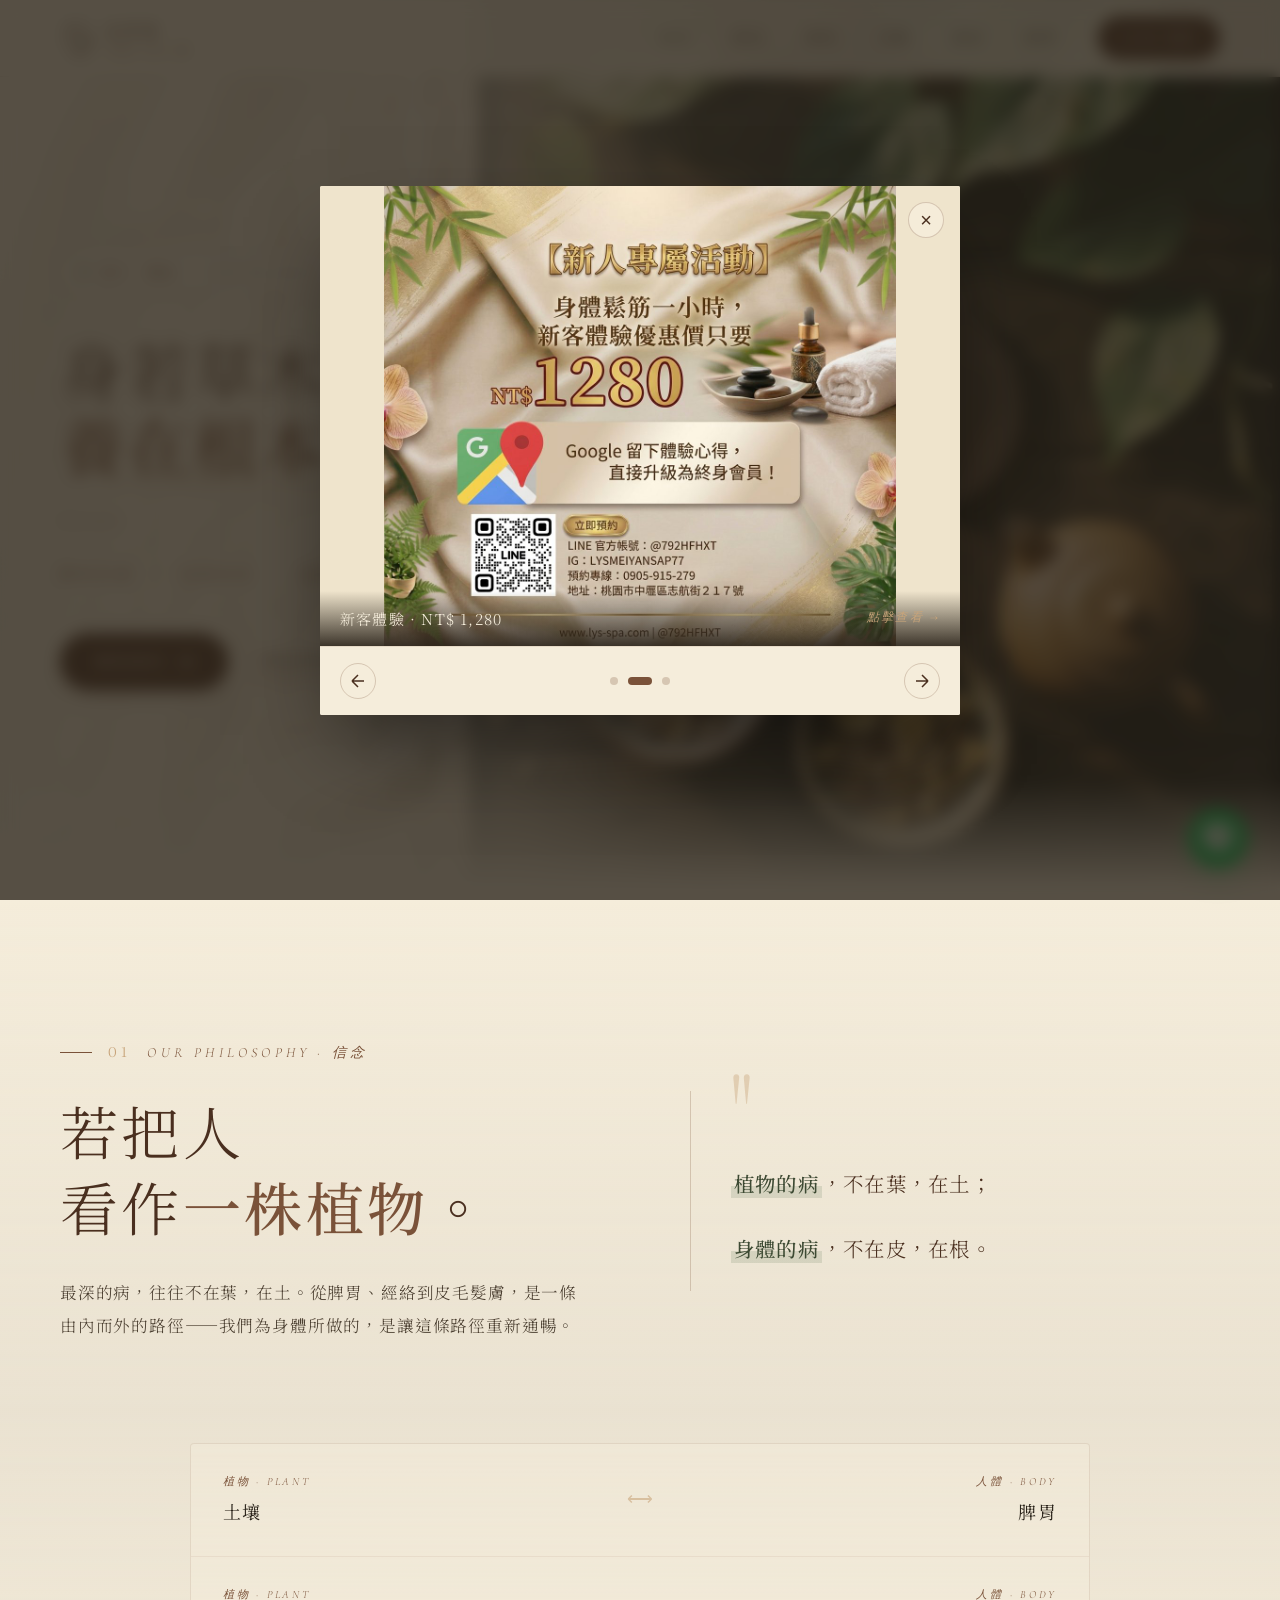
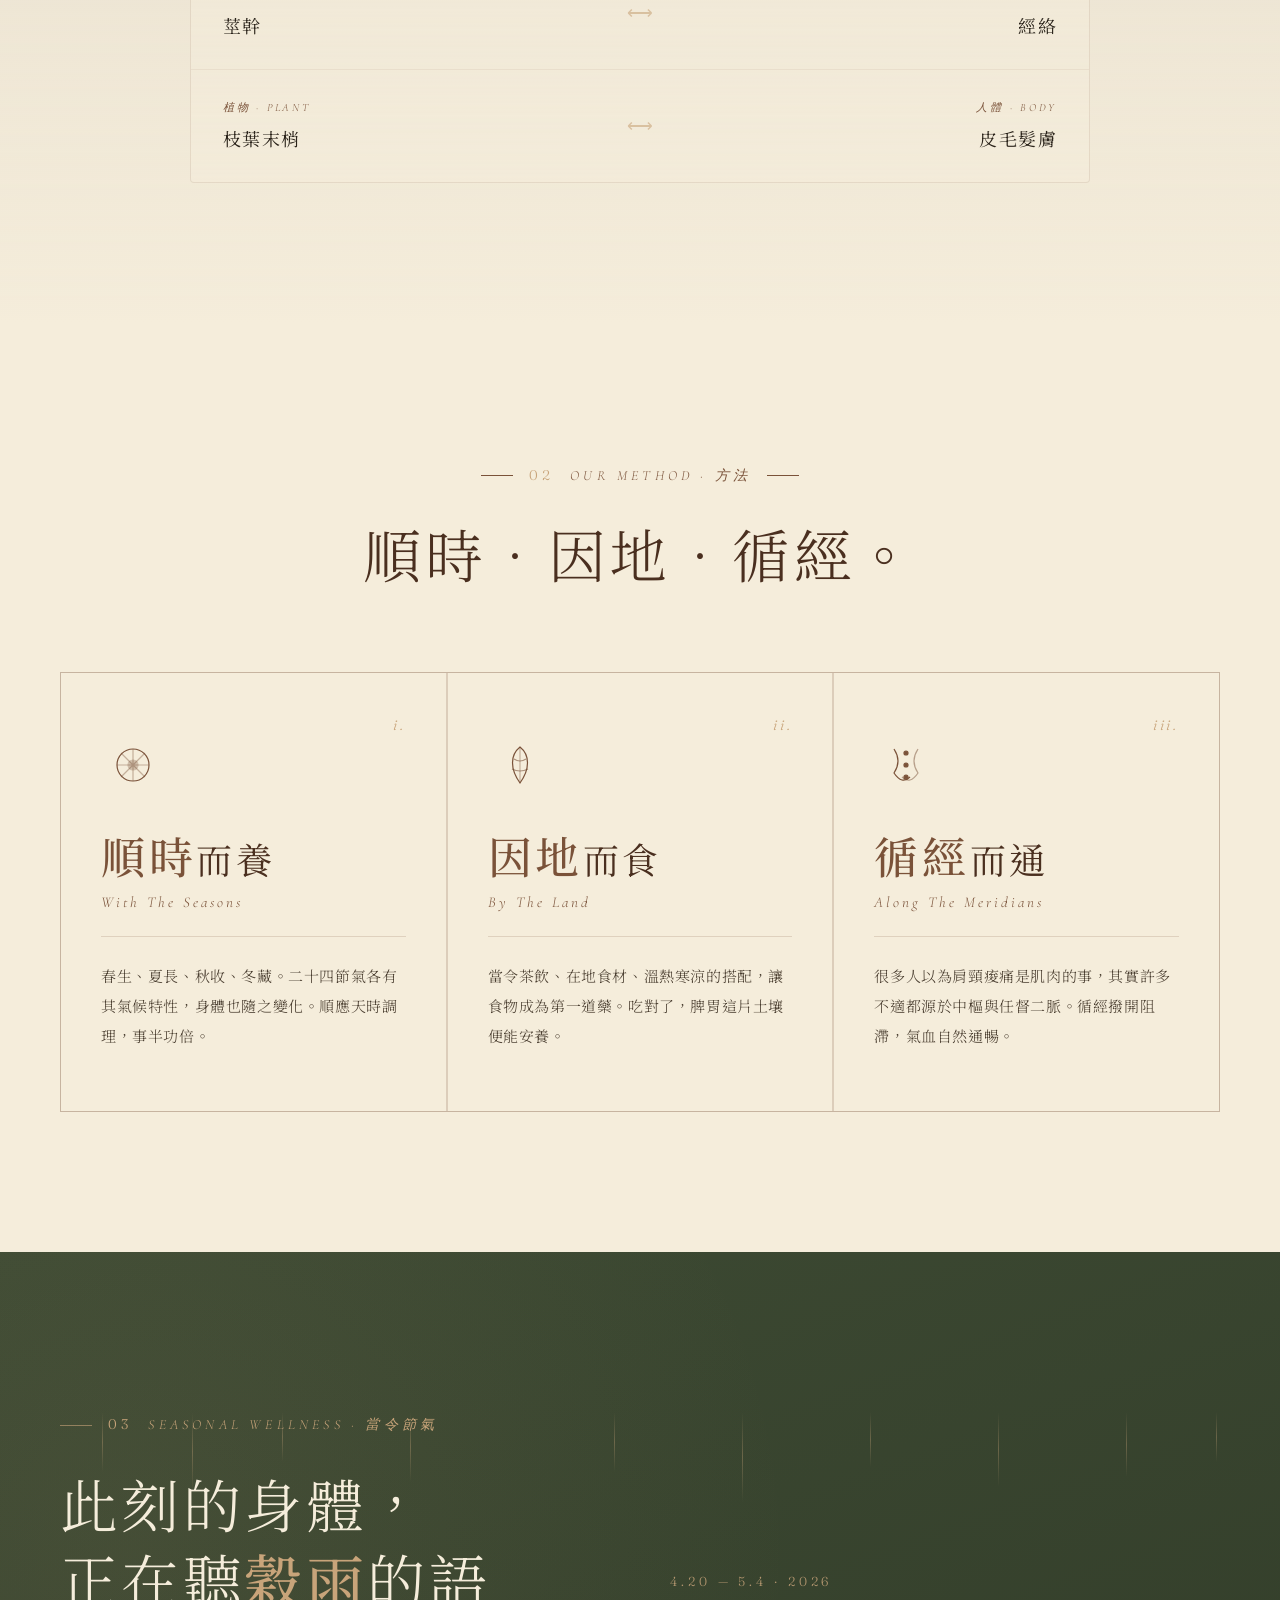
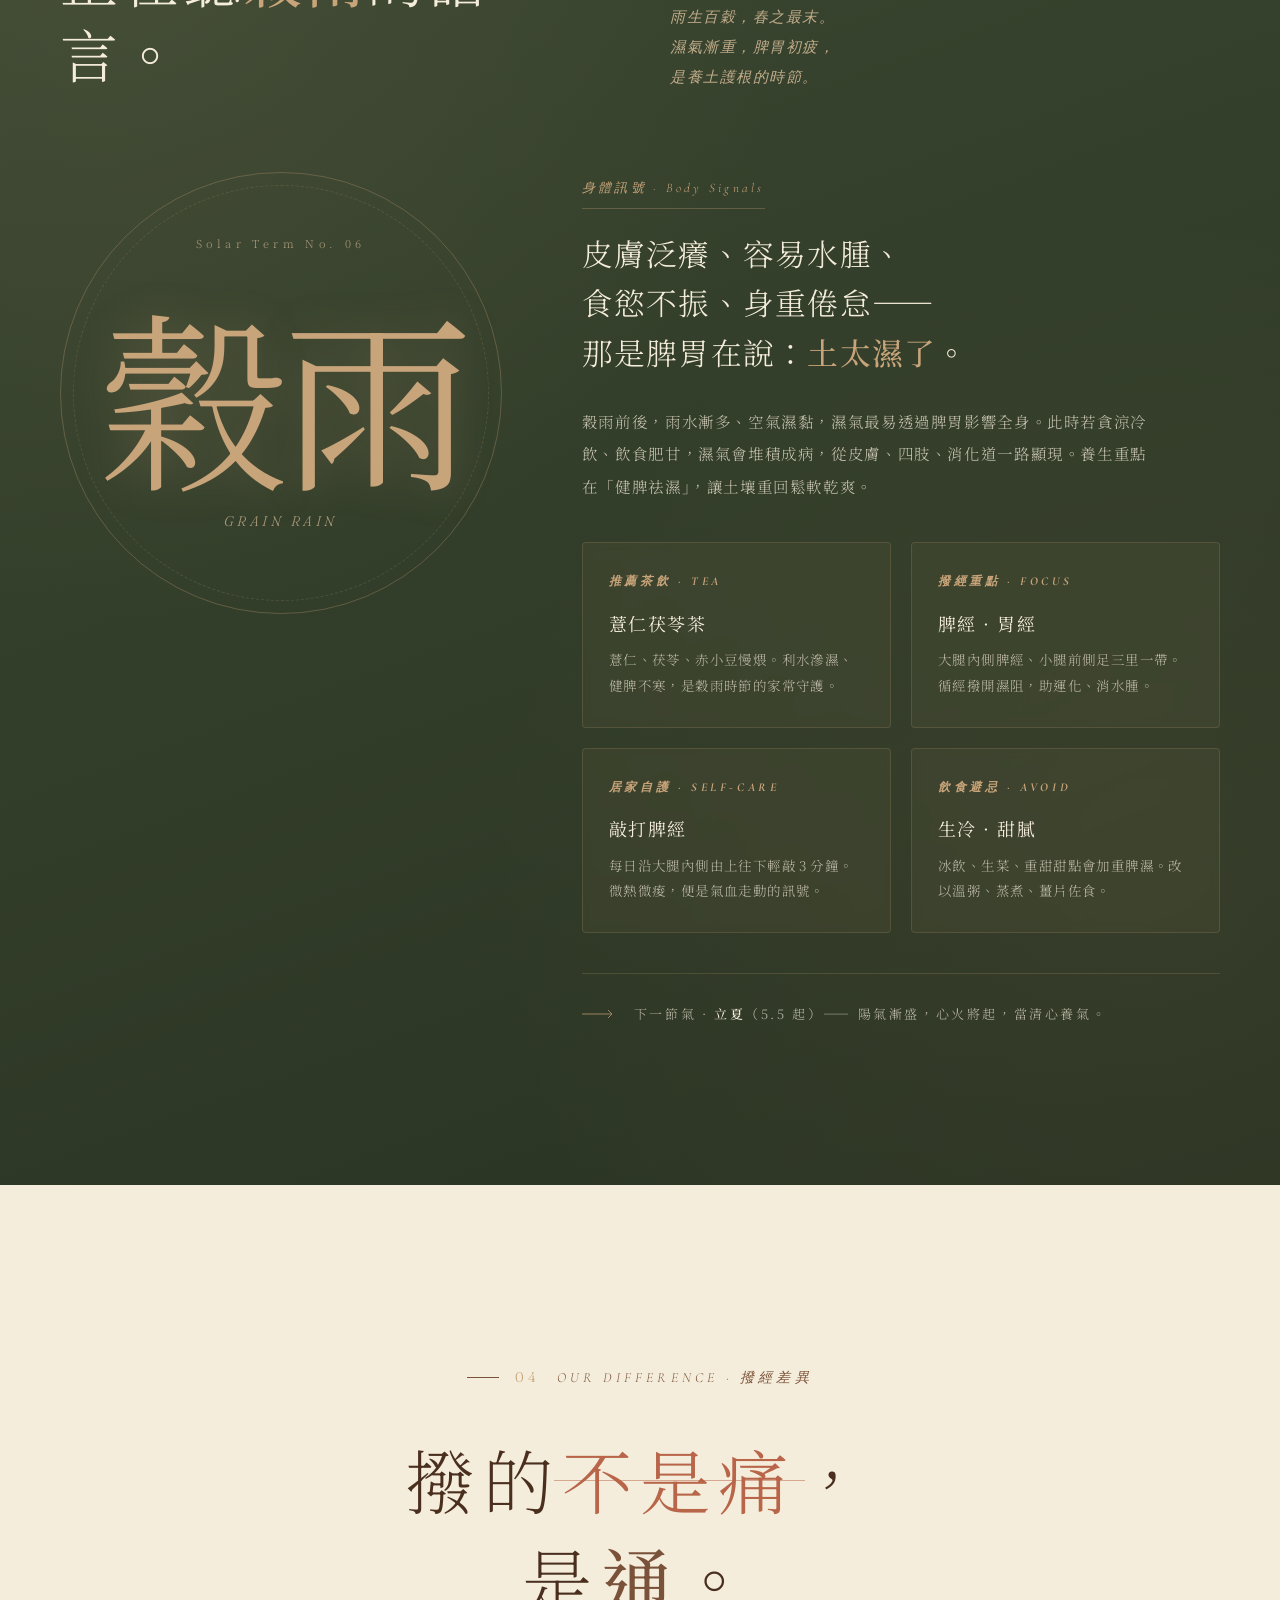
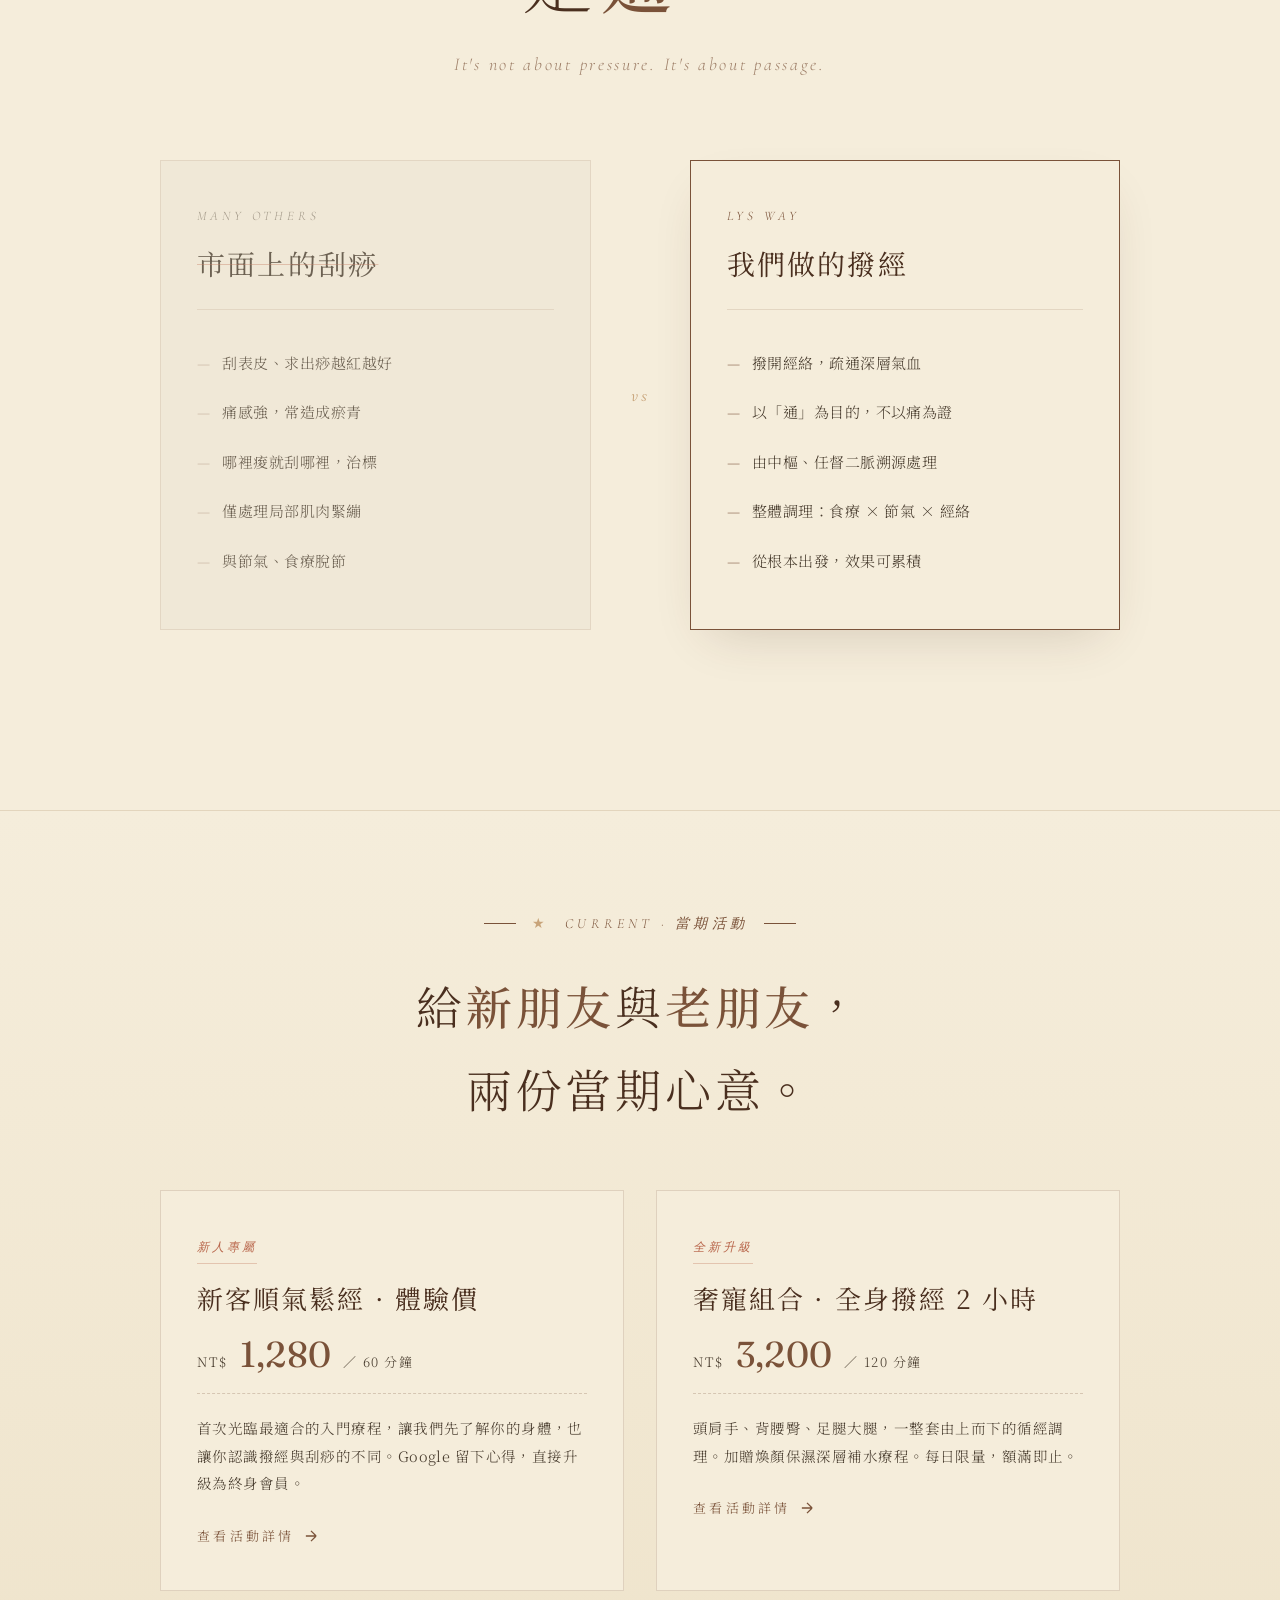
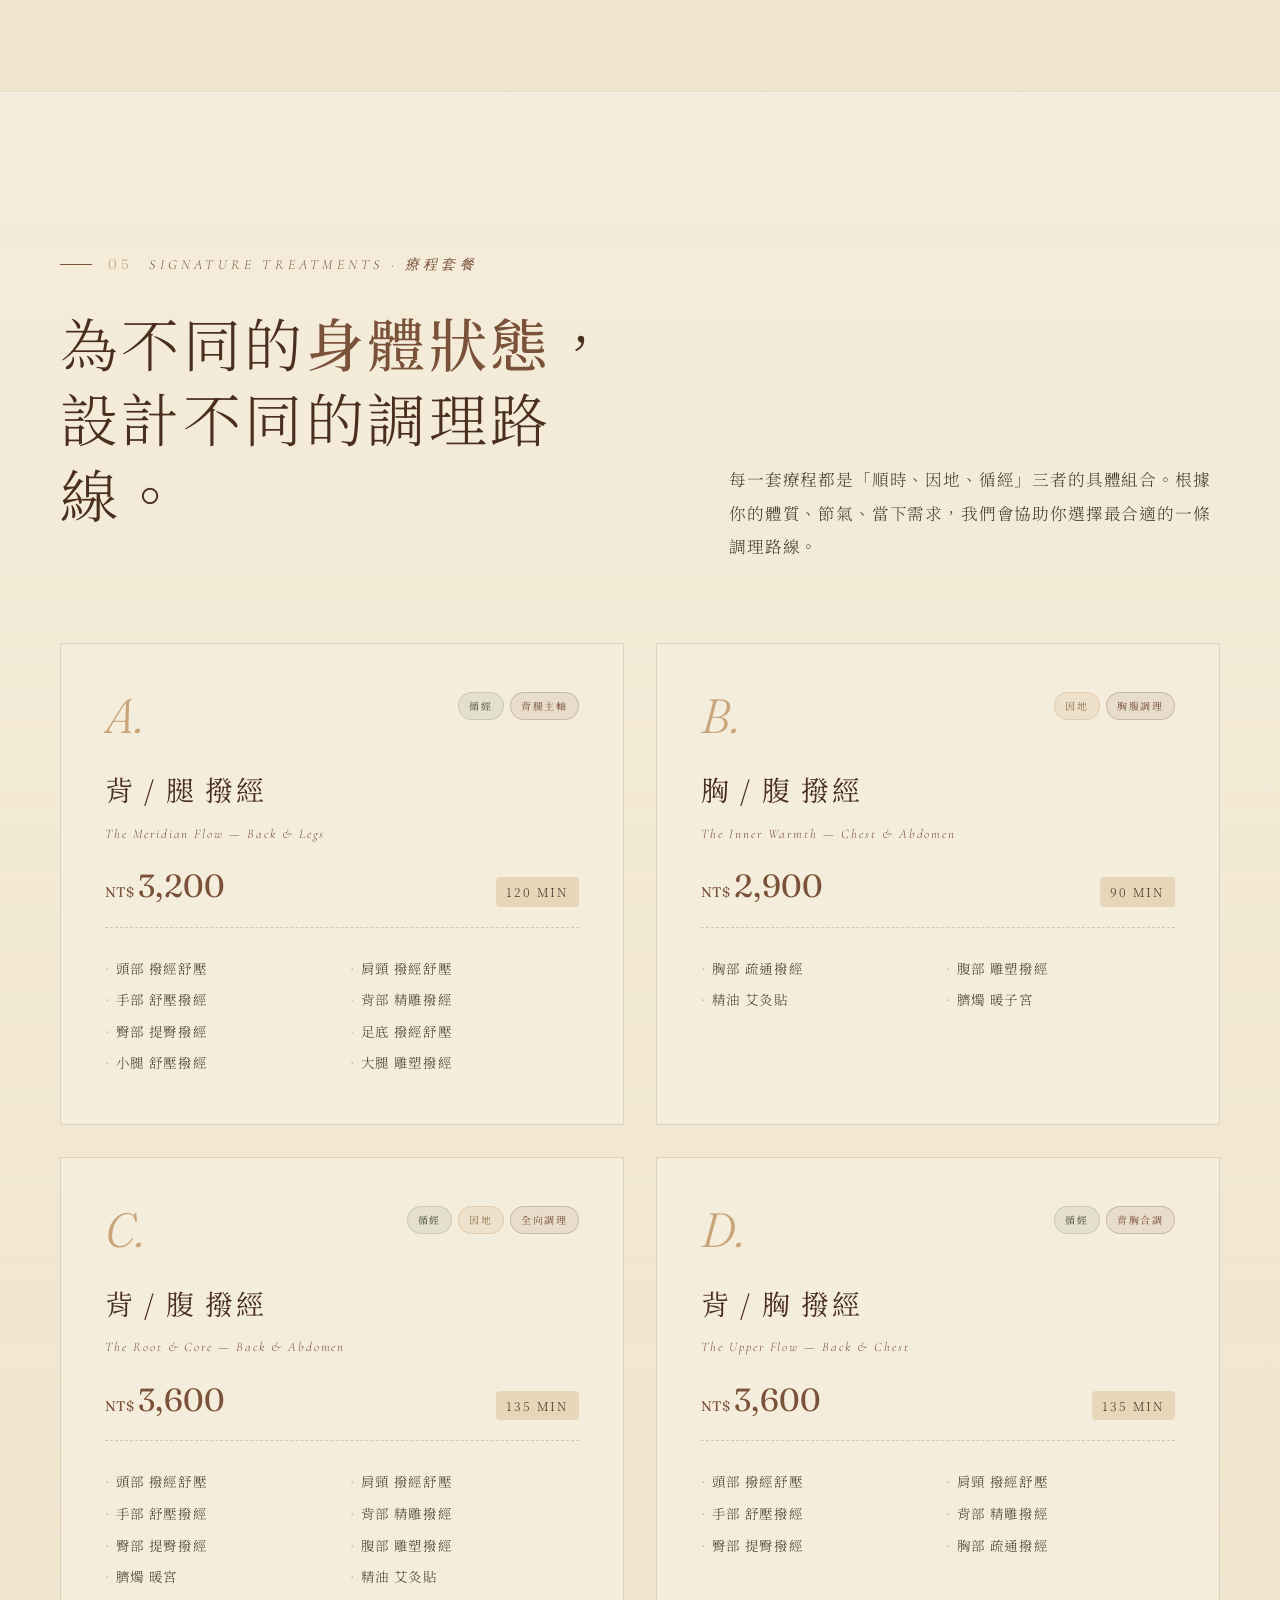
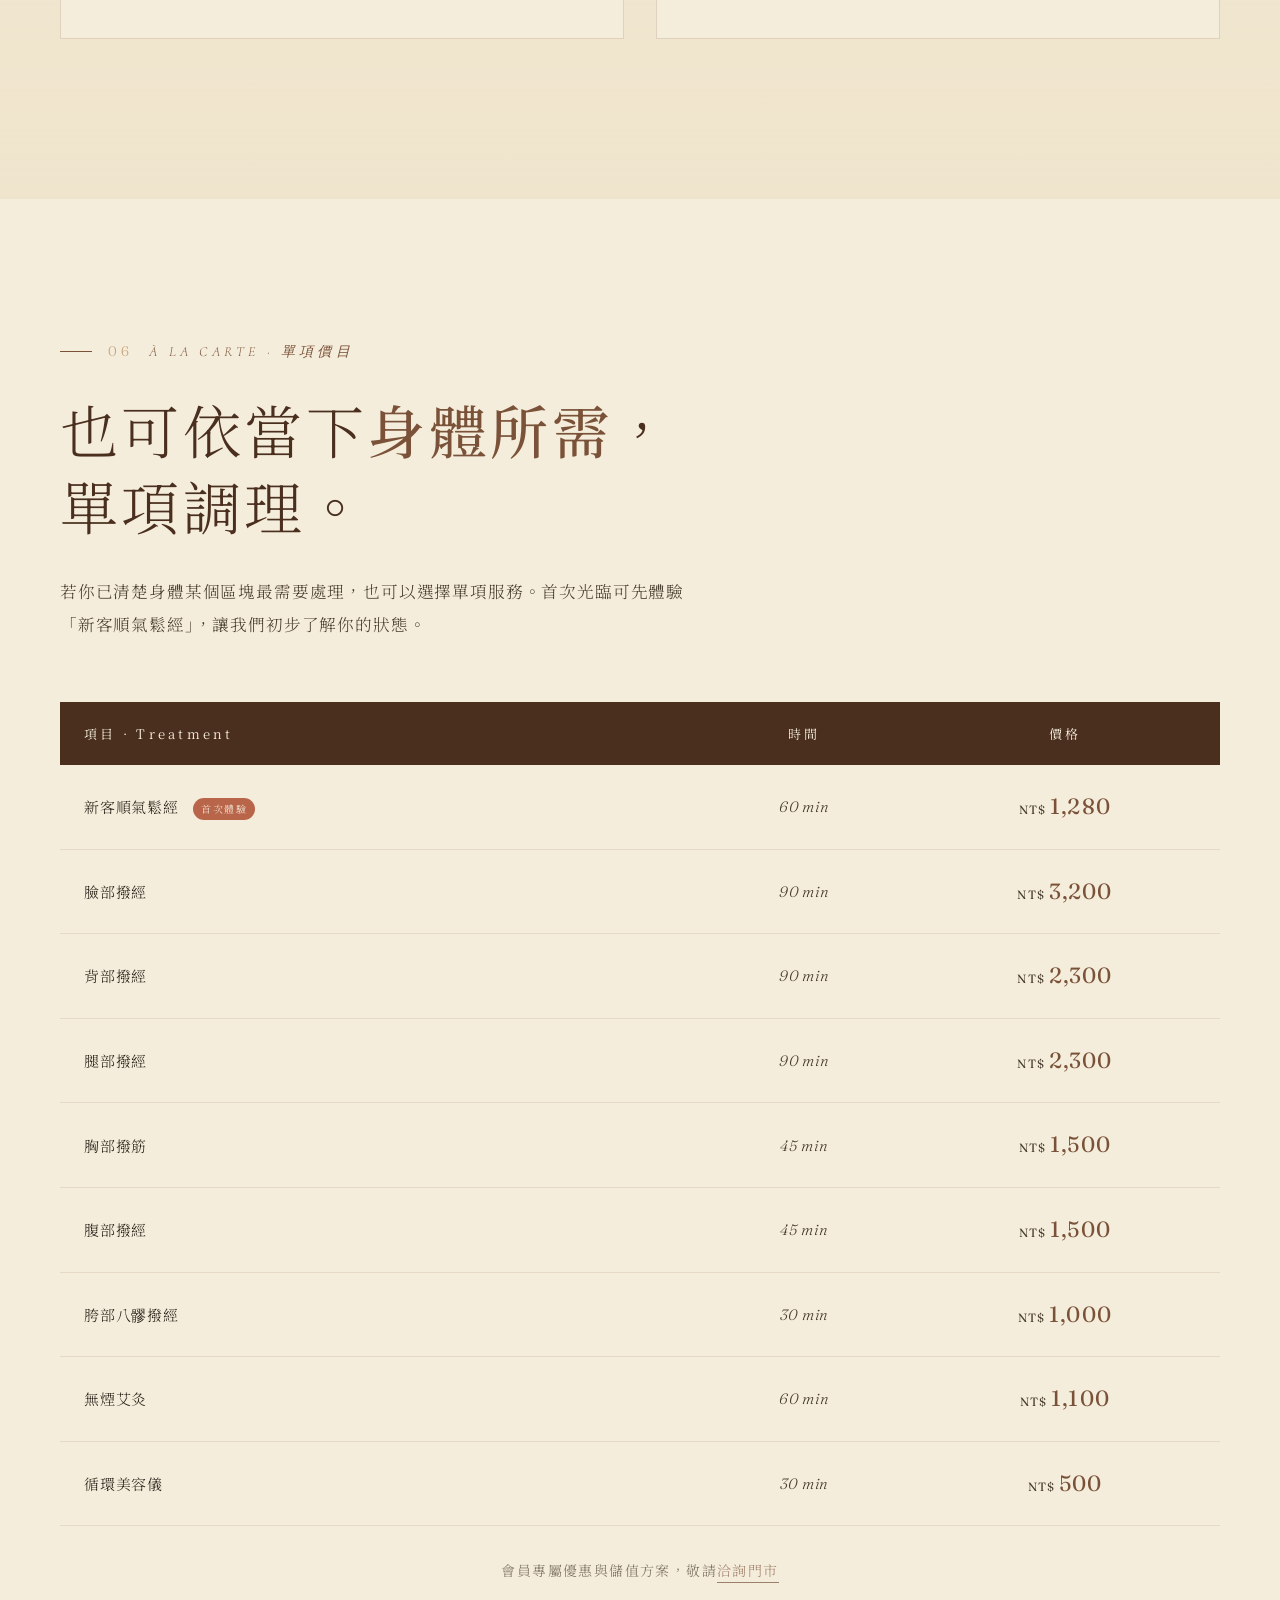
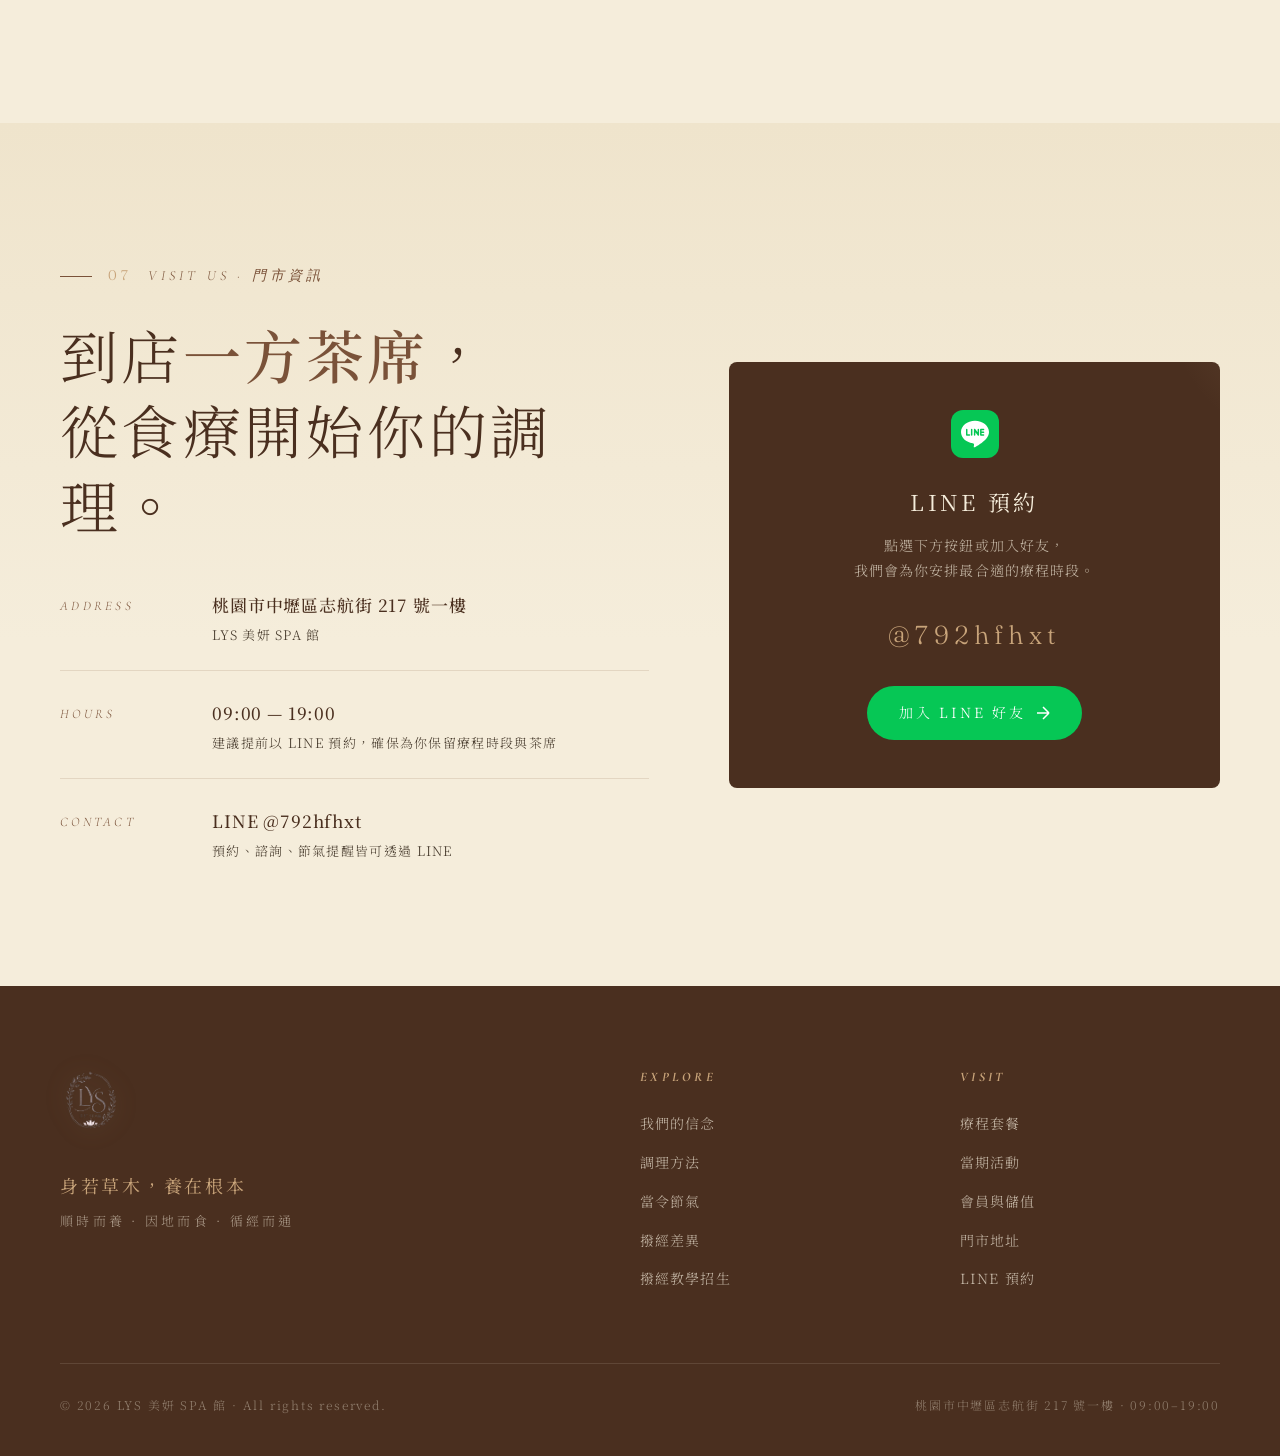
<file: index.html>
<!DOCTYPE html>
<html lang="zh-Hant">
<head>
<meta charset="UTF-8">
<meta name="viewport" content="width=device-width, initial-scale=1.0">
<title>LYS 美妍 SPA 館 — 身若草木，養在根本</title>
<meta name="description" content="結合食療、節氣、經絡的療癒撥經。順時而養，因地而食，循經而通。">
<link rel="preconnect" href="https://fonts.googleapis.com">
<link rel="preconnect" href="https://fonts.gstatic.com" crossorigin>
<link href="https://fonts.googleapis.com/css2?family=Noto+Serif+TC:wght@300;400;500;600;700;900&family=Fraunces:ital,opsz,wght@0,9..144,300;0,9..144,400;0,9..144,500;0,9..144,600;1,9..144,300;1,9..144,400&family=Cormorant+Garamond:ital,wght@0,300;0,400;0,500;1,300;1,400&display=swap" rel="stylesheet">
<link rel="stylesheet" href="styles.css">
</head>
<body>

<!-- ============ NAV ============ -->
<nav>
  <div class="nav-inner">
    <a href="#top" class="nav-logo">
      <img src="assets/logo-brown.png" alt="LYS 美妍 SPA 館">
      <span class="brand-text">
        <span class="brand-en">LYS</span>
        <span class="brand-zh">美妍 SPA 館</span>
      </span>
    </a>
    <div class="nav-links">
      <a href="#philosophy">信念</a>
      <a href="#seasonal">節氣</a>
      <a href="#services">療程</a>
      <a href="promotions.html">活動</a>
      <a href="membership.html">會員</a>
      <a href="academy.html">教學</a>
      <a href="https://line.me/R/ti/p/@792hfhxt" class="nav-cta">LINE 預約</a>
    </div>
    <button class="mobile-toggle" aria-label="選單">
      <span></span><span></span><span></span>
    </button>
  </div>
</nav>

<!-- ============ HERO ============ -->
<section class="hero" id="top">
  <div class="hero-bg"></div>
  <div class="hero-overlay"></div>

  <div class="container">
    <div class="hero-content">
      <div class="season-tag">
        <span class="season-tag-dot"></span>
        <span class="ch">當令 · 穀雨</span>
        <span class="sep">·</span>
        <span class="en">Grain Rain Season</span>
      </div>

      <h1>身若草木<span class="comma">，</span><br><span class="em">養在根本</span>。</h1>

      <div class="hero-divider"></div>

      <p class="hero-sub">順時而養 &nbsp;·&nbsp; 因地而食 &nbsp;·&nbsp; 循經而通</p>

      <div class="hero-cta-group">
        <a href="#services" class="btn-primary">
          療程預約
          <svg width="14" height="14" viewBox="0 0 14 14" fill="none"><path d="M1 7H13M13 7L7 1M13 7L7 13" stroke="currentColor" stroke-width="1.5"/></svg>
        </a>
        <a href="#philosophy" class="btn-ghost">了解我們的信念</a>
      </div>
    </div>
  </div>
</section>

<!-- ============ 信念 · Philosophy ============ -->
<section class="philosophy reveal" id="philosophy">
  <div class="container">
    <div class="philosophy-wrap">
      <div>
        <div class="section-label"><span class="num">01</span> Our Philosophy · 信念</div>
        <h2 class="section-title">若把人<br>看作<strong>一株植物</strong>。</h2>
        <div class="section-lead">
          <p>最深的病，往往不在葉，在土。從脾胃、經絡到皮毛髮膚，是一條由內而外的路徑——我們為身體所做的，是讓這條路徑重新通暢。</p>
        </div>
      </div>

      <div class="philosophy-quote">
        <span class="mark">"</span>
        <p><em>植物的病</em>，不在葉，在土；</p>
        <p><em>身體的病</em>，不在皮，在根。</p>
      </div>
    </div>

    <!-- 對照表 -->
    <div class="parallel" style="margin-top: 100px; max-width: 900px; margin-left: auto; margin-right: auto;">
      <div class="parallel-row">
        <div class="parallel-side">
          <span class="tiny">植物 · Plant</span>
          <span class="main">土壤</span>
        </div>
        <span class="parallel-sep">⟷</span>
        <div class="parallel-side right">
          <span class="tiny">人體 · Body</span>
          <span class="main">脾胃</span>
        </div>
      </div>
      <div class="parallel-row">
        <div class="parallel-side">
          <span class="tiny">植物 · Plant</span>
          <span class="main">莖幹</span>
        </div>
        <span class="parallel-sep">⟷</span>
        <div class="parallel-side right">
          <span class="tiny">人體 · Body</span>
          <span class="main">經絡</span>
        </div>
      </div>
      <div class="parallel-row">
        <div class="parallel-side">
          <span class="tiny">植物 · Plant</span>
          <span class="main">枝葉末梢</span>
        </div>
        <span class="parallel-sep">⟷</span>
        <div class="parallel-side right">
          <span class="tiny">人體 · Body</span>
          <span class="main">皮毛髮膚</span>
        </div>
      </div>
    </div>
  </div>
</section>

<!-- ============ 方法 · Method ============ -->
<section class="method reveal" id="method">
  <div class="container">
    <div class="method-head">
      <div class="section-label" style="justify-content: center;"><span class="num">02</span> Our Method · 方法</div>
      <h2 class="section-title">順時．因地．循經。</h2>
    </div>

    <div class="method-grid">
      <div class="method-card">
        <div class="icon-wrap">
          <svg width="48" height="48" viewBox="0 0 48 48" fill="none" stroke="currentColor" stroke-width="1.2">
            <circle cx="24" cy="24" r="16"/>
            <path d="M24 8 L24 40 M8 24 L40 24 M12 12 L36 36 M36 12 L12 36" opacity="0.4"/>
            <circle cx="24" cy="24" r="5" fill="currentColor" opacity="0.3"/>
          </svg>
        </div>
        <div class="num">i.</div>
        <div class="ch"><strong>順時</strong>而養</div>
        <div class="en">With The Seasons</div>
        <p class="desc">春生、夏長、秋收、冬藏。二十四節氣各有其氣候特性，身體也隨之變化。順應天時調理，事半功倍。</p>
      </div>

      <div class="method-card">
        <div class="icon-wrap">
          <svg width="48" height="48" viewBox="0 0 48 48" fill="none" stroke="currentColor" stroke-width="1.2">
            <path d="M24 6 C 14 14, 14 28, 24 42 C 34 28, 34 14, 24 6 Z"/>
            <path d="M24 6 L24 42" opacity="0.4"/>
            <path d="M18 18 Q24 22 30 18" opacity="0.6"/>
            <path d="M16 28 Q24 32 32 28" opacity="0.6"/>
          </svg>
        </div>
        <div class="num">ii.</div>
        <div class="ch"><strong>因地</strong>而食</div>
        <div class="en">By The Land</div>
        <p class="desc">當令茶飲、在地食材、溫熱寒涼的搭配，讓食物成為第一道藥。吃對了，脾胃這片土壤便能安養。</p>
      </div>

      <div class="method-card">
        <div class="icon-wrap">
          <svg width="48" height="48" viewBox="0 0 48 48" fill="none" stroke="currentColor" stroke-width="1.2">
            <path d="M12 8 Q20 20 12 32 Q20 44 28 36" />
            <path d="M36 8 Q28 20 36 32 Q28 44 20 36" opacity="0.5"/>
            <circle cx="24" cy="12" r="2" fill="currentColor"/>
            <circle cx="24" cy="24" r="2" fill="currentColor"/>
            <circle cx="24" cy="36" r="2" fill="currentColor"/>
          </svg>
        </div>
        <div class="num">iii.</div>
        <div class="ch"><strong>循經</strong>而通</div>
        <div class="en">Along The Meridians</div>
        <p class="desc">很多人以為肩頸痠痛是肌肉的事，其實許多不適都源於中樞與任督二脈。循經撥開阻滯，氣血自然通暢。</p>
      </div>
    </div>
  </div>
</section>

<!-- ============ 當令節氣 · Seasonal ============ -->
<section class="seasonal reveal" id="seasonal">
  <!-- 雨絲 -->
  <div class="rain-drop" style="left: 8%; height: 60px; animation-delay: 0s;"></div>
  <div class="rain-drop" style="left: 15%; height: 80px; animation-delay: 0.8s;"></div>
  <div class="rain-drop" style="left: 22%; height: 50px; animation-delay: 1.2s;"></div>
  <div class="rain-drop" style="left: 32%; height: 70px; animation-delay: 0.4s;"></div>
  <div class="rain-drop" style="left: 48%; height: 60px; animation-delay: 1.6s;"></div>
  <div class="rain-drop" style="left: 58%; height: 90px; animation-delay: 0.2s;"></div>
  <div class="rain-drop" style="left: 68%; height: 55px; animation-delay: 1.4s;"></div>
  <div class="rain-drop" style="left: 78%; height: 75px; animation-delay: 0.6s;"></div>
  <div class="rain-drop" style="left: 88%; height: 65px; animation-delay: 1s;"></div>
  <div class="rain-drop" style="left: 95%; height: 50px; animation-delay: 1.8s;"></div>

  <div class="container seasonal-inner">
    <div class="seasonal-head">
      <div>
        <div class="section-label"><span class="num">03</span> Seasonal Wellness · 當令節氣</div>
        <h2 class="section-title">此刻的身體，<br>正在聽<strong>穀雨</strong>的語言。</h2>
      </div>
      <div class="current-season-note">
        <span class="date">4.20 — 5.4 · 2026</span>
        雨生百穀，春之最末。<br>
        濕氣漸重，脾胃初疲，<br>
        是養土護根的時節。
      </div>
    </div>

    <div class="season-main">
      <div class="season-visual">
        <div class="season-seal"></div>
        <span class="season-meta">Solar Term No. 06</span>
        <div class="season-char">穀<span class="rain">雨</span></div>
        <span class="season-subchar">GRAIN RAIN</span>
      </div>

      <div class="season-content">
        <span class="tag">身體訊號 · Body Signals</span>
        <h3>皮膚泛癢、容易水腫、<br>食慾不振、身重倦怠——<br>那是脾胃在說：<strong>土太濕了</strong>。</h3>
        <p>穀雨前後，雨水漸多、空氣濕黏，濕氣最易透過脾胃影響全身。此時若貪涼冷飲、飲食肥甘，濕氣會堆積成病，從皮膚、四肢、消化道一路顯現。養生重點在「健脾祛濕」，讓土壤重回鬆軟乾爽。</p>

        <div class="season-cards">
          <div class="season-card">
            <h4>推薦茶飲 · Tea</h4>
            <div class="big">薏仁茯苓茶</div>
            <p>薏仁、茯苓、赤小豆慢煨。利水滲濕、健脾不寒，是穀雨時節的家常守護。</p>
          </div>
          <div class="season-card">
            <h4>撥經重點 · Focus</h4>
            <div class="big">脾經 · 胃經</div>
            <p>大腿內側脾經、小腿前側足三里一帶。循經撥開濕阻，助運化、消水腫。</p>
          </div>
          <div class="season-card">
            <h4>居家自護 · Self-care</h4>
            <div class="big">敲打脾經</div>
            <p>每日沿大腿內側由上往下輕敲 3 分鐘。微熱微痠，便是氣血走動的訊號。</p>
          </div>
          <div class="season-card">
            <h4>飲食避忌 · Avoid</h4>
            <div class="big">生冷 · 甜膩</div>
            <p>冰飲、生菜、重甜甜點會加重脾濕。改以溫粥、蒸煮、薑片佐食。</p>
          </div>
        </div>

        <div class="season-next">
          <svg class="arrow" width="32" height="10" viewBox="0 0 32 10" fill="none">
            <path d="M0 5H30M30 5L26 1M30 5L26 9" stroke="currentColor" stroke-width="1"/>
          </svg>
          <span class="text">下一節氣 · <strong>立夏</strong>（5.5 起）—— 陽氣漸盛，心火將起，當清心養氣。</span>
        </div>
      </div>
    </div>
  </div>
</section>

<!-- ============ 撥經差異 · Kicker ============ -->
<section class="kicker reveal" id="difference">
  <div class="container">
    <p class="section-label" style="justify-content: center; margin-bottom: 40px;"><span class="num">04</span> Our Difference · 撥經差異</p>
    <h2 class="kicker-line">撥的<span class="flip">不是痛</span>，<br>是<span class="focus">通</span>。</h2>
    <p class="kicker-en">It's not about pressure. It's about passage.</p>

    <div class="compare">
      <div class="compare-col other">
        <div class="compare-label">MANY OTHERS</div>
        <h3 class="compare-title">市面上的刮痧</h3>
        <ul class="compare-list">
          <li>刮表皮、求出痧越紅越好</li>
          <li>痛感強，常造成瘀青</li>
          <li>哪裡痠就刮哪裡，治標</li>
          <li>僅處理局部肌肉緊繃</li>
          <li>與節氣、食療脫節</li>
        </ul>
      </div>

      <div class="compare-arrow">vs</div>

      <div class="compare-col ours">
        <div class="compare-label">LYS WAY</div>
        <h3 class="compare-title">我們做的撥經</h3>
        <ul class="compare-list">
          <li>撥開經絡，疏通深層氣血</li>
          <li>以「通」為目的，不以痛為證</li>
          <li>由中樞、任督二脈溯源處理</li>
          <li>整體調理：食療 × 節氣 × 經絡</li>
          <li>從根本出發，效果可累積</li>
        </ul>
      </div>
    </div>
  </div>
</section>

<!-- ============ 當期活動導流 ============ -->
<section class="promo-strip reveal">
  <div class="container">
    <div class="promo-strip-head">
      <div class="section-label"><span class="num">★</span> Current · 當期活動</div>
      <h2>給<strong>新朋友</strong>與<strong>老朋友</strong>，<br>兩份當期心意。</h2>
    </div>

    <div class="promo-cards">
      <a href="promotions.html#new-customer" class="promo-card">
        <span class="eyebrow">新人專屬</span>
        <h3>新客順氣鬆經 · 體驗價</h3>
        <div class="price-line">
          <span class="currency">NT$</span>
          <span class="amount">1,280</span>
          <span class="detail">／ 60 分鐘</span>
        </div>
        <p>首次光臨最適合的入門療程，讓我們先了解你的身體，也讓你認識撥經與刮痧的不同。Google 留下心得，直接升級為終身會員。</p>
        <span class="more">查看活動詳情 <svg width="12" height="12" viewBox="0 0 14 14" fill="none"><path d="M1 7H13M13 7L7 1M13 7L7 13" stroke="currentColor" stroke-width="1.5"/></svg></span>
      </a>

      <a href="promotions.html#luxury" class="promo-card">
        <span class="eyebrow">全新升級</span>
        <h3>奢寵組合 · 全身撥經 2 小時</h3>
        <div class="price-line">
          <span class="currency">NT$</span>
          <span class="amount">3,200</span>
          <span class="detail">／ 120 分鐘</span>
        </div>
        <p>頭肩手、背腰臀、足腿大腿，一整套由上而下的循經調理。加贈煥顏保濕深層補水療程。每日限量，額滿即止。</p>
        <span class="more">查看活動詳情 <svg width="12" height="12" viewBox="0 0 14 14" fill="none"><path d="M1 7H13M13 7L7 1M13 7L7 13" stroke="currentColor" stroke-width="1.5"/></svg></span>
      </a>
    </div>
  </div>
</section>

<!-- ============ 服務套餐 · Services ============ -->
<section class="services reveal" id="services">
  <div class="container">
    <div class="service-head">
      <div>
        <div class="section-label"><span class="num">05</span> Signature Treatments · 療程套餐</div>
        <h2 class="section-title">為不同的<strong>身體狀態</strong>，<br>設計不同的調理路線。</h2>
      </div>
      <div class="section-lead">
        <p>每一套療程都是「順時、因地、循經」三者的具體組合。根據你的體質、節氣、當下需求，我們會協助你選擇最合適的一條調理路線。</p>
      </div>
    </div>

    <div class="services-grid">
      <!-- A 套餐 -->
      <div class="service-card">
        <div class="service-head-row">
          <span class="service-letter">A.</span>
          <div class="service-tags">
            <span class="tag-chip tag-sage">循經</span>
            <span class="tag-chip tag-earth">背腿主軸</span>
          </div>
        </div>
        <h3 class="service-title">背 / 腿 撥經</h3>
        <p class="service-sub">The Meridian Flow — Back &amp; Legs</p>
        <div class="service-price">
          <span class="member"><span class="unit">NT$</span>3,200</span>
          <span class="duration">120 MIN</span>
        </div>
        <div class="service-items">
          <div>頭部 撥經舒壓</div>
          <div>肩頸 撥經舒壓</div>
          <div>手部 舒壓撥經</div>
          <div>背部 精雕撥經</div>
          <div>臀部 提臀撥經</div>
          <div>足底 撥經舒壓</div>
          <div>小腿 舒壓撥經</div>
          <div>大腿 雕塑撥經</div>
        </div>
      </div>

      <!-- B 套餐 -->
      <div class="service-card">
        <div class="service-head-row">
          <span class="service-letter">B.</span>
          <div class="service-tags">
            <span class="tag-chip tag-gold">因地</span>
            <span class="tag-chip tag-earth">胸腹調理</span>
          </div>
        </div>
        <h3 class="service-title">胸 / 腹 撥經</h3>
        <p class="service-sub">The Inner Warmth — Chest &amp; Abdomen</p>
        <div class="service-price">
          <span class="member"><span class="unit">NT$</span>2,900</span>
          <span class="duration">90 MIN</span>
        </div>
        <div class="service-items">
          <div>胸部 疏通撥經</div>
          <div>腹部 雕塑撥經</div>
          <div>精油 艾灸貼</div>
          <div>臍燭 暖子宮</div>
        </div>
      </div>

      <!-- C 套餐 -->
      <div class="service-card">
        <div class="service-head-row">
          <span class="service-letter">C.</span>
          <div class="service-tags">
            <span class="tag-chip tag-sage">循經</span>
            <span class="tag-chip tag-gold">因地</span>
            <span class="tag-chip tag-earth">全向調理</span>
          </div>
        </div>
        <h3 class="service-title">背 / 腹 撥經</h3>
        <p class="service-sub">The Root &amp; Core — Back &amp; Abdomen</p>
        <div class="service-price">
          <span class="member"><span class="unit">NT$</span>3,600</span>
          <span class="duration">135 MIN</span>
        </div>
        <div class="service-items">
          <div>頭部 撥經舒壓</div>
          <div>肩頸 撥經舒壓</div>
          <div>手部 舒壓撥經</div>
          <div>背部 精雕撥經</div>
          <div>臀部 提臀撥經</div>
          <div>腹部 雕塑撥經</div>
          <div>臍燭 暖宮</div>
          <div>精油 艾灸貼</div>
        </div>
      </div>

      <!-- D 套餐 -->
      <div class="service-card">
        <div class="service-head-row">
          <span class="service-letter">D.</span>
          <div class="service-tags">
            <span class="tag-chip tag-sage">循經</span>
            <span class="tag-chip tag-earth">背胸合調</span>
          </div>
        </div>
        <h3 class="service-title">背 / 胸 撥經</h3>
        <p class="service-sub">The Upper Flow — Back &amp; Chest</p>
        <div class="service-price">
          <span class="member"><span class="unit">NT$</span>3,600</span>
          <span class="duration">135 MIN</span>
        </div>
        <div class="service-items">
          <div>頭部 撥經舒壓</div>
          <div>肩頸 撥經舒壓</div>
          <div>手部 舒壓撥經</div>
          <div>背部 精雕撥經</div>
          <div>臀部 提臀撥經</div>
          <div>胸部 疏通撥經</div>
        </div>
      </div>
    </div>
  </div>
</section>

<!-- ============ 單項價目 · Pricelist ============ -->
<section class="pricelist reveal">
  <div class="container">
    <div class="pricelist-head">
      <div class="section-label"><span class="num">06</span> À La Carte · 單項價目</div>
      <h2 class="section-title">也可依當下<strong>身體所需</strong>，<br>單項調理。</h2>
      <p class="section-lead" style="margin-top: 20px;">若你已清楚身體某個區塊最需要處理，也可以選擇單項服務。首次光臨可先體驗「新客順氣鬆經」，讓我們初步了解你的狀態。</p>
    </div>

    <table class="price-table">
      <thead>
        <tr>
          <th style="width: 55%;">項目 · Treatment</th>
          <th>時間</th>
          <th>價格</th>
        </tr>
      </thead>
      <tbody>
        <tr>
          <td>新客順氣鬆經 <span class="badge-new">首次體驗</span></td>
          <td class="duration">60 min</td>
          <td class="member"><span class="unit">NT$</span>1,280</td>
        </tr>
        <tr>
          <td>臉部撥經</td>
          <td class="duration">90 min</td>
          <td class="member"><span class="unit">NT$</span>3,200</td>
        </tr>
        <tr>
          <td>背部撥經</td>
          <td class="duration">90 min</td>
          <td class="member"><span class="unit">NT$</span>2,300</td>
        </tr>
        <tr>
          <td>腿部撥經</td>
          <td class="duration">90 min</td>
          <td class="member"><span class="unit">NT$</span>2,300</td>
        </tr>
        <tr>
          <td>胸部撥筋</td>
          <td class="duration">45 min</td>
          <td class="member"><span class="unit">NT$</span>1,500</td>
        </tr>
        <tr>
          <td>腹部撥經</td>
          <td class="duration">45 min</td>
          <td class="member"><span class="unit">NT$</span>1,500</td>
        </tr>
        <tr>
          <td>胯部八髎撥經</td>
          <td class="duration">30 min</td>
          <td class="member"><span class="unit">NT$</span>1,000</td>
        </tr>
        <tr>
          <td>無煙艾灸</td>
          <td class="duration">60 min</td>
          <td class="member"><span class="unit">NT$</span>1,100</td>
        </tr>
        <tr>
          <td>循環美容儀</td>
          <td class="duration">30 min</td>
          <td class="member"><span class="unit">NT$</span>500</td>
        </tr>
      </tbody>
    </table>
    <p style="text-align: center; margin-top: 32px; font-size: 14px; color: var(--ink-soft); letter-spacing: 0.1em; opacity: 0.7;">
      會員專屬優惠與儲值方案，敬請<a href="membership.html" style="color: var(--earth); border-bottom: 1px solid var(--earth); padding-bottom: 2px; text-decoration: none;">洽詢門市</a>
    </p>
  </div>
</section>

<!-- ============ 門市 · Visit ============ -->
<section class="visit reveal" id="visit">
  <div class="container">
    <div class="visit-wrap">
      <div class="visit-info">
        <div class="section-label"><span class="num">07</span> Visit Us · 門市資訊</div>
        <h2 class="section-title">到店<strong>一方茶席</strong>，<br>從食療開始你的調理。</h2>

        <div class="visit-details">
          <div class="visit-row">
            <span class="k">Address</span>
            <span class="v">
              <strong>桃園市中壢區志航街 217 號一樓</strong>
              <span class="small">LYS 美妍 SPA 館</span>
            </span>
          </div>
          <div class="visit-row">
            <span class="k">Hours</span>
            <span class="v">
              <strong>09:00 — 19:00</strong>
              <span class="small">建議提前以 LINE 預約，確保為你保留療程時段與茶席</span>
            </span>
          </div>
          <div class="visit-row">
            <span class="k">Contact</span>
            <span class="v">
              <strong>LINE @792hfhxt</strong>
              <span class="small">預約、諮詢、節氣提醒皆可透過 LINE</span>
            </span>
          </div>
        </div>
      </div>

      <div class="line-card">
        <div class="line-icon">
          <svg width="28" height="28" viewBox="0 0 24 24" fill="white"><path d="M19.365 9.863c.349 0 .63.285.631.631 0 .345-.281.63-.63.63H17.61v1.125h1.755c.349 0 .63.283.63.63 0 .344-.281.629-.63.629h-2.386c-.345 0-.627-.285-.627-.629V8.108c0-.345.282-.63.63-.63h2.386c.346 0 .627.285.627.63 0 .349-.281.63-.63.63H17.61v1.125h1.755zm-3.855 3.016c0 .27-.174.51-.432.596-.064.021-.133.031-.199.031-.211 0-.391-.09-.51-.25L12.31 10.6v2.326c0 .346-.279.629-.631.629-.346 0-.626-.283-.626-.629V8.108c0-.27.173-.51.43-.595.06-.023.136-.033.194-.033.195 0 .375.104.495.254l2.064 2.79V8.108c0-.345.282-.63.63-.63.345 0 .63.285.63.63v4.771zm-5.741 0c0 .346-.282.629-.631.629-.345 0-.627-.283-.627-.629V8.108c0-.345.282-.63.63-.63.346 0 .628.285.628.63v4.771zm-2.466.629H4.917c-.345 0-.63-.283-.63-.629V8.108c0-.345.285-.63.63-.63.348 0 .63.285.63.63v4.141h1.756c.348 0 .629.283.629.63 0 .344-.282.629-.629.629M24 10.314C24 4.943 18.615.572 12 .572S0 4.943 0 10.314c0 4.811 4.27 8.842 10.035 9.608.391.082.923.258 1.058.59.12.301.079.766.038 1.08l-.164 1.02c-.045.301-.24 1.186 1.049.645 1.291-.539 6.916-4.078 9.436-6.975C23.176 14.393 24 12.458 24 10.314"/></svg>
        </div>
        <h4>LINE 預約</h4>
        <p>點選下方按鈕或加入好友，<br>我們會為你安排最合適的療程時段。</p>
        <span class="line-id">@792hfhxt</span>
        <a href="https://line.me/R/ti/p/@792hfhxt" class="line-btn">
          加入 LINE 好友
          <svg width="14" height="14" viewBox="0 0 14 14" fill="none"><path d="M1 7H13M13 7L7 1M13 7L7 13" stroke="white" stroke-width="1.5"/></svg>
        </a>
      </div>
    </div>
  </div>
</section>

<!-- ============ Footer ============ -->
<footer>
  <div class="container">
    <div class="footer-inner">
      <div class="footer-brand">
        <img src="assets/logo-gold.png" alt="LYS">
        <div class="motto">身若草木，養在根本</div>
        <div class="submotto">順時而養 · 因地而食 · 循經而通</div>
      </div>
      <div class="footer-col">
        <h5>Explore</h5>
        <ul>
          <li><a href="#philosophy">我們的信念</a></li>
          <li><a href="#method">調理方法</a></li>
          <li><a href="#seasonal">當令節氣</a></li>
          <li><a href="#difference">撥經差異</a></li>
          <li><a href="academy.html">撥經教學招生</a></li>
        </ul>
      </div>
      <div class="footer-col">
        <h5>Visit</h5>
        <ul>
          <li><a href="#services">療程套餐</a></li>
          <li><a href="promotions.html">當期活動</a></li>
          <li><a href="membership.html">會員與儲值</a></li>
          <li><a href="#visit">門市地址</a></li>
          <li><a href="https://line.me/R/ti/p/@792hfhxt">LINE 預約</a></li>
        </ul>
      </div>
    </div>
    <div class="footer-bottom">
      <span>© 2026 LYS 美妍 SPA 館 · All rights reserved.</span>
      <span>桃園市中壢區志航街 217 號一樓 · 09:00–19:00</span>
    </div>
  </div>
</footer>

<!-- ============ Entry Modal ============ -->
<div class="entry-modal" id="entryModal">
  <div class="modal-overlay"></div>
  <div class="modal-content">
    <button class="modal-close" aria-label="關閉">×</button>
    <div class="modal-slides">
      <!-- Slide 1: 節氣 -->
      <div class="slide slide-season active" data-slide="0">
        <span class="tag">Seasonal · 當令節氣</span>
        <h3>穀雨</h3>
        <div class="date">2026.04.20 — 05.04 · GRAIN RAIN</div>
        <p class="poem">雨生百穀，春之最末。<br>濕氣漸重，<strong>脾胃初疲</strong>。</p>
        <div class="mini-grid">
          <div class="mini-card">
            <h4>推薦茶飲</h4>
            <p>薏仁茯苓茶</p>
          </div>
          <div class="mini-card">
            <h4>撥經重點</h4>
            <p>脾經 · 胃經</p>
          </div>
          <div class="mini-card">
            <h4>居家自護</h4>
            <p>敲打脾經 3 分鐘</p>
          </div>
          <div class="mini-card">
            <h4>飲食避忌</h4>
            <p>生冷 · 甜膩</p>
          </div>
        </div>
        <a href="#seasonal" class="cta-link" data-modal-close>
          查看完整節氣指南
          <svg width="12" height="12" viewBox="0 0 14 14" fill="none"><path d="M1 7H13M13 7L7 1M13 7L7 13" stroke="currentColor" stroke-width="1.5"/></svg>
        </a>
      </div>

      <!-- Slide 2: 新客體驗 -->
      <div class="slide slide-promo" data-slide="1">
        <a href="promotions.html#new-customer" aria-label="新客體驗活動"></a>
        <img src="assets/promo-new-customer.jpg" alt="新客順氣鬆經 1,280 體驗價">
        <div class="promo-footer">
          <span class="title">新客體驗 · NT$ 1,280</span>
          <span class="cta-text">點擊查看 →</span>
        </div>
      </div>

      <!-- Slide 3: 奢寵組合 -->
      <div class="slide slide-promo" data-slide="2">
        <a href="promotions.html#luxury" aria-label="奢寵組合全身撥經活動"></a>
        <img src="assets/promo-luxury.jpg" alt="奢寵組合 全身撥經 2 小時 加贈臉部補水">
        <div class="promo-footer">
          <span class="title">奢寵組合 · NT$ 3,200</span>
          <span class="cta-text">點擊查看 →</span>
        </div>
      </div>
    </div>

    <div class="modal-controls">
      <button class="modal-nav-btn modal-prev" aria-label="上一頁">
        <svg width="14" height="14" viewBox="0 0 14 14" fill="none"><path d="M13 7H1M1 7L7 13M1 7L7 1" stroke="currentColor" stroke-width="1.5"/></svg>
      </button>
      <div class="modal-dots">
        <span class="dot active" data-dot="0"></span>
        <span class="dot" data-dot="1"></span>
        <span class="dot" data-dot="2"></span>
      </div>
      <button class="modal-nav-btn modal-next" aria-label="下一頁">
        <svg width="14" height="14" viewBox="0 0 14 14" fill="none"><path d="M1 7H13M13 7L7 1M13 7L7 13" stroke="currentColor" stroke-width="1.5"/></svg>
      </button>
    </div>
  </div>
</div>

<!-- Floating LINE -->
<a href="https://line.me/R/ti/p/@792hfhxt" class="floating-line" aria-label="LINE 預約">
  <svg width="30" height="30" viewBox="0 0 24 24" fill="white"><path d="M19.365 9.863c.349 0 .63.285.631.631 0 .345-.281.63-.63.63H17.61v1.125h1.755c.349 0 .63.283.63.63 0 .344-.281.629-.63.629h-2.386c-.345 0-.627-.285-.627-.629V8.108c0-.345.282-.63.63-.63h2.386c.346 0 .627.285.627.63 0 .349-.281.63-.63.63H17.61v1.125h1.755zm-3.855 3.016c0 .27-.174.51-.432.596-.064.021-.133.031-.199.031-.211 0-.391-.09-.51-.25L12.31 10.6v2.326c0 .346-.279.629-.631.629-.346 0-.626-.283-.626-.629V8.108c0-.27.173-.51.43-.595.06-.023.136-.033.194-.033.195 0 .375.104.495.254l2.064 2.79V8.108c0-.345.282-.63.63-.63.345 0 .63.285.63.63v4.771zm-5.741 0c0 .346-.282.629-.631.629-.345 0-.627-.283-.627-.629V8.108c0-.345.282-.63.63-.63.346 0 .628.285.628.63v4.771zm-2.466.629H4.917c-.345 0-.63-.283-.63-.629V8.108c0-.345.285-.63.63-.63.348 0 .63.285.63.63v4.141h1.756c.348 0 .629.283.629.63 0 .344-.282.629-.629.629M24 10.314C24 4.943 18.615.572 12 .572S0 4.943 0 10.314c0 4.811 4.27 8.842 10.035 9.608.391.082.923.258 1.058.59.12.301.079.766.038 1.08l-.164 1.02c-.045.301-.24 1.186 1.049.645 1.291-.539 6.916-4.078 9.436-6.975C23.176 14.393 24 12.458 24 10.314"/></svg>
</a>

<script>
  // Scroll reveal
  const observer = new IntersectionObserver((entries) => {
    entries.forEach(entry => {
      if (entry.isIntersecting) {
        entry.target.classList.add('visible');
        observer.unobserve(entry.target);
      }
    });
  }, { threshold: 0.05, rootMargin: '0px 0px -40px 0px' });
  document.querySelectorAll('.reveal').forEach(el => observer.observe(el));

  // Failsafe: force-reveal any element still hidden after 4s (handles fast scrolls, some browsers)
  setTimeout(() => {
    document.querySelectorAll('.reveal:not(.visible)').forEach(el => el.classList.add('visible'));
  }, 4000);

  // Nav scroll
  let lastScroll = 0;
  const nav = document.querySelector('nav');
  window.addEventListener('scroll', () => {
    const current = window.pageYOffset;
    if (current > 40) {
      nav.style.background = 'rgba(245, 237, 219, 0.95)';
      nav.style.boxShadow = '0 1px 3px rgba(74, 47, 31, 0.08)';
    } else {
      nav.style.background = 'rgba(245, 237, 219, 0.88)';
      nav.style.boxShadow = 'none';
    }
    lastScroll = current;
  });

  // ============ Entry Modal Carousel ============
  (function() {
    const modal = document.getElementById('entryModal');
    if (!modal) return;

    const slides = modal.querySelectorAll('.slide');
    const dots = modal.querySelectorAll('.dot');
    const prevBtn = modal.querySelector('.modal-prev');
    const nextBtn = modal.querySelector('.modal-next');
    const closeBtn = modal.querySelector('.modal-close');
    const overlay = modal.querySelector('.modal-overlay');
    let current = 0;
    let autoTimer = null;

    function go(idx) {
      current = (idx + slides.length) % slides.length;
      slides.forEach((s, i) => s.classList.toggle('active', i === current));
      dots.forEach((d, i) => d.classList.toggle('active', i === current));
    }

    function autoplay() {
      clearInterval(autoTimer);
      autoTimer = setInterval(() => go(current + 1), 6000);
    }

    function openModal() {
      modal.classList.add('active');
      document.body.style.overflow = 'hidden';
      autoplay();
    }

    function closeModal() {
      modal.classList.remove('active');
      document.body.style.overflow = '';
      clearInterval(autoTimer);
    }

    prevBtn.addEventListener('click', () => { go(current - 1); autoplay(); });
    nextBtn.addEventListener('click', () => { go(current + 1); autoplay(); });
    dots.forEach(d => d.addEventListener('click', e => { go(parseInt(e.target.dataset.dot)); autoplay(); }));
    closeBtn.addEventListener('click', closeModal);
    overlay.addEventListener('click', closeModal);

    // CTA links in modal close it before navigating
    modal.querySelectorAll('[data-modal-close], .slide-promo a').forEach(link => {
      link.addEventListener('click', closeModal);
    });

    // ESC to close
    document.addEventListener('keydown', e => {
      if (e.key === 'Escape' && modal.classList.contains('active')) closeModal();
    });

    // Open on page load after a brief delay (let hero render first)
    setTimeout(openModal, 800);
  })();
  const mobileToggle = document.querySelector('.mobile-toggle');
  const navLinks = document.querySelector('.nav-links');
  mobileToggle?.addEventListener('click', () => {
    navLinks.style.display = navLinks.style.display === 'flex' ? 'none' : 'flex';
    navLinks.style.position = 'absolute';
    navLinks.style.top = '100%';
    navLinks.style.left = '0';
    navLinks.style.right = '0';
    navLinks.style.flexDirection = 'column';
    navLinks.style.padding = '24px';
    navLinks.style.background = 'var(--paper)';
    navLinks.style.gap = '20px';
    navLinks.style.borderTop = '1px solid rgba(122,82,57,0.12)';
  });
</script> 

</body>
</html>
</file>
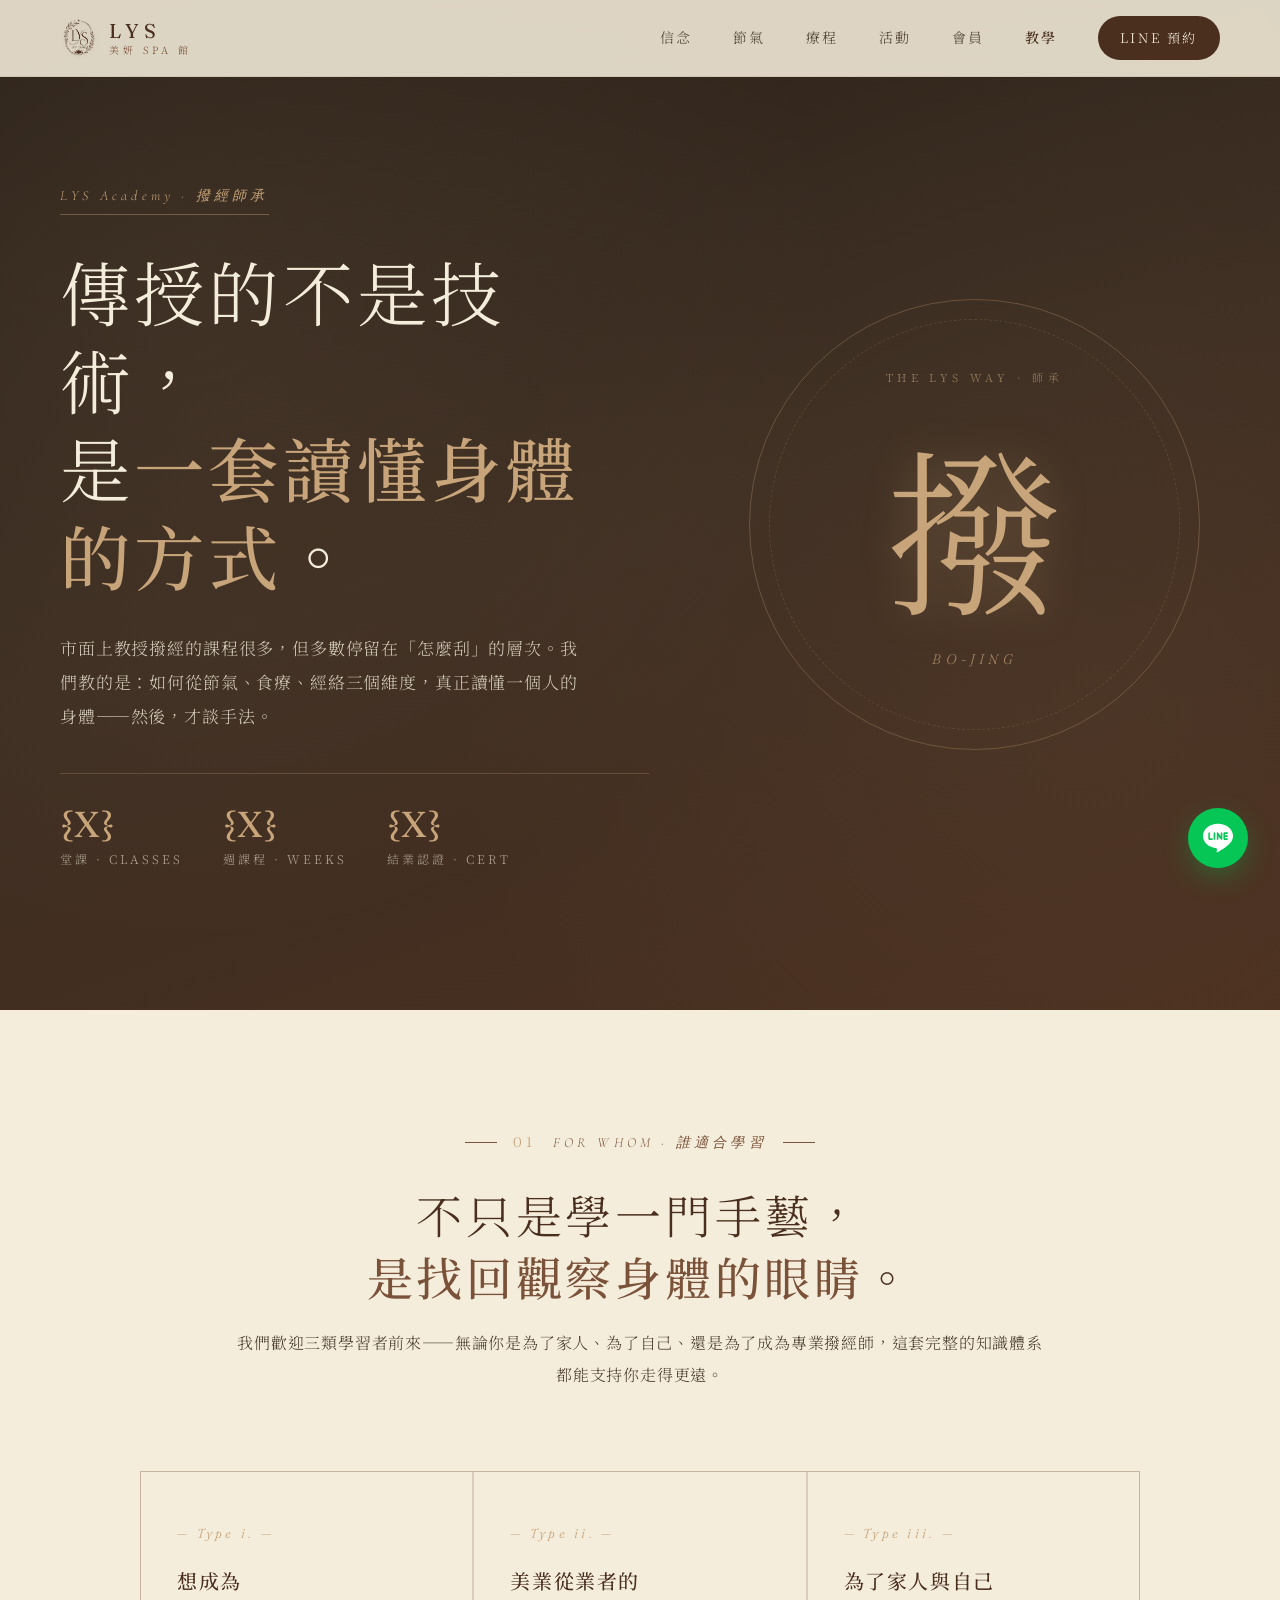
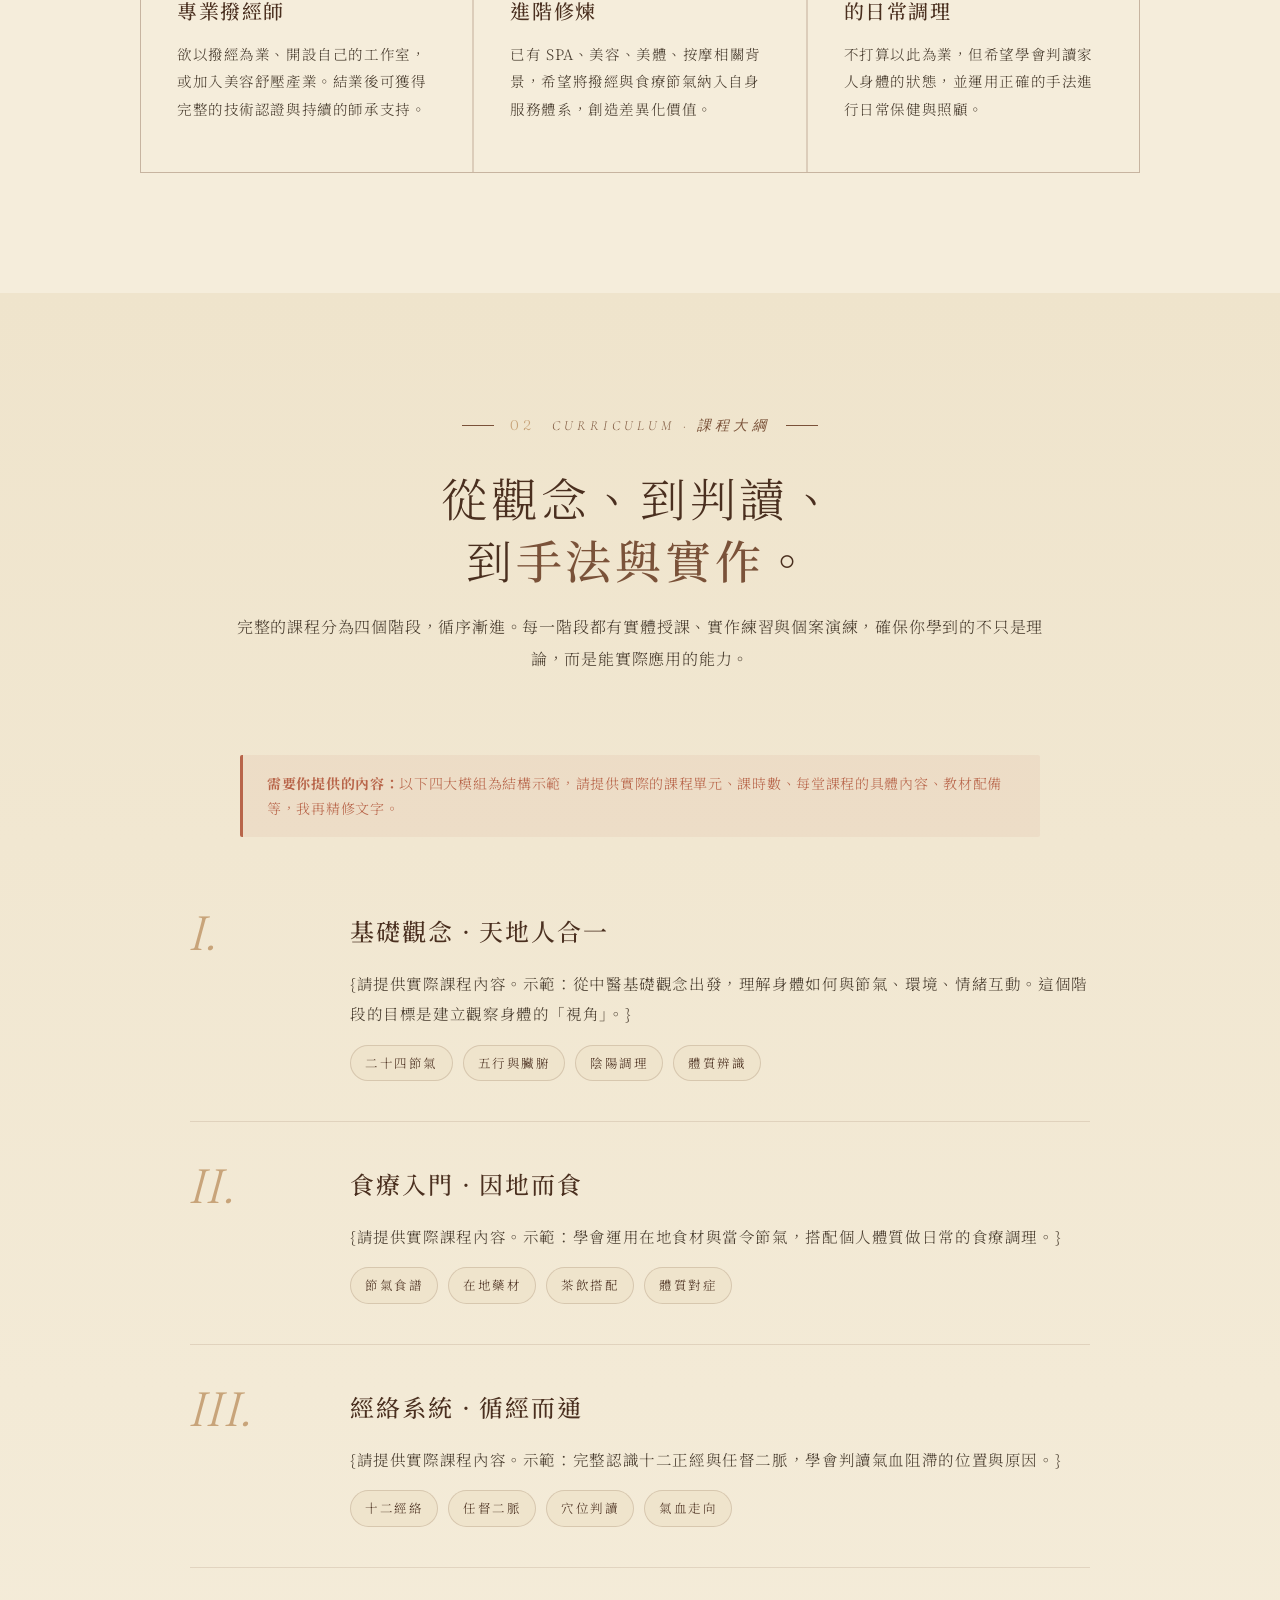
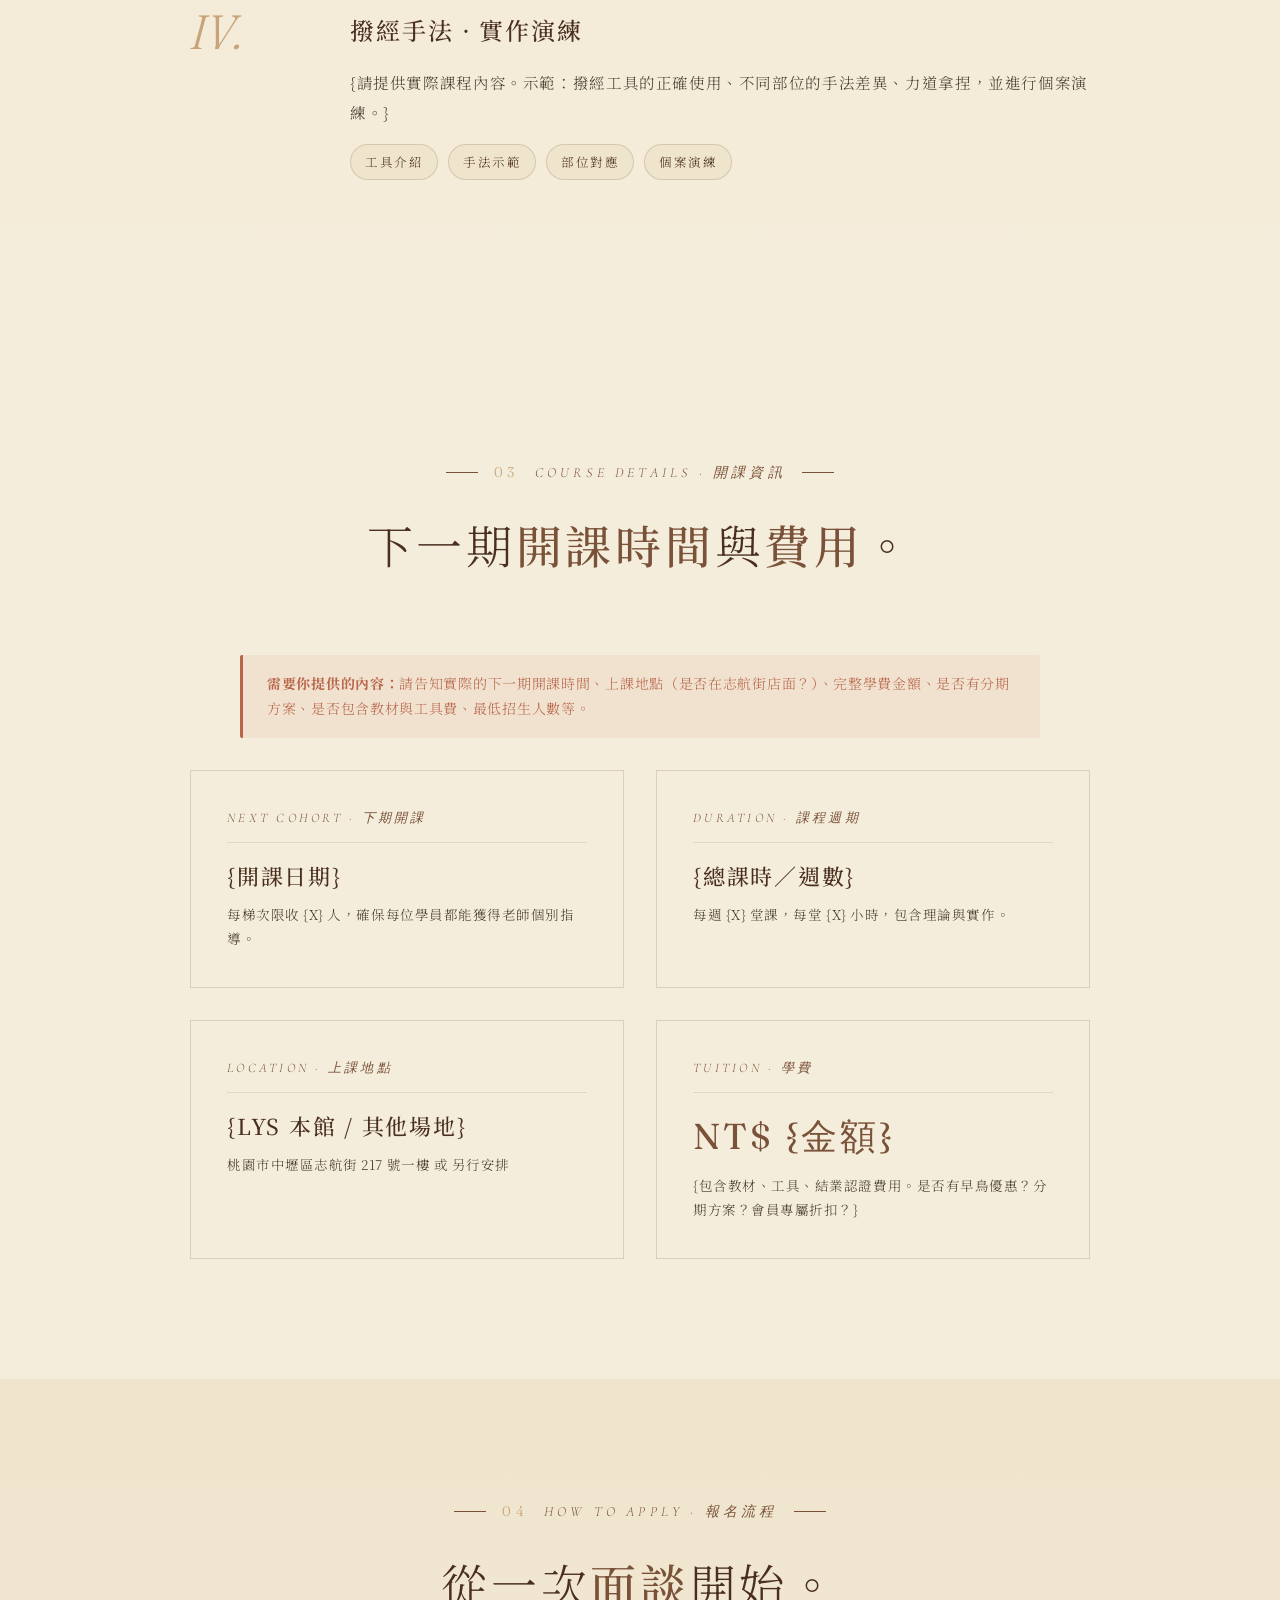
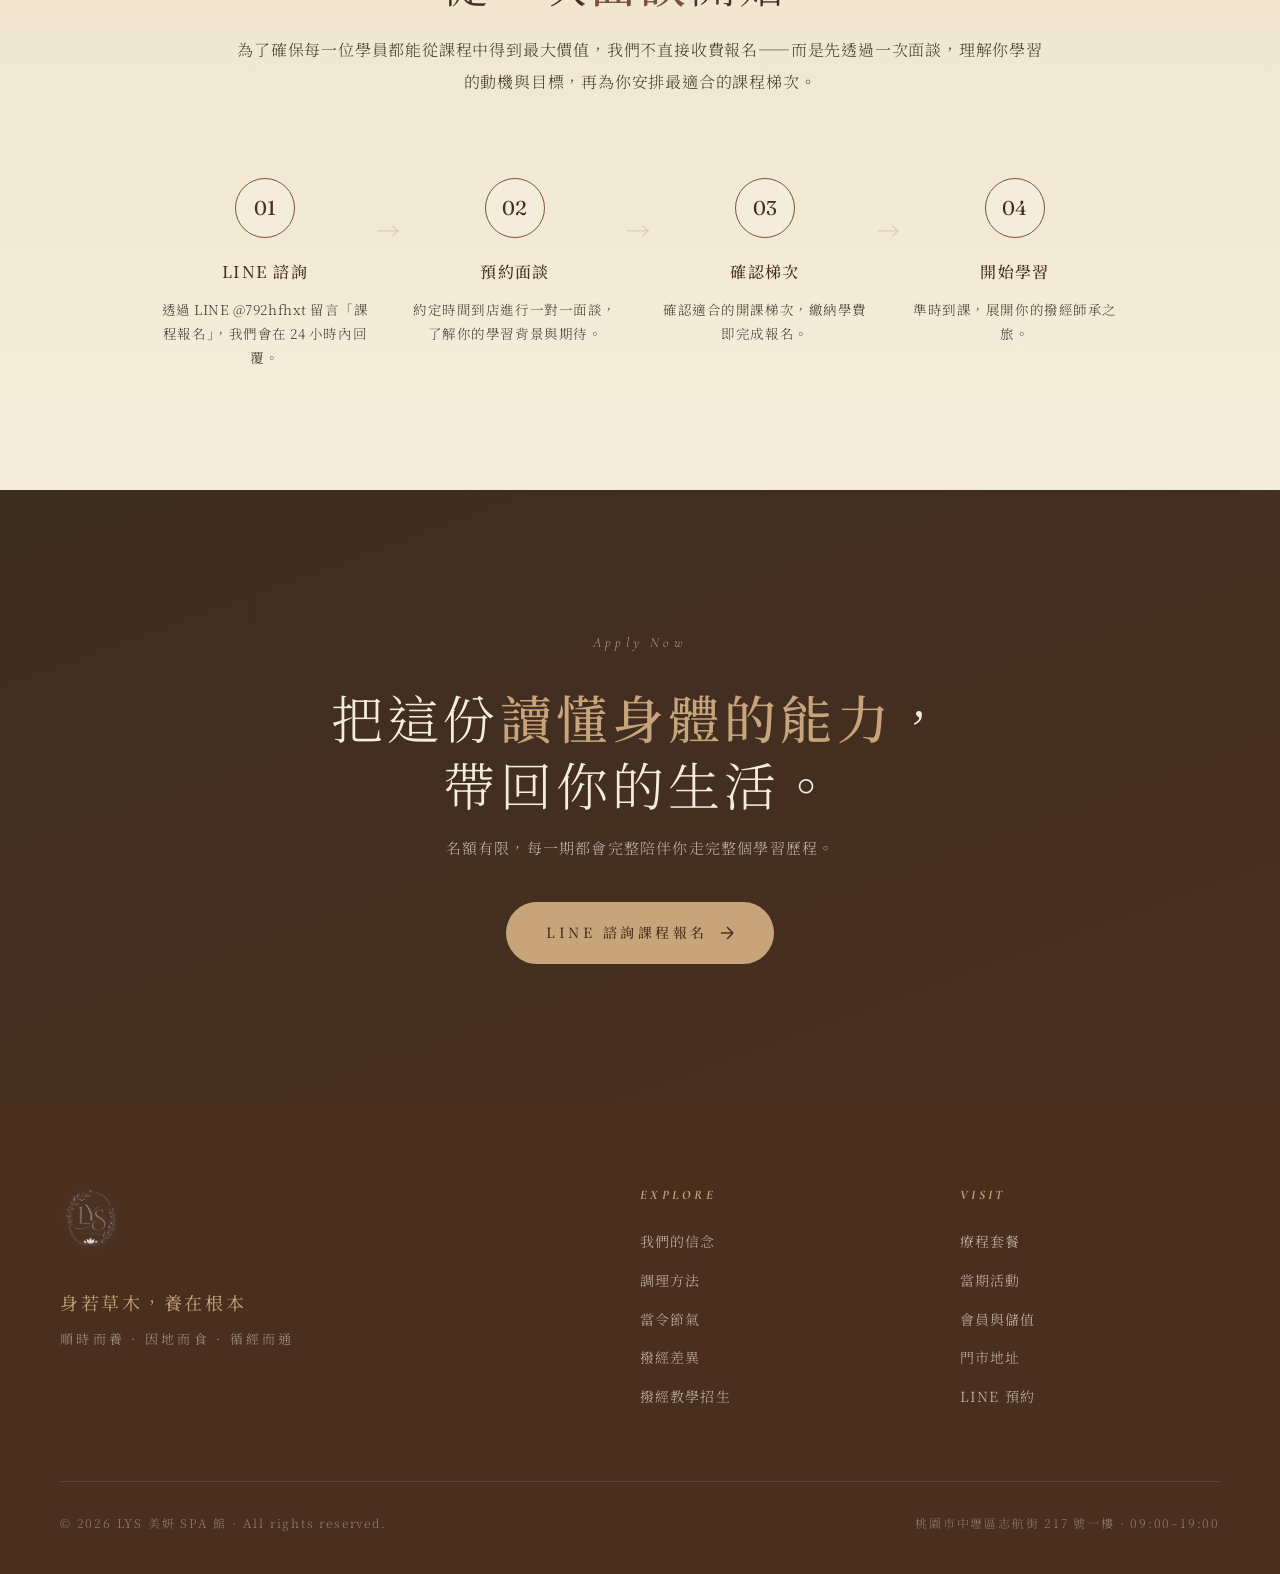
<file: academy.html>
<!DOCTYPE html>
<html lang="zh-Hant">
<head>
<meta charset="UTF-8">
<meta name="viewport" content="width=device-width, initial-scale=1.0">
<title>撥經教學招生 — LYS 美妍 SPA 館</title>
<meta name="description" content="LYS 撥經教學課程招生，結合食療、節氣、經絡的完整師承體系。">
<link rel="preconnect" href="https://fonts.googleapis.com">
<link rel="preconnect" href="https://fonts.gstatic.com" crossorigin>
<link href="https://fonts.googleapis.com/css2?family=Noto+Serif+TC:wght@300;400;500;600;700;900&family=Fraunces:ital,opsz,wght@0,9..144,300;0,9..144,400;0,9..144,500;0,9..144,600;1,9..144,300;1,9..144,400&family=Cormorant+Garamond:ital,wght@0,300;0,400;0,500;1,300;1,400&display=swap" rel="stylesheet">
<link rel="stylesheet" href="styles.css">
<style>
  /* Academy 頁面比較深沉，更有「師承」感 */
  .academy-hero {
    position: relative;
    min-height: 80vh;
    background: linear-gradient(160deg, #2A2119 0%, #3D2E22 50%, #4A2F1F 100%);
    color: var(--paper);
    padding: 180px 0 140px;
    overflow: hidden;
  }
  .academy-hero::before {
    content: "";
    position: absolute;
    inset: 0;
    background-image:
      radial-gradient(circle at 15% 30%, rgba(200, 164, 122, 0.08) 0%, transparent 50%),
      radial-gradient(circle at 85% 70%, rgba(200, 164, 122, 0.06) 0%, transparent 50%);
    pointer-events: none;
  }
  .academy-hero-inner {
    position: relative;
    z-index: 2;
    display: grid;
    grid-template-columns: 1.2fr 1fr;
    gap: 80px;
    align-items: center;
  }
  .academy-hero .eyebrow {
    display: inline-block;
    font-family: var(--italic-en);
    font-style: italic;
    font-size: 14px;
    color: var(--gold);
    letter-spacing: 0.3em;
    padding-bottom: 6px;
    border-bottom: 1px solid rgba(200, 164, 122, 0.4);
    margin-bottom: 32px;
  }
  .academy-hero h1 {
    font-family: var(--serif-zh);
    font-weight: 300;
    font-size: clamp(44px, 5.5vw, 72px);
    color: var(--paper);
    letter-spacing: 0.06em;
    line-height: 1.25;
    margin-bottom: 32px;
  }
  .academy-hero h1 strong { font-weight: 500; color: var(--gold); }
  .academy-hero .lead {
    font-size: 17px;
    color: rgba(245, 237, 219, 0.8);
    line-height: 2;
    letter-spacing: 0.05em;
    margin-bottom: 40px;
    max-width: 520px;
  }
  .hero-stats {
    display: flex;
    gap: 40px;
    padding-top: 32px;
    border-top: 1px solid rgba(200, 164, 122, 0.25);
  }
  .stat .num {
    font-family: var(--display-en);
    font-size: 36px;
    font-weight: 400;
    color: var(--gold);
    line-height: 1;
    margin-bottom: 6px;
  }
  .stat .label {
    font-size: 12px;
    color: rgba(245, 237, 219, 0.6);
    letter-spacing: 0.25em;
  }

  .teacher-seal {
    position: relative;
    aspect-ratio: 1;
    display: flex;
    align-items: center;
    justify-content: center;
  }
  .teacher-seal::before {
    content: "";
    position: absolute;
    inset: 20px;
    border: 1px solid rgba(200, 164, 122, 0.3);
    border-radius: 50%;
  }
  .teacher-seal::after {
    content: "";
    position: absolute;
    inset: 40px;
    border: 1px dashed rgba(200, 164, 122, 0.18);
    border-radius: 50%;
    animation: rotate 80s linear infinite;
  }
  @keyframes rotate { to { transform: rotate(360deg); } }
  .teacher-seal .ch {
    font-family: var(--serif-zh);
    font-size: clamp(120px, 14vw, 180px);
    font-weight: 300;
    color: var(--gold);
    line-height: 1;
    text-shadow: 0 0 40px rgba(200, 164, 122, 0.3);
    z-index: 2;
  }
  .teacher-seal .sub {
    position: absolute;
    bottom: 20%;
    font-family: var(--display-en);
    font-style: italic;
    font-size: 14px;
    color: rgba(200, 164, 122, 0.7);
    letter-spacing: 0.3em;
    z-index: 2;
  }
  .teacher-seal .top {
    position: absolute;
    top: 18%;
    font-size: 11px;
    color: rgba(200, 164, 122, 0.65);
    letter-spacing: 0.4em;
    z-index: 2;
  }

  /* Section */
  .academy-section {
    padding: 120px 0;
    position: relative;
  }
  .academy-section.alt { background: linear-gradient(180deg, var(--paper-warm) 0%, var(--paper) 100%); }

  .academy-head {
    max-width: 820px;
    margin: 0 auto 80px;
    text-align: center;
  }
  .academy-head .section-label { justify-content: center; }
  .academy-head .section-label::before,
  .academy-head .section-label::after {
    content: "";
    width: 32px; height: 1px; background: var(--earth);
  }
  .academy-head h2 {
    font-family: var(--serif-zh);
    font-weight: 300;
    font-size: clamp(32px, 4vw, 46px);
    color: var(--earth-deep);
    letter-spacing: 0.08em;
    margin: 24px 0 20px;
    line-height: 1.35;
  }
  .academy-head h2 strong { font-weight: 500; color: var(--earth); }
  .academy-head p {
    font-size: 16px;
    color: var(--ink-soft);
    line-height: 2;
    letter-spacing: 0.05em;
  }

  /* 適合對象 */
  .audience-grid {
    display: grid;
    grid-template-columns: repeat(3, 1fr);
    gap: 2px;
    max-width: 1000px;
    margin: 0 auto;
    background: rgba(122, 82, 57, 0.2);
    border: 1px solid rgba(122, 82, 57, 0.2);
  }
  .audience-card {
    background: var(--paper);
    padding: 50px 36px;
    transition: background 0.4s;
  }
  .audience-card:hover { background: var(--paper-warm); }
  .audience-card .num {
    font-family: var(--display-en);
    font-style: italic;
    font-size: 13px;
    color: var(--gold);
    letter-spacing: 0.25em;
    margin-bottom: 20px;
    display: block;
  }
  .audience-card h3 {
    font-family: var(--serif-zh);
    font-size: 20px;
    font-weight: 500;
    color: var(--earth-deep);
    letter-spacing: 0.08em;
    margin-bottom: 14px;
    line-height: 1.5;
  }
  .audience-card p {
    font-size: 14.5px;
    color: var(--ink-soft);
    line-height: 1.9;
    letter-spacing: 0.04em;
  }

  /* 課程大綱 */
  .curriculum {
    max-width: 900px;
    margin: 0 auto;
  }
  .module {
    display: grid;
    grid-template-columns: 120px 1fr;
    gap: 40px;
    padding: 40px 0;
    border-bottom: 1px solid rgba(122, 82, 57, 0.15);
    align-items: start;
  }
  .module:last-child { border-bottom: none; }
  .module-num {
    font-family: var(--display-en);
    font-style: italic;
    font-size: 48px;
    font-weight: 300;
    color: var(--gold);
    line-height: 1;
  }
  .module-content h3 {
    font-family: var(--serif-zh);
    font-size: 24px;
    font-weight: 500;
    color: var(--earth-deep);
    letter-spacing: 0.08em;
    margin-bottom: 16px;
  }
  .module-content p {
    font-size: 15.5px;
    color: var(--ink-soft);
    line-height: 1.95;
    letter-spacing: 0.04em;
    margin-bottom: 16px;
  }
  .module-content .topics {
    display: flex;
    flex-wrap: wrap;
    gap: 10px;
    margin-top: 16px;
  }
  .module-content .topics span {
    padding: 6px 14px;
    background: var(--paper-warm);
    border: 1px solid rgba(122, 82, 57, 0.2);
    border-radius: 999px;
    font-size: 12.5px;
    color: var(--earth-deep);
    letter-spacing: 0.12em;
  }

  /* 開課資訊 */
  .course-info-grid {
    display: grid;
    grid-template-columns: repeat(2, 1fr);
    gap: 32px;
    max-width: 900px;
    margin: 0 auto;
  }
  .info-card {
    background: var(--paper);
    border: 1px solid rgba(122, 82, 57, 0.2);
    padding: 36px;
    position: relative;
    transition: all 0.3s;
  }
  .info-card:hover {
    transform: translateY(-2px);
    box-shadow: 0 20px 40px -20px rgba(74, 47, 31, 0.18);
  }
  .info-card .label {
    font-family: var(--italic-en);
    font-style: italic;
    font-size: 13px;
    color: var(--earth);
    letter-spacing: 0.25em;
    margin-bottom: 16px;
    padding-bottom: 12px;
    border-bottom: 1px solid rgba(122, 82, 57, 0.15);
  }
  .info-card .value {
    font-family: var(--serif-zh);
    font-size: 22px;
    color: var(--earth-deep);
    letter-spacing: 0.08em;
    line-height: 1.5;
    margin-bottom: 10px;
    font-weight: 500;
  }
  .info-card .value.price {
    font-family: var(--display-en);
    font-size: 36px;
    font-weight: 400;
    color: var(--earth);
  }
  .info-card .note {
    font-size: 13.5px;
    color: var(--ink-soft);
    line-height: 1.8;
    letter-spacing: 0.04em;
  }

  .placeholder-note {
    background: rgba(184, 101, 74, 0.08);
    border-left: 3px solid var(--clay);
    padding: 16px 24px;
    margin: 32px auto;
    max-width: 800px;
    font-size: 14px;
    color: var(--clay);
    letter-spacing: 0.05em;
    line-height: 1.8;
    border-radius: 2px;
  }

  /* 報名流程 */
  .apply-flow {
    display: grid;
    grid-template-columns: repeat(4, 1fr);
    gap: 0;
    max-width: 1000px;
    margin: 0 auto;
    position: relative;
  }
  .flow-step {
    text-align: center;
    padding: 0 16px;
    position: relative;
  }
  .flow-step::after {
    content: "→";
    position: absolute;
    top: 30px;
    right: -10px;
    color: var(--gold);
    font-size: 24px;
    opacity: 0.5;
  }
  .flow-step:last-child::after { display: none; }
  .flow-step .circle {
    width: 60px; height: 60px;
    border-radius: 50%;
    background: var(--paper);
    border: 1px solid var(--earth);
    display: flex;
    align-items: center;
    justify-content: center;
    margin: 0 auto 20px;
    font-family: var(--display-en);
    font-size: 20px;
    color: var(--earth-deep);
    font-weight: 400;
  }
  .flow-step h4 {
    font-family: var(--serif-zh);
    font-size: 16px;
    color: var(--earth-deep);
    letter-spacing: 0.08em;
    margin-bottom: 10px;
    font-weight: 500;
  }
  .flow-step p {
    font-size: 13.5px;
    color: var(--ink-soft);
    line-height: 1.8;
    letter-spacing: 0.04em;
  }

  @media (max-width: 960px) {
    .academy-hero { padding: 130px 0 90px; min-height: auto; }
    .academy-hero-inner { grid-template-columns: 1fr; gap: 50px; }
    .teacher-seal { max-width: 300px; margin: 0 auto; }
    .academy-section { padding: 80px 0; }
    .audience-grid { grid-template-columns: 1fr; }
    .module { grid-template-columns: 1fr; gap: 16px; padding: 32px 0; }
    .module-num { font-size: 36px; }
    .course-info-grid { grid-template-columns: 1fr; gap: 20px; }
    .apply-flow { grid-template-columns: 1fr 1fr; gap: 32px 16px; }
    .flow-step::after { display: none; }
    .hero-stats { gap: 24px; flex-wrap: wrap; }
    .stat .num { font-size: 28px; }
  }
</style>
</head>
<body>

<nav>
  <div class="nav-inner">
    <a href="index.html" class="nav-logo">
      <img src="assets/logo-brown.png" alt="LYS 美妍 SPA 館">
      <span class="brand-text"><span class="brand-en">LYS</span><span class="brand-zh">美妍 SPA 館</span></span>
    </a>
    <div class="nav-links">
      <a href="index.html#philosophy">信念</a>
      <a href="index.html#seasonal">節氣</a>
      <a href="index.html#services">療程</a>
      <a href="promotions.html">活動</a>
      <a href="membership.html">會員</a>
      <a href="academy.html" style="color: var(--earth-deep); font-weight: 500;">教學</a>
      <a href="https://line.me/R/ti/p/@792hfhxt" class="nav-cta">LINE 預約</a>
    </div>
    <button class="mobile-toggle" aria-label="選單"><span></span><span></span><span></span></button>
  </div>
</nav>

<!-- ============ ACADEMY HERO ============ -->
<section class="academy-hero">
  <div class="container">
    <div class="academy-hero-inner">
      <div>
        <span class="eyebrow">LYS Academy · 撥經師承</span>
        <h1>傳授的不是技術，<br>是<strong>一套讀懂身體的方式</strong>。</h1>
        <p class="lead">市面上教授撥經的課程很多，但多數停留在「怎麼刮」的層次。我們教的是：如何從節氣、食療、經絡三個維度，真正讀懂一個人的身體——然後，才談手法。</p>
        <div class="hero-stats">
          <div class="stat">
            <div class="num">{X}</div>
            <div class="label">堂課 · CLASSES</div>
          </div>
          <div class="stat">
            <div class="num">{X}</div>
            <div class="label">週課程 · WEEKS</div>
          </div>
          <div class="stat">
            <div class="num">{X}</div>
            <div class="label">結業認證 · CERT</div>
          </div>
        </div>
      </div>
      <div class="teacher-seal">
        <span class="top">THE LYS WAY · 師承</span>
        <span class="ch">撥</span>
        <span class="sub">BO-JING</span>
      </div>
    </div>
  </div>
</section>

<!-- ============ 誰適合 ============ -->
<section class="academy-section">
  <div class="container">
    <div class="academy-head">
      <div class="section-label"><span class="num">01</span> For Whom · 誰適合學習</div>
      <h2>不只是學一門手藝，<br><strong>是找回觀察身體的眼睛</strong>。</h2>
      <p>我們歡迎三類學習者前來——無論你是為了家人、為了自己、還是為了成為專業撥經師，這套完整的知識體系都能支持你走得更遠。</p>
    </div>

    <div class="audience-grid">
      <div class="audience-card">
        <span class="num">— Type i. —</span>
        <h3>想成為<br>專業撥經師</h3>
        <p>欲以撥經為業、開設自己的工作室，或加入美容舒壓產業。結業後可獲得完整的技術認證與持續的師承支持。</p>
      </div>
      <div class="audience-card">
        <span class="num">— Type ii. —</span>
        <h3>美業從業者的<br>進階修煉</h3>
        <p>已有 SPA、美容、美體、按摩相關背景，希望將撥經與食療節氣納入自身服務體系，創造差異化價值。</p>
      </div>
      <div class="audience-card">
        <span class="num">— Type iii. —</span>
        <h3>為了家人與自己<br>的日常調理</h3>
        <p>不打算以此為業，但希望學會判讀家人身體的狀態，並運用正確的手法進行日常保健與照顧。</p>
      </div>
    </div>
  </div>
</section>

<!-- ============ 課程大綱 ============ -->
<section class="academy-section alt">
  <div class="container">
    <div class="academy-head">
      <div class="section-label"><span class="num">02</span> Curriculum · 課程大綱</div>
      <h2>從觀念、到判讀、<br>到<strong>手法與實作</strong>。</h2>
      <p>完整的課程分為四個階段，循序漸進。每一階段都有實體授課、實作練習與個案演練，確保你學到的不只是理論，而是能實際應用的能力。</p>
    </div>

    <div class="placeholder-note">
      <strong>需要你提供的內容：</strong>以下四大模組為結構示範，請提供實際的課程單元、課時數、每堂課程的具體內容、教材配備等，我再精修文字。
    </div>

    <div class="curriculum">
      <div class="module">
        <div class="module-num">I.</div>
        <div class="module-content">
          <h3>基礎觀念 · 天地人合一</h3>
          <p>{請提供實際課程內容。示範：從中醫基礎觀念出發，理解身體如何與節氣、環境、情緒互動。這個階段的目標是建立觀察身體的「視角」。}</p>
          <div class="topics">
            <span>二十四節氣</span>
            <span>五行與臟腑</span>
            <span>陰陽調理</span>
            <span>體質辨識</span>
          </div>
        </div>
      </div>

      <div class="module">
        <div class="module-num">II.</div>
        <div class="module-content">
          <h3>食療入門 · 因地而食</h3>
          <p>{請提供實際課程內容。示範：學會運用在地食材與當令節氣，搭配個人體質做日常的食療調理。}</p>
          <div class="topics">
            <span>節氣食譜</span>
            <span>在地藥材</span>
            <span>茶飲搭配</span>
            <span>體質對症</span>
          </div>
        </div>
      </div>

      <div class="module">
        <div class="module-num">III.</div>
        <div class="module-content">
          <h3>經絡系統 · 循經而通</h3>
          <p>{請提供實際課程內容。示範：完整認識十二正經與任督二脈，學會判讀氣血阻滯的位置與原因。}</p>
          <div class="topics">
            <span>十二經絡</span>
            <span>任督二脈</span>
            <span>穴位判讀</span>
            <span>氣血走向</span>
          </div>
        </div>
      </div>

      <div class="module">
        <div class="module-num">IV.</div>
        <div class="module-content">
          <h3>撥經手法 · 實作演練</h3>
          <p>{請提供實際課程內容。示範：撥經工具的正確使用、不同部位的手法差異、力道拿捏，並進行個案演練。}</p>
          <div class="topics">
            <span>工具介紹</span>
            <span>手法示範</span>
            <span>部位對應</span>
            <span>個案演練</span>
          </div>
        </div>
      </div>
    </div>
  </div>
</section>

<!-- ============ 開課資訊 ============ -->
<section class="academy-section">
  <div class="container">
    <div class="academy-head">
      <div class="section-label"><span class="num">03</span> Course Details · 開課資訊</div>
      <h2>下一期<strong>開課時間</strong>與<strong>費用</strong>。</h2>
    </div>

    <div class="placeholder-note">
      <strong>需要你提供的內容：</strong>請告知實際的下一期開課時間、上課地點（是否在志航街店面？）、完整學費金額、是否有分期方案、是否包含教材與工具費、最低招生人數等。
    </div>

    <div class="course-info-grid">
      <div class="info-card">
        <div class="label">NEXT COHORT · 下期開課</div>
        <div class="value">{開課日期}</div>
        <div class="note">每梯次限收 {X} 人，確保每位學員都能獲得老師個別指導。</div>
      </div>
      <div class="info-card">
        <div class="label">DURATION · 課程週期</div>
        <div class="value">{總課時／週數}</div>
        <div class="note">每週 {X} 堂課，每堂 {X} 小時，包含理論與實作。</div>
      </div>
      <div class="info-card">
        <div class="label">LOCATION · 上課地點</div>
        <div class="value">{LYS 本館 / 其他場地}</div>
        <div class="note">桃園市中壢區志航街 217 號一樓 或 另行安排</div>
      </div>
      <div class="info-card">
        <div class="label">TUITION · 學費</div>
        <div class="value price">NT$ {金額}</div>
        <div class="note">{包含教材、工具、結業認證費用。是否有早鳥優惠？分期方案？會員專屬折扣？}</div>
      </div>
    </div>
  </div>
</section>

<!-- ============ 報名流程 ============ -->
<section class="academy-section alt">
  <div class="container">
    <div class="academy-head">
      <div class="section-label"><span class="num">04</span> How to Apply · 報名流程</div>
      <h2>從一次<strong>面談</strong>開始。</h2>
      <p>為了確保每一位學員都能從課程中得到最大價值，我們不直接收費報名——而是先透過一次面談，理解你學習的動機與目標，再為你安排最適合的課程梯次。</p>
    </div>

    <div class="apply-flow">
      <div class="flow-step">
        <div class="circle">01</div>
        <h4>LINE 諮詢</h4>
        <p>透過 LINE @792hfhxt 留言「課程報名」，我們會在 24 小時內回覆。</p>
      </div>
      <div class="flow-step">
        <div class="circle">02</div>
        <h4>預約面談</h4>
        <p>約定時間到店進行一對一面談，了解你的學習背景與期待。</p>
      </div>
      <div class="flow-step">
        <div class="circle">03</div>
        <h4>確認梯次</h4>
        <p>確認適合的開課梯次，繳納學費即完成報名。</p>
      </div>
      <div class="flow-step">
        <div class="circle">04</div>
        <h4>開始學習</h4>
        <p>準時到課，展開你的撥經師承之旅。</p>
      </div>
    </div>
  </div>
</section>

<!-- CTA -->
<section style="padding: 140px 0; background: linear-gradient(160deg, #3D2E22 0%, #4A2F1F 100%); text-align: center; color: var(--paper);">
  <div class="container">
    <p style="font-family: var(--italic-en); font-style: italic; font-size: 14px; letter-spacing: 0.3em; color: var(--gold); margin-bottom: 28px;">Apply Now</p>
    <h3 style="font-family: var(--serif-zh); font-weight: 300; font-size: clamp(32px, 4.4vw, 52px); color: var(--paper); letter-spacing: 0.08em; margin-bottom: 16px; line-height: 1.3;">把這份<strong style="color: var(--gold); font-weight: 500;">讀懂身體的能力</strong>，<br>帶回你的生活。</h3>
    <p style="color: rgba(245, 237, 219, 0.7); font-size: 15px; letter-spacing: 0.08em; margin-bottom: 40px; max-width: 560px; margin-left: auto; margin-right: auto; line-height: 1.9;">名額有限，每一期都會完整陪伴你走完整個學習歷程。</p>
    <a href="https://line.me/R/ti/p/@792hfhxt" style="display: inline-flex; align-items: center; gap: 12px; padding: 18px 40px; background: var(--gold); color: var(--earth-deep); text-decoration: none; border-radius: 999px; font-size: 14px; letter-spacing: 0.25em; font-weight: 500;">
      LINE 諮詢課程報名
      <svg width="14" height="14" viewBox="0 0 14 14" fill="none"><path d="M1 7H13M13 7L7 1M13 7L7 13" stroke="currentColor" stroke-width="1.5"/></svg>
    </a>
  </div>
</section>

<footer>
  <div class="container">
    <div class="footer-inner">
      <div class="footer-brand">
        <img src="assets/logo-gold.png" alt="LYS">
        <div class="motto">身若草木，養在根本</div>
        <div class="submotto">順時而養 · 因地而食 · 循經而通</div>
      </div>
      <div class="footer-col">
        <h5>Explore</h5>
        <ul>
          <li><a href="index.html#philosophy">我們的信念</a></li>
          <li><a href="index.html#method">調理方法</a></li>
          <li><a href="index.html#seasonal">當令節氣</a></li>
          <li><a href="index.html#difference">撥經差異</a></li>
          <li><a href="academy.html">撥經教學招生</a></li>
        </ul>
      </div>
      <div class="footer-col">
        <h5>Visit</h5>
        <ul>
          <li><a href="index.html#services">療程套餐</a></li>
          <li><a href="promotions.html">當期活動</a></li>
          <li><a href="membership.html">會員與儲值</a></li>
          <li><a href="index.html#visit">門市地址</a></li>
          <li><a href="https://line.me/R/ti/p/@792hfhxt">LINE 預約</a></li>
        </ul>
      </div>
    </div>
    <div class="footer-bottom">
      <span>© 2026 LYS 美妍 SPA 館 · All rights reserved.</span>
      <span>桃園市中壢區志航街 217 號一樓 · 09:00–19:00</span>
    </div>
  </div>
</footer>

<a href="https://line.me/R/ti/p/@792hfhxt" class="floating-line" aria-label="LINE 預約">
  <svg width="30" height="30" viewBox="0 0 24 24" fill="white"><path d="M19.365 9.863c.349 0 .63.285.631.631 0 .345-.281.63-.63.63H17.61v1.125h1.755c.349 0 .63.283.63.63 0 .344-.281.629-.63.629h-2.386c-.345 0-.627-.285-.627-.629V8.108c0-.345.282-.63.63-.63h2.386c.346 0 .627.285.627.63 0 .349-.281.63-.63.63H17.61v1.125h1.755zm-3.855 3.016c0 .27-.174.51-.432.596-.064.021-.133.031-.199.031-.211 0-.391-.09-.51-.25L12.31 10.6v2.326c0 .346-.279.629-.631.629-.346 0-.626-.283-.626-.629V8.108c0-.27.173-.51.43-.595.06-.023.136-.033.194-.033.195 0 .375.104.495.254l2.064 2.79V8.108c0-.345.282-.63.63-.63.345 0 .63.285.63.63v4.771zm-5.741 0c0 .346-.282.629-.631.629-.345 0-.627-.283-.627-.629V8.108c0-.345.282-.63.63-.63.346 0 .628.285.628.63v4.771zm-2.466.629H4.917c-.345 0-.63-.283-.63-.629V8.108c0-.345.285-.63.63-.63.348 0 .63.285.63.63v4.141h1.756c.348 0 .629.283.629.63 0 .344-.282.629-.629.629M24 10.314C24 4.943 18.615.572 12 .572S0 4.943 0 10.314c0 4.811 4.27 8.842 10.035 9.608.391.082.923.258 1.058.59.12.301.079.766.038 1.08l-.164 1.02c-.045.301-.24 1.186 1.049.645 1.291-.539 6.916-4.078 9.436-6.975C23.176 14.393 24 12.458 24 10.314"/></svg>
</a>

<script>
  const nav = document.querySelector('nav');
  window.addEventListener('scroll', () => {
    if (window.pageYOffset > 40) {
      nav.style.background = 'rgba(245, 237, 219, 0.95)';
      nav.style.boxShadow = '0 1px 3px rgba(74, 47, 31, 0.08)';
    } else {
      nav.style.background = 'rgba(245, 237, 219, 0.88)';
      nav.style.boxShadow = 'none';
    }
  });
</script>

</body>
</html>
</file>
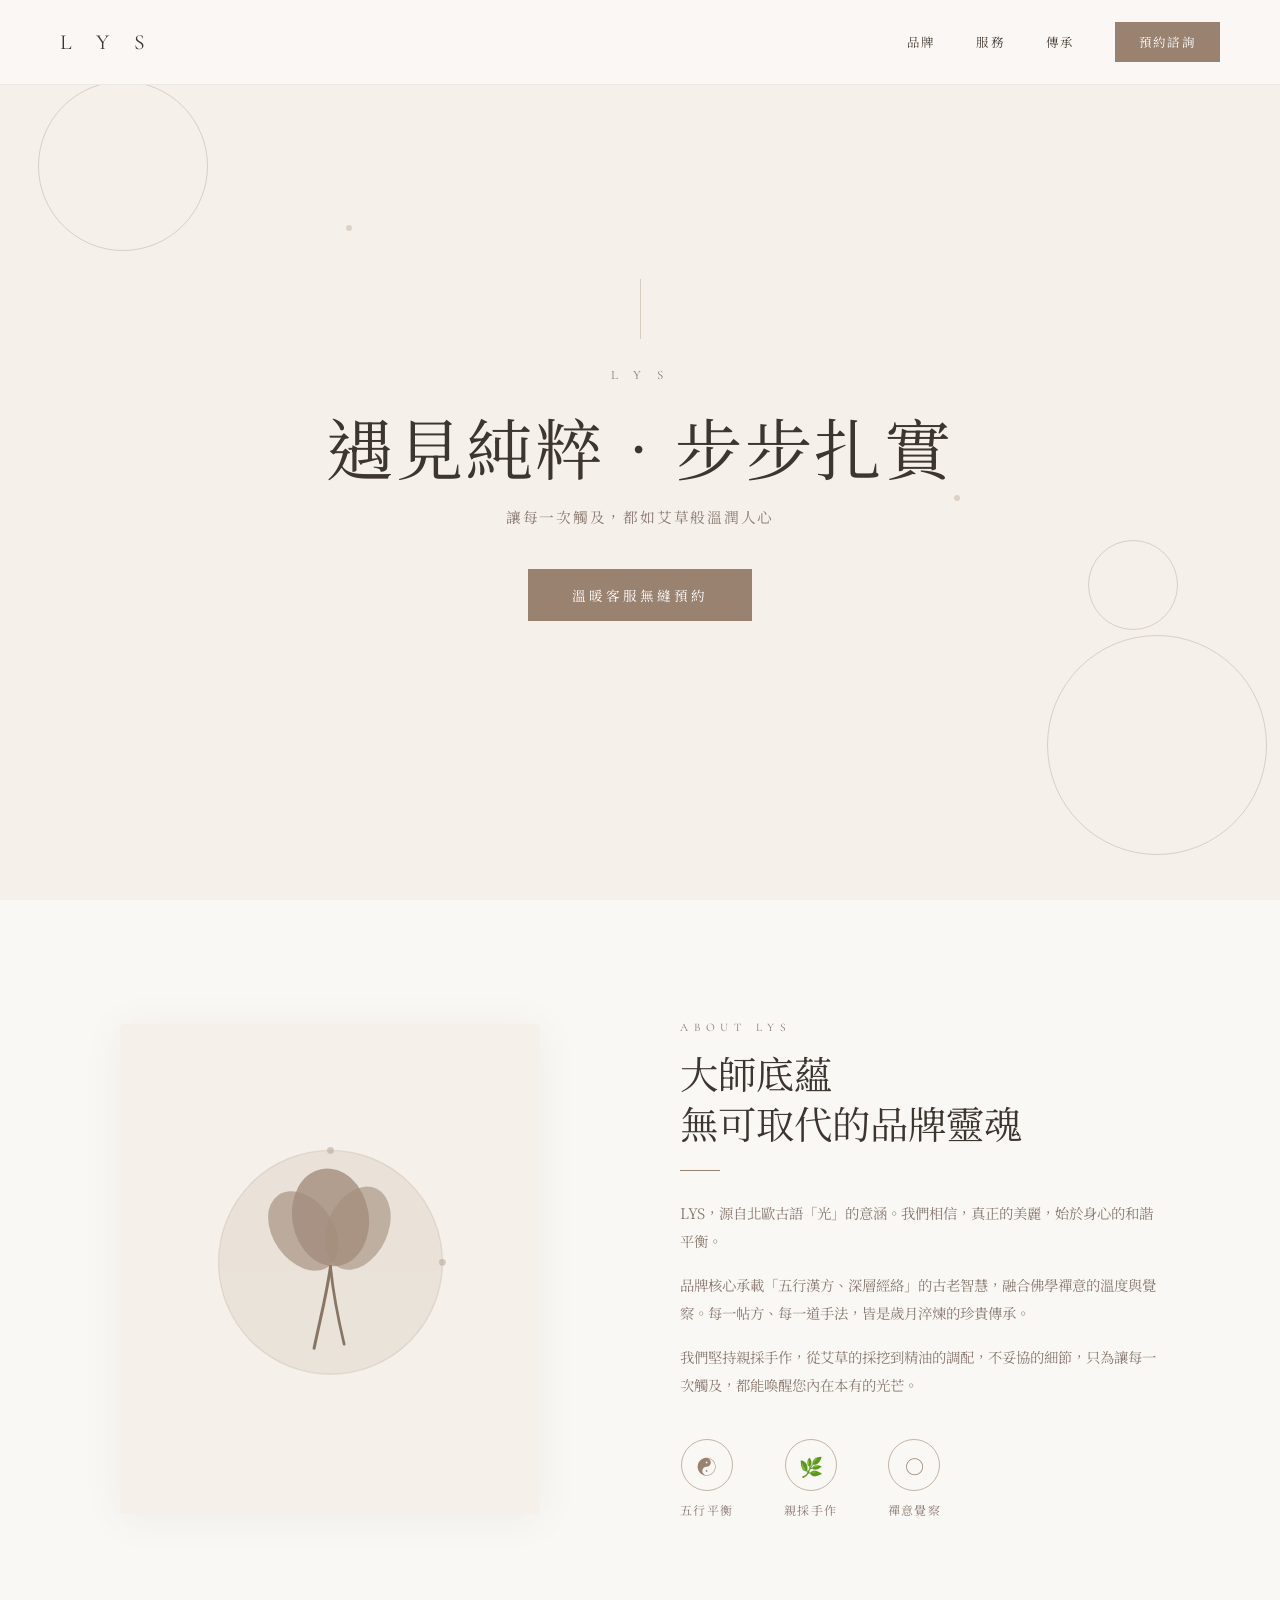
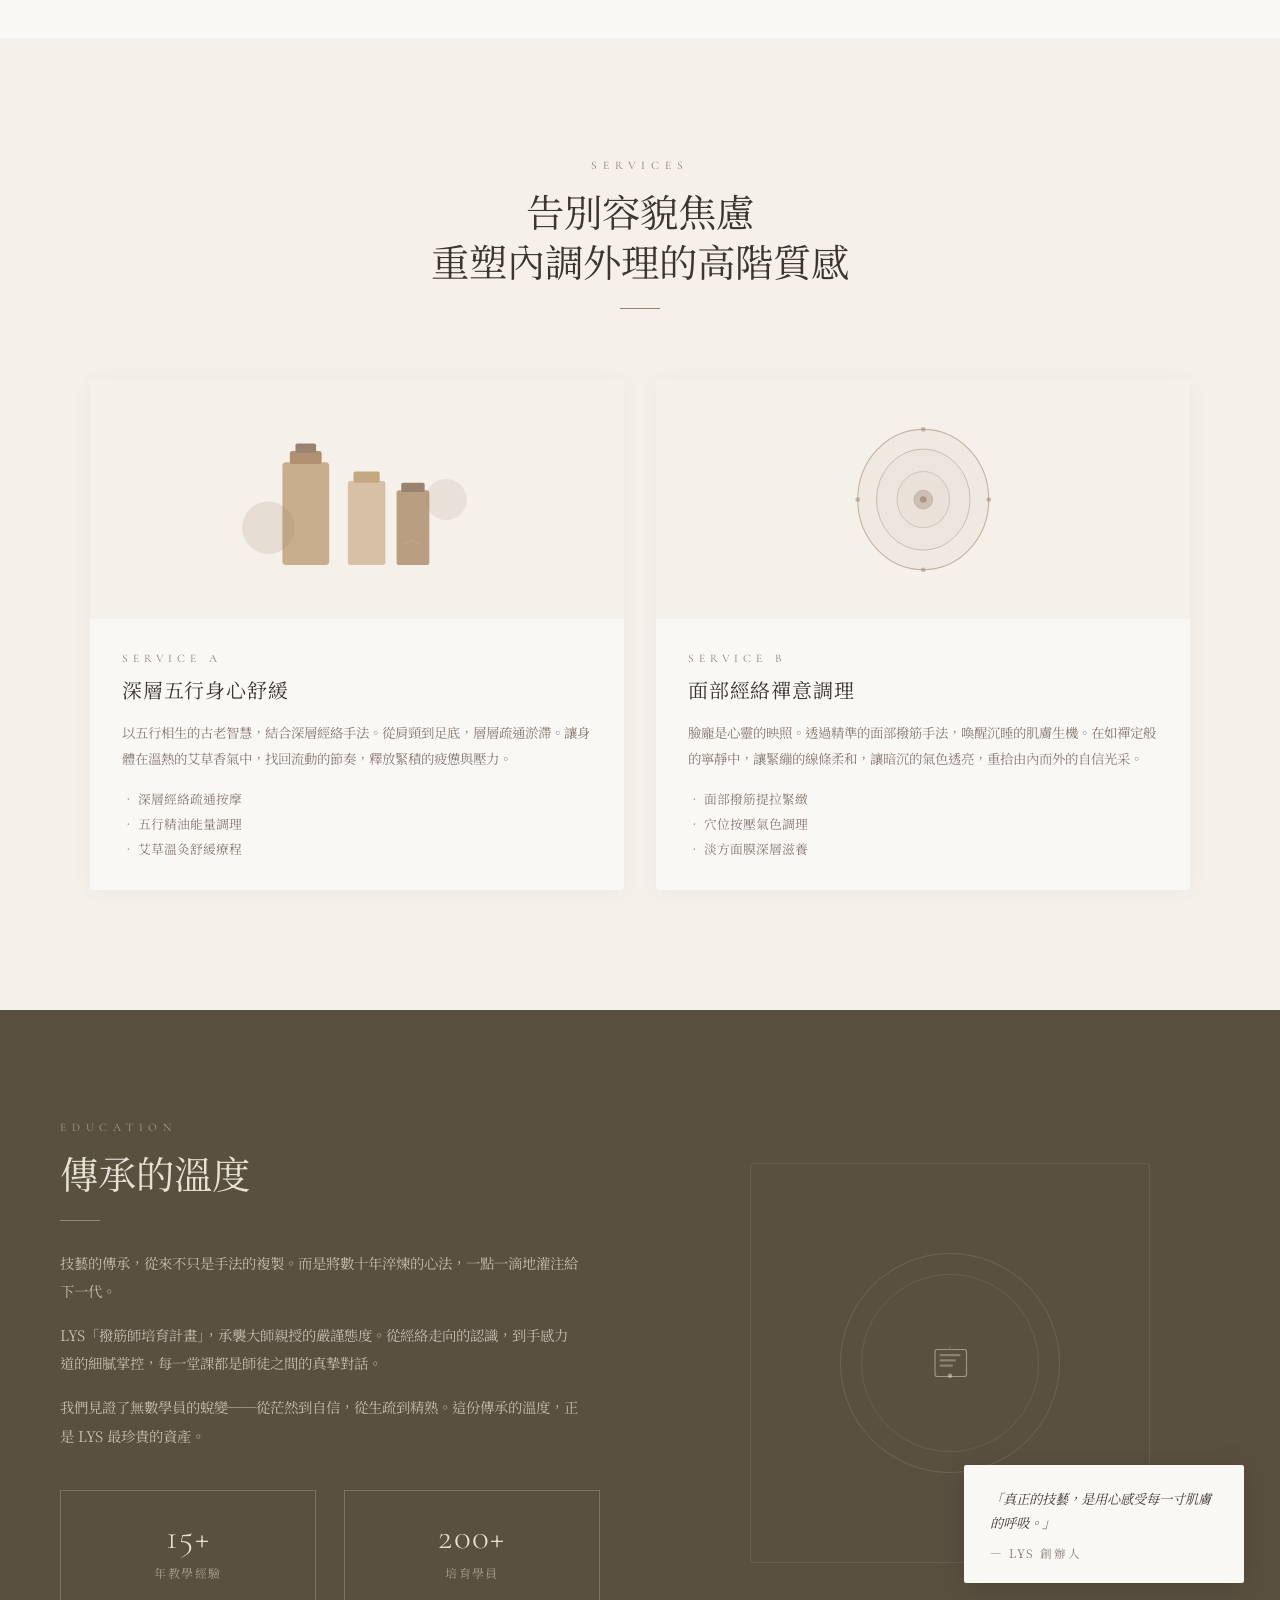
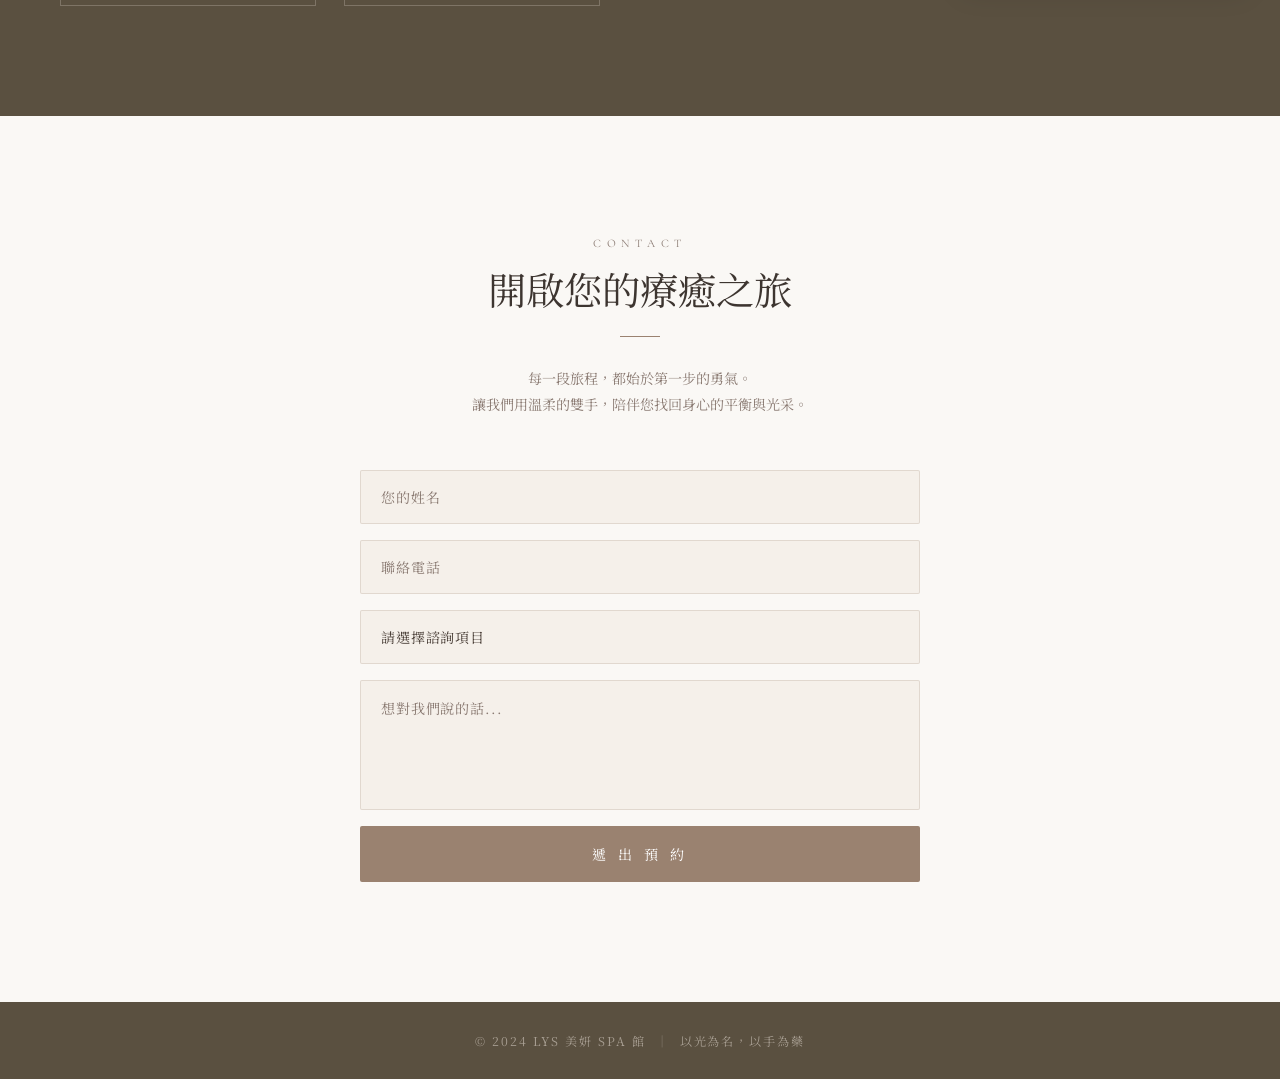
<file: insex.html>
<!DOCTYPE html>
<html lang="zh-TW">
<head>
<meta charset="UTF-8">
<meta name="viewport" content="width=device-width, initial-scale=1.0">
<title>LYS 美妍 SPA 館</title>
<link rel="preconnect" href="https://fonts.googleapis.com">
<link href="https://fonts.googleapis.com/css2?family=Noto+Serif+TC:wght@300;400;500;600&family=Cormorant+Garamond:ital,wght@0,300;0,400;0,500;1,300;1,400&family=Playfair+Display:ital,wght@0,400;1,400&display=swap" rel="stylesheet">
<style>
  :root {
    --cream: #f5f0ea;
    --warm-white: #faf8f5;
    --clay: #9a8270;
    --clay-dark: #7d6856;
    --clay-light: #c4b4a4;
    --dark: #3d3530;
    --dark-bg: #5a5040;
    --text: #4a3f38;
    --text-light: #8a7a72;
    --circle-stroke: rgba(154,130,112,0.3);
    --divider: rgba(154,130,112,0.4);
  }

  * { margin: 0; padding: 0; box-sizing: border-box; }

  html { scroll-behavior: smooth; }

  body {
    font-family: 'Noto Serif TC', serif;
    background: var(--warm-white);
    color: var(--text);
    overflow-x: hidden;
  }

  /* ── NAV ── */
  nav {
    position: fixed; top: 0; left: 0; right: 0; z-index: 100;
    display: flex; align-items: center; justify-content: space-between;
    padding: 22px 60px;
    background: rgba(250,248,245,0.92);
    backdrop-filter: blur(12px);
    border-bottom: 1px solid rgba(154,130,112,0.12);
  }
  .nav-logo {
    font-family: 'Cormorant Garamond', serif;
    font-size: 1.35rem; letter-spacing: .45em; color: var(--dark);
    font-weight: 400; text-transform: uppercase;
  }
  .nav-links { display: flex; align-items: center; gap: 40px; }
  .nav-links a {
    font-size: .78rem; letter-spacing: .22em; color: var(--text);
    text-decoration: none; transition: color .3s;
  }
  .nav-links a:hover { color: var(--clay); }
  .nav-cta {
    background: var(--clay); color: #fff !important;
    padding: 11px 24px; font-size: .78rem !important;
    letter-spacing: .18em !important; transition: background .3s !important;
  }
  .nav-cta:hover { background: var(--clay-dark) !important; }

  /* ── HERO ── */
  #hero {
    position: relative; min-height: 100vh;
    display: flex; flex-direction: column;
    align-items: center; justify-content: center;
    background: var(--cream); overflow: hidden;
  }
  .hero-circle {
    position: absolute; border-radius: 50%;
    border: 1px solid var(--circle-stroke);
    animation: floatCircle 8s ease-in-out infinite;
  }
  .hero-circle:nth-child(1) { width: 170px; height: 170px; top: 9%; left: 3%; animation-delay: 0s; }
  .hero-circle:nth-child(2) { width: 90px; height: 90px; top: 60%; right: 8%; animation-delay: 2s; }
  .hero-circle:nth-child(3) { width: 220px; height: 220px; bottom: 5%; right: 1%; animation-delay: 4s; }
  @keyframes floatCircle {
    0%,100% { transform: translateY(0) scale(1); opacity: .7; }
    50% { transform: translateY(-18px) scale(1.03); opacity: 1; }
  }
  .hero-dot {
    position: absolute; width: 6px; height: 6px; border-radius: 50%;
    background: var(--clay-light); opacity: .5;
  }
  .hero-dot:nth-child(4) { top: 25%; left: 27%; }
  .hero-dot:nth-child(5) { bottom: 35%; left: 50%; }
  .hero-dot:nth-child(6) { top: 55%; right: 25%; }
  .hero-line {
    width: 1px; height: 60px; background: var(--clay-light);
    margin-bottom: 28px; opacity: .6;
    animation: growLine 1.2s ease forwards;
  }
  @keyframes growLine { from { transform: scaleY(0); } to { transform: scaleY(1); } }
  .hero-sub {
    font-family: 'Cormorant Garamond', serif; font-size: .8rem;
    letter-spacing: .5em; color: var(--text-light); margin-bottom: 22px;
    animation: fadeUp .8s ease .3s both;
  }
  .hero-title {
    font-size: clamp(2.6rem, 5.5vw, 4.2rem);
    font-weight: 400; line-height: 1.22; text-align: center;
    letter-spacing: .04em; color: var(--dark);
    animation: fadeUp .9s ease .5s both;
  }
  .hero-desc {
    margin-top: 20px; font-size: .92rem;
    letter-spacing: .12em; color: var(--text-light);
    animation: fadeUp .8s ease .7s both;
  }
  .hero-btn {
    margin-top: 42px;
    display: inline-block; background: var(--clay); color: #fff;
    padding: 16px 44px; font-family: 'Noto Serif TC', serif;
    font-size: .85rem; letter-spacing: .22em;
    text-decoration: none; border: none; cursor: pointer;
    transition: background .35s, transform .25s;
    animation: fadeUp .8s ease .9s both;
  }
  .hero-btn:hover { background: var(--clay-dark); transform: translateY(-2px); }
  @keyframes fadeUp {
    from { opacity: 0; transform: translateY(24px); }
    to   { opacity: 1; transform: translateY(0); }
  }

  /* ── SECTIONS COMMON ── */
  section { position: relative; overflow: hidden; }
  .label {
    font-family: 'Cormorant Garamond', serif;
    font-size: .72rem; letter-spacing: .5em;
    color: var(--text-light); display: block; margin-bottom: 14px;
  }
  h2.section-title {
    font-size: clamp(1.7rem, 3vw, 2.5rem);
    font-weight: 400; line-height: 1.3; color: var(--dark);
  }
  .divider {
    width: 40px; height: 1px; background: var(--clay);
    margin: 22px 0 28px;
  }
  p.body-text {
    font-size: .9rem; line-height: 1.95; color: var(--text-light);
    max-width: 480px;
  }
  p.body-text + p.body-text { margin-top: 16px; }

  /* ── ABOUT ── */
  #about {
    padding: 120px 60px;
    display: grid; grid-template-columns: 1fr 1fr;
    gap: 80px; align-items: center;
    background: var(--warm-white);
  }
  .about-visual {
    position: relative; display: flex; align-items: center; justify-content: center;
  }
  .about-card {
    background: var(--cream); border-radius: 4px;
    width: 100%; max-width: 420px; aspect-ratio: 3/3.5;
    display: flex; align-items: center; justify-content: center;
    position: relative; overflow: hidden;
    box-shadow: 0 4px 40px rgba(90,80,64,.07);
  }
  .plant-svg { width: 65%; opacity: .9; }
  .about-icons {
    margin-top: 40px; display: flex; gap: 50px; flex-wrap: wrap;
  }
  .icon-item {
    display: flex; flex-direction: column; align-items: center; gap: 10px;
  }
  .icon-circle {
    width: 52px; height: 52px; border-radius: 50%;
    border: 1px solid var(--clay-light);
    display: flex; align-items: center; justify-content: center;
    font-size: 1.2rem; color: var(--clay);
    transition: background .3s, color .3s;
  }
  .icon-circle:hover { background: var(--clay); color: #fff; }
  .icon-label { font-size: .75rem; letter-spacing: .12em; color: var(--text-light); }

  /* ── SERVICES ── */
  #services {
    padding: 120px 60px;
    background: var(--cream); text-align: center;
  }
  #services .section-header { margin-bottom: 70px; }
  #services .divider { margin: 22px auto 28px; }
  .services-grid {
    display: grid; grid-template-columns: repeat(2, 1fr);
    gap: 32px; max-width: 1100px; margin: 0 auto; text-align: left;
  }
  .service-card {
    background: var(--warm-white); border-radius: 4px;
    overflow: hidden; transition: transform .35s, box-shadow .35s;
    box-shadow: 0 2px 20px rgba(90,80,64,.05);
  }
  .service-card:hover { transform: translateY(-6px); box-shadow: 0 12px 40px rgba(90,80,64,.12); }
  .service-img {
    width: 100%; height: 240px;
    background: var(--cream); display: flex;
    align-items: center; justify-content: center;
    overflow: hidden; position: relative;
  }
  .service-body { padding: 32px; }
  .service-tag {
    font-family: 'Cormorant Garamond', serif;
    font-size: .72rem; letter-spacing: .42em;
    color: var(--text-light); display: block; margin-bottom: 10px;
  }
  .service-name {
    font-size: 1.25rem; font-weight: 400;
    color: var(--dark); margin-bottom: 16px; letter-spacing: .04em;
  }
  .service-desc {
    font-size: .84rem; line-height: 1.9; color: var(--text-light); margin-bottom: 18px;
  }
  .service-list {
    list-style: none; display: flex; flex-direction: column; gap: 6px;
  }
  .service-list li {
    font-size: .8rem; color: var(--text-light);
    padding-left: 16px; position: relative;
  }
  .service-list li::before {
    content: '•'; position: absolute; left: 0; color: var(--clay);
  }

  /* ── HERITAGE ── */
  #heritage {
    padding: 110px 60px;
    background: var(--dark-bg); color: #e8dfd5;
    display: grid; grid-template-columns: 1fr 1fr; gap: 80px; align-items: center;
  }
  #heritage .label { color: rgba(232,223,213,.55); }
  #heritage h2.section-title { color: #e8dfd5; }
  #heritage .divider { background: rgba(232,223,213,.4); }
  #heritage p.body-text { color: rgba(232,223,213,.75); max-width: 520px; }
  .heritage-stats {
    display: flex; gap: 28px; margin-top: 40px;
  }
  .stat-box {
    border: 1px solid rgba(232,223,213,.25);
    padding: 24px 30px; flex: 1; text-align: center;
  }
  .stat-num {
    font-family: 'Cormorant Garamond', serif; font-size: 2.2rem;
    font-weight: 300; color: #e8dfd5; letter-spacing: .04em;
  }
  .stat-label { font-size: .75rem; color: rgba(232,223,213,.55); margin-top: 6px; letter-spacing: .12em; }
  .heritage-visual {
    position: relative; display: flex; align-items: center; justify-content: center;
  }
  .heritage-card {
    background: rgba(90,80,64,.45); border-radius: 4px;
    width: 100%; max-width: 400px; aspect-ratio: 1;
    display: flex; align-items: center; justify-content: center;
    position: relative; overflow: hidden;
    border: 1px solid rgba(232,223,213,.1);
  }
  .heritage-rings {
    position: absolute; width: 220px; height: 220px;
    border-radius: 50%; border: 1px solid rgba(232,223,213,.15);
    display: flex; align-items: center; justify-content: center;
  }
  .heritage-rings::before {
    content: ''; position: absolute; inset: 20px;
    border-radius: 50%; border: 1px solid rgba(232,223,213,.1);
  }
  .quote-box {
    position: absolute; bottom: -20px; right: -24px;
    background: var(--warm-white); padding: 22px 26px;
    max-width: 280px; box-shadow: 0 6px 30px rgba(0,0,0,.15);
    border-radius: 2px;
  }
  .quote-text {
    font-size: .83rem; line-height: 1.8; color: var(--text);
    font-style: italic; margin-bottom: 10px;
  }
  .quote-author { font-size: .72rem; letter-spacing: .16em; color: var(--text-light); }

  /* ── CONTACT ── */
  #contact {
    padding: 120px 60px;
    background: var(--warm-white); text-align: center;
  }
  #contact .divider { margin: 22px auto 28px; }
  .contact-sub {
    font-size: .88rem; line-height: 1.9; color: var(--text-light);
    margin-bottom: 52px;
  }
  .contact-form {
    max-width: 560px; margin: 0 auto;
    display: flex; flex-direction: column; gap: 16px;
  }
  .form-input, .form-select, .form-textarea {
    width: 100%; padding: 16px 20px;
    background: var(--cream); border: 1px solid rgba(154,130,112,.22);
    font-family: 'Noto Serif TC', serif; font-size: .88rem;
    color: var(--text); outline: none;
    transition: border-color .3s;
    border-radius: 2px; letter-spacing: .06em;
  }
  .form-input::placeholder, .form-textarea::placeholder { color: var(--text-light); }
  .form-input:focus, .form-select:focus, .form-textarea:focus {
    border-color: var(--clay);
  }
  .form-select { appearance: none; cursor: pointer; }
  .form-select option[value=""] { color: var(--text-light); }
  .form-textarea { resize: none; height: 130px; line-height: 1.7; }
  .submit-btn {
    background: var(--clay); color: #fff; border: none; cursor: pointer;
    padding: 18px; font-family: 'Noto Serif TC', serif;
    font-size: .88rem; letter-spacing: .28em;
    transition: background .3s, transform .2s;
    border-radius: 2px;
  }
  .submit-btn:hover { background: var(--clay-dark); transform: translateY(-2px); }

  /* ── FOOTER ── */
  footer {
    background: var(--dark-bg); color: rgba(232,223,213,.55);
    text-align: center; padding: 30px 60px;
    font-size: .76rem; letter-spacing: .16em;
  }
  footer span { color: rgba(232,223,213,.35); }

  /* ── SCROLL REVEAL ── */
  .reveal { opacity: 0; transform: translateY(30px); transition: opacity .8s ease, transform .8s ease; }
  .reveal.visible { opacity: 1; transform: translateY(0); }

  /* ── RESPONSIVE ── */
  @media (max-width: 900px) {
    nav { padding: 18px 24px; }
    .nav-links a:not(.nav-cta) { display: none; }
    #about, #heritage { grid-template-columns: 1fr; padding: 80px 28px; }
    #services { padding: 80px 28px; }
    .services-grid { grid-template-columns: 1fr; }
    #contact { padding: 80px 28px; }
  }
</style>
</head>
<body>

<!-- NAV -->
<nav>
  <div class="nav-logo">L Y S</div>
  <div class="nav-links">
    <a href="#about">品牌</a>
    <a href="#services">服務</a>
    <a href="#heritage">傳承</a>
    <a href="#contact" class="nav-cta">預約諮詢</a>
  </div>
</nav>

<!-- HERO -->
<section id="hero">
  <div class="hero-circle"></div>
  <div class="hero-circle"></div>
  <div class="hero-circle"></div>
  <div class="hero-dot"></div>
  <div class="hero-dot"></div>
  <div class="hero-dot"></div>
  <div class="hero-line"></div>
  <p class="hero-sub">L Y S</p>
  <h1 class="hero-title">遇見純粹．步步扎實</h1>
  <p class="hero-desc">讓每一次觸及，都如艾草般溫潤人心</p>
  <a href="#contact" class="hero-btn">溫暖客服無縫預約</a>
</section>

<!-- ABOUT -->
<section id="about">
  <div class="about-visual reveal">
    <div class="about-card">
      <!-- Plant SVG illustration -->
      <svg class="plant-svg" viewBox="0 0 200 220" fill="none" xmlns="http://www.w3.org/2000/svg">
        <circle cx="100" cy="105" r="82" fill="rgba(196,180,164,0.25)" />
        <circle cx="100" cy="105" r="82" stroke="rgba(154,130,112,0.2)" fill="none" />
        <!-- leaves -->
        <ellipse cx="100" cy="72" rx="28" ry="36" fill="#9a8270" opacity=".8" transform="rotate(-10 100 72)"/>
        <ellipse cx="80" cy="82" rx="22" ry="32" fill="#9a8270" opacity=".65" transform="rotate(-35 80 82)"/>
        <ellipse cx="120" cy="80" rx="22" ry="32" fill="#9a8270" opacity=".6" transform="rotate(25 120 80)"/>
        <!-- stem -->
        <path d="M100 108 C97 130 92 148 88 168" stroke="#7d6856" stroke-width="2.2" fill="none" stroke-linecap="round"/>
        <path d="M100 108 C102 130 106 148 110 165" stroke="#7d6856" stroke-width="2" fill="none" stroke-linecap="round"/>
        <!-- dots on circle -->
        <circle cx="100" cy="23" r="2.5" fill="rgba(154,130,112,0.4)"/>
        <circle cx="182" cy="105" r="2.5" fill="rgba(154,130,112,0.4)"/>
      </svg>
    </div>
  </div>
  <div class="about-text reveal">
    <span class="label">ABOUT LYS</span>
    <h2 class="section-title">大師底蘊<br>無可取代的品牌靈魂</h2>
    <div class="divider"></div>
    <p class="body-text">LYS，源自北歐古語「光」的意涵。我們相信，真正的美麗，始於身心的和諧平衡。</p>
    <p class="body-text" style="margin-top:16px">品牌核心承載「五行漢方、深層經絡」的古老智慧，融合佛學禪意的溫度與覺察。每一帖方、每一道手法，皆是歲月淬煉的珍貴傳承。</p>
    <p class="body-text" style="margin-top:16px">我們堅持親採手作，從艾草的採挖到精油的調配，不妥協的細節，只為讓每一次觸及，都能喚醒您內在本有的光芒。</p>
    <div class="about-icons">
      <div class="icon-item">
        <div class="icon-circle">☯</div>
        <span class="icon-label">五行平衡</span>
      </div>
      <div class="icon-item">
        <div class="icon-circle">🌿</div>
        <span class="icon-label">親採手作</span>
      </div>
      <div class="icon-item">
        <div class="icon-circle">○</div>
        <span class="icon-label">禪意覺察</span>
      </div>
    </div>
  </div>
</section>

<!-- SERVICES -->
<section id="services">
  <div class="section-header reveal">
    <span class="label">SERVICES</span>
    <h2 class="section-title">告別容貌焦慮<br>重塑內調外理的高階質感</h2>
    <div class="divider"></div>
  </div>
  <div class="services-grid">
    <div class="service-card reveal">
      <div class="service-img">
        <!-- Product bottles SVG -->
        <svg viewBox="0 0 280 200" style="width:78%;height:78%" xmlns="http://www.w3.org/2000/svg">
          <rect x="60" y="60" width="50" height="110" rx="4" fill="#c4a882" opacity=".9"/>
          <rect x="68" y="48" width="34" height="14" rx="3" fill="#b09070"/>
          <rect x="74" y="40" width="22" height="10" rx="2" fill="#9a8270"/>
          <rect x="130" y="80" width="40" height="90" rx="3" fill="#d4bc9e" opacity=".9"/>
          <rect x="136" y="70" width="28" height="12" rx="2" fill="#c4a882"/>
          <rect x="182" y="90" width="35" height="80" rx="3" fill="#b09070" opacity=".85"/>
          <rect x="187" y="82" width="25" height="10" rx="2" fill="#9a8270"/>
          <!-- decorative circles -->
          <circle cx="45" cy="130" r="28" fill="rgba(154,130,112,0.18)"/>
          <circle cx="235" cy="100" r="22" fill="rgba(154,130,112,0.14)"/>
          <!-- small m shape -->
          <path d="M190 148 C192 143 195 148 198 143 C201 148 204 143 206 148" stroke="#c4a882" stroke-width="1.5" fill="none"/>
        </svg>
      </div>
      <div class="service-body">
        <span class="service-tag">SERVICE A</span>
        <h3 class="service-name">深層五行身心舒緩</h3>
        <p class="service-desc">以五行相生的古老智慧，結合深層經絡手法。從肩頸到足底，層層疏通淤滯。讓身體在溫熱的艾草香氣中，找回流動的節奏，釋放緊積的疲憊與壓力。</p>
        <ul class="service-list">
          <li>深層經絡疏通按摩</li>
          <li>五行精油能量調理</li>
          <li>艾草溫灸舒緩療程</li>
        </ul>
      </div>
    </div>
    <div class="service-card reveal">
      <div class="service-img">
        <!-- Face meridian SVG -->
        <svg viewBox="0 0 280 200" style="width:78%;height:78%" xmlns="http://www.w3.org/2000/svg">
          <ellipse cx="140" cy="100" rx="70" ry="75" stroke="#c4b4a4" stroke-width="1.2" fill="rgba(196,180,164,0.12)"/>
          <ellipse cx="140" cy="100" rx="50" ry="54" stroke="#c4b4a4" stroke-width="0.9" fill="rgba(196,180,164,0.08)"/>
          <ellipse cx="140" cy="100" rx="28" ry="30" stroke="#c4b4a4" stroke-width="0.7" fill="rgba(196,180,164,0.08)"/>
          <circle cx="140" cy="100" r="10" fill="rgba(154,130,112,0.35)" stroke="#c4b4a4" stroke-width="1"/>
          <circle cx="140" cy="100" r="3.5" fill="#9a8270" opacity=".7"/>
          <!-- meridian dots -->
          <circle cx="140" cy="25" r="2.5" fill="rgba(154,130,112,0.5)"/>
          <circle cx="140" cy="175" r="2.5" fill="rgba(154,130,112,0.5)"/>
          <circle cx="70" cy="100" r="2.5" fill="rgba(154,130,112,0.5)"/>
          <circle cx="210" cy="100" r="2.5" fill="rgba(154,130,112,0.5)"/>
        </svg>
      </div>
      <div class="service-body">
        <span class="service-tag">SERVICE B</span>
        <h3 class="service-name">面部經絡禪意調理</h3>
        <p class="service-desc">臉龐是心靈的映照。透過精準的面部撥筋手法，喚醒沉睡的肌膚生機。在如禪定般的寧靜中，讓緊繃的線條柔和，讓暗沉的氣色透亮，重拾由內而外的自信光采。</p>
        <ul class="service-list">
          <li>面部撥筋提拉緊緻</li>
          <li>穴位按壓氣色調理</li>
          <li>淡方面膜深層滋養</li>
        </ul>
      </div>
    </div>
  </div>
</section>

<!-- HERITAGE -->
<section id="heritage">
  <div class="heritage-text reveal">
    <span class="label">EDUCATION</span>
    <h2 class="section-title">傳承的溫度</h2>
    <div class="divider"></div>
    <p class="body-text">技藝的傳承，從來不只是手法的複製。而是將數十年淬煉的心法，一點一滴地灌注給下一代。</p>
    <p class="body-text" style="margin-top:16px">LYS「撥筋師培育計畫」，承襲大師親授的嚴謹態度。從經絡走向的認識，到手感力道的細膩掌控，每一堂課都是師徒之間的真摯對話。</p>
    <p class="body-text" style="margin-top:16px">我們見證了無數學員的蛻變──從茫然到自信，從生疏到精熟。這份傳承的溫度，正是 LYS 最珍貴的資產。</p>
    <div class="heritage-stats">
      <div class="stat-box">
        <div class="stat-num">15+</div>
        <div class="stat-label">年教學經驗</div>
      </div>
      <div class="stat-box">
        <div class="stat-num">200+</div>
        <div class="stat-label">培育學員</div>
      </div>
    </div>
  </div>
  <div class="heritage-visual reveal">
    <div class="heritage-card">
      <div class="heritage-rings">
        <!-- book/wisdom icon -->
        <svg viewBox="0 0 80 80" width="60" fill="none" xmlns="http://www.w3.org/2000/svg">
          <rect x="20" y="22" width="42" height="36" rx="3" stroke="rgba(232,223,213,0.5)" stroke-width="1.5"/>
          <rect x="26" y="28" width="28" height="3" rx="1.5" fill="rgba(232,223,213,0.35)"/>
          <rect x="26" y="35" width="22" height="3" rx="1.5" fill="rgba(232,223,213,0.35)"/>
          <rect x="26" y="42" width="18" height="3" rx="1.5" fill="rgba(232,223,213,0.35)"/>
          <circle cx="40" cy="57" r="3" fill="rgba(232,223,213,0.5)"/>
          <line x1="40" y1="18" x2="40" y2="22" stroke="rgba(232,223,213,0.4)" stroke-width="1.2" stroke-dasharray="2 2"/>
        </svg>
      </div>
      <p style="position:absolute;bottom:14px;right:20px;font-size:.68rem;letter-spacing:.3em;color:rgba(232,223,213,.3)">傳 ‧ 承</p>
    </div>
    <div class="quote-box">
      <p class="quote-text">「真正的技藝，是用心感受每一寸肌膚的呼吸。」</p>
      <p class="quote-author">— LYS 創辦人</p>
    </div>
  </div>
</section>

<!-- CONTACT -->
<section id="contact">
  <div class="reveal">
    <span class="label">CONTACT</span>
    <h2 class="section-title">開啟您的療癒之旅</h2>
    <div class="divider"></div>
    <p class="contact-sub">每一段旅程，都始於第一步的勇氣。<br>讓我們用溫柔的雙手，陪伴您找回身心的平衡與光采。</p>
    <div class="contact-form">
      <input class="form-input" type="text" placeholder="您的姓名">
      <input class="form-input" type="tel" placeholder="聯絡電話">
      <select class="form-select">
        <option value="" disabled selected>請選擇諮詢項目</option>
        <option>深層五行身心舒緩</option>
        <option>面部經絡禪意調理</option>
        <option>撥筋師培育課程</option>
        <option>其他諮詢</option>
      </select>
      <textarea class="form-textarea" placeholder="想對我們說的話..."></textarea>
      <button class="submit-btn">遞 出 預 約</button>
    </div>
  </div>
</section>

<!-- FOOTER -->
<footer>
  <p>© 2024 LYS 美妍 SPA 館 &nbsp;<span>｜</span>&nbsp; 以光為名，以手為藥</p>
</footer>

<script>
  // Scroll reveal
  const observer = new IntersectionObserver(entries => {
    entries.forEach(e => { if (e.isIntersecting) { e.target.classList.add('visible'); } });
  }, { threshold: 0.12 });
  document.querySelectorAll('.reveal').forEach(el => observer.observe(el));

  // Stagger cards
  document.querySelectorAll('.service-card').forEach((card, i) => {
    card.style.transitionDelay = `${i * 0.15}s`;
  });
</script>
</body>
</html>
</file>
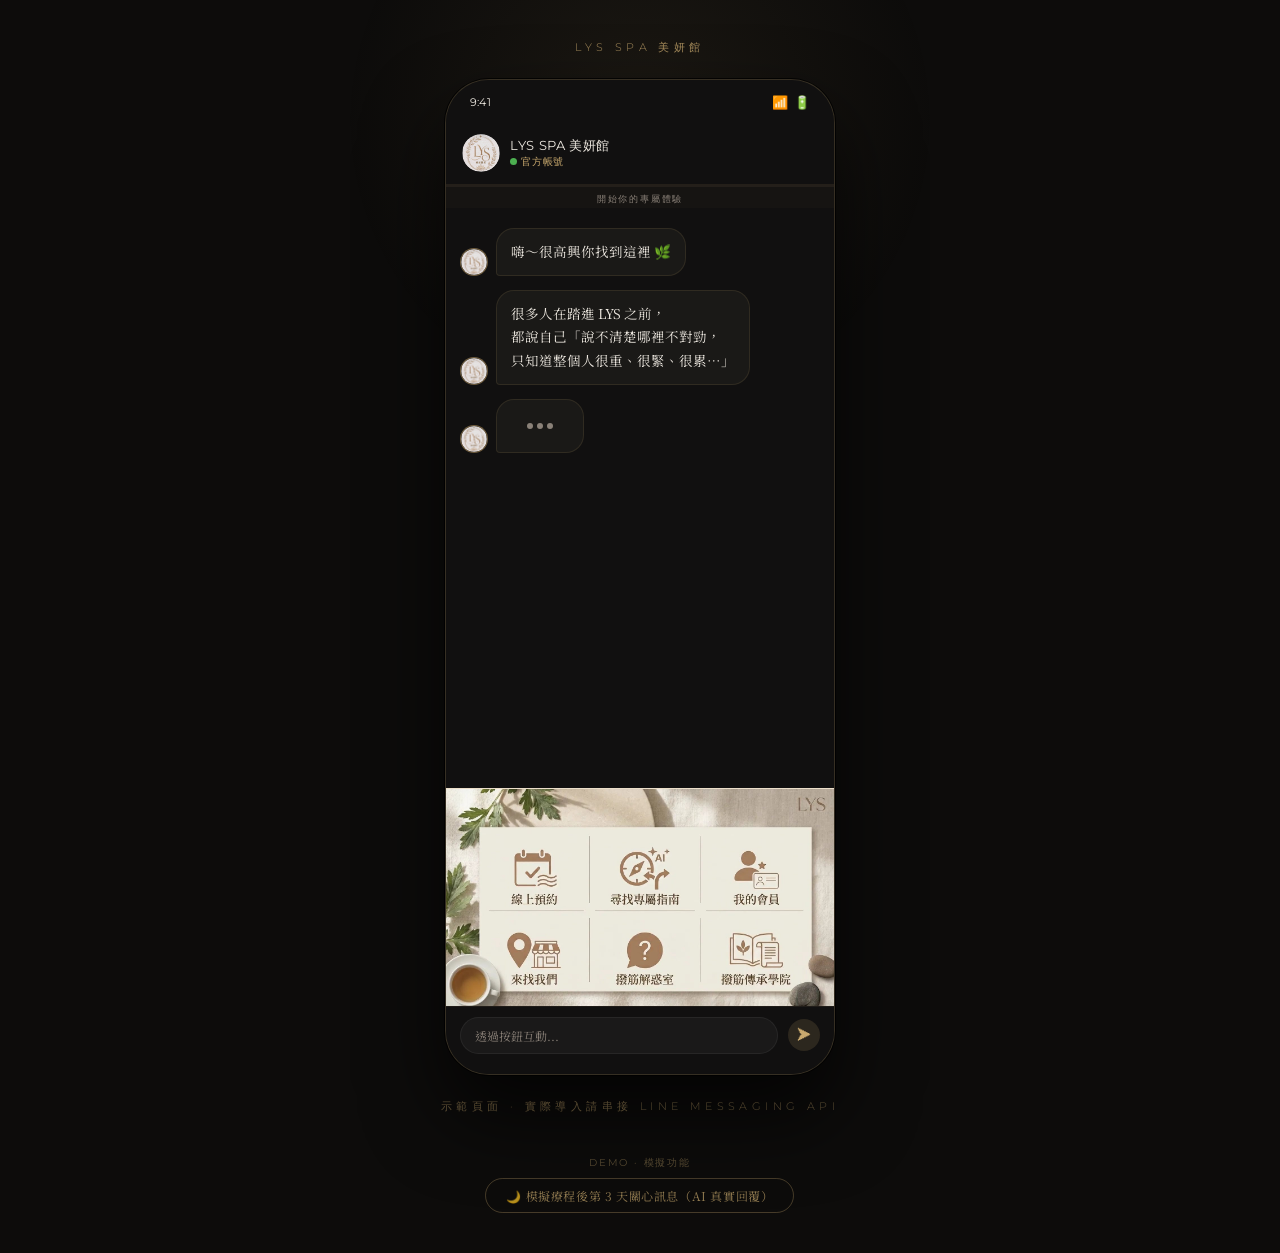
<file: lys-chatbot-demo.html>
<!DOCTYPE html>
<html lang="zh-TW">
<head>
<meta charset="UTF-8">
<meta name="viewport" content="width=device-width, initial-scale=1.0">
<title>LYS SPA 美妍館｜專屬放鬆指南</title>
<link href="https://fonts.googleapis.com/css2?family=Cormorant+Garamond:ital,wght@0,300;0,400;1,300&family=Noto+Serif+TC:wght@300;400&family=Montserrat:wght@300;400&display=swap" rel="stylesheet">
<style>
  :root {
    --black: #111010;
    --white: #FAF8F5;
    --gold: #C9A96E;
    --gold-light: #E8D5B0;
    --gold-dim: rgba(201,169,110,0.15);
    --warm-gray: #8A8178;
    --bubble-bot: #1A1917;
    --bubble-user: #2C2820;
    --text-main: #EDE8E0;
    --text-dim: #8A8178;
    --phone-w: 390px;
  }

  * { margin: 0; padding: 0; box-sizing: border-box; }

  body {
    background: #0D0C0B;
    min-height: 100vh;
    display: flex;
    align-items: center;
    justify-content: center;
    font-family: 'Noto Serif TC', serif;
    padding: 40px 16px;
  }

  /* ambient glow */
  body::before {
    content: '';
    position: fixed;
    top: -20%;
    left: 50%;
    transform: translateX(-50%);
    width: 600px;
    height: 600px;
    background: radial-gradient(ellipse, rgba(201,169,110,0.08) 0%, transparent 70%);
    pointer-events: none;
  }

  .scene {
    display: flex;
    flex-direction: column;
    align-items: center;
    gap: 24px;
  }

  .brand-label {
    font-family: 'Montserrat', sans-serif;
    font-weight: 300;
    letter-spacing: 0.4em;
    font-size: 11px;
    color: var(--gold);
    text-transform: uppercase;
    opacity: 0.8;
  }

  /* Phone shell */
  .phone {
    width: var(--phone-w);
    max-width: 100%;
    background: #161412;
    border-radius: 44px;
    border: 1px solid rgba(201,169,110,0.18);
    box-shadow:
      0 0 0 1px rgba(0,0,0,0.8),
      0 40px 80px rgba(0,0,0,0.7),
      inset 0 1px 0 rgba(255,255,255,0.04);
    overflow: hidden;
    position: relative;
  }

  /* Status bar */
  .status-bar {
    height: 44px;
    background: #111010;
    display: flex;
    align-items: center;
    justify-content: space-between;
    padding: 0 24px;
    font-family: 'Montserrat', sans-serif;
    font-size: 11px;
    color: var(--text-main);
    font-weight: 400;
    letter-spacing: 0.02em;
  }
  .status-icons { display: flex; gap: 6px; align-items: center; }
  .status-icons span { font-size: 13px; }

  /* LINE Header */
  .line-header {
    background: #111010;
    border-bottom: 1px solid rgba(201,169,110,0.1);
    padding: 10px 16px 12px;
    display: flex;
    align-items: center;
    gap: 10px;
  }
  .avatar {
    width: 38px; height: 38px;
    border-radius: 50%;
    background: linear-gradient(135deg, #2A2318, #3D3020);
    border: 1px solid var(--gold);
    display: flex; align-items: center; justify-content: center;
    font-size: 16px;
    flex-shrink: 0;
  }
  .header-info { flex: 1; }
  .header-name {
    font-family: 'Montserrat', sans-serif;
    font-size: 13px;
    font-weight: 400;
    color: var(--text-main);
    letter-spacing: 0.05em;
  }
  .header-sub {
    font-size: 10px;
    color: var(--gold);
    letter-spacing: 0.08em;
    font-family: 'Montserrat', sans-serif;
    font-weight: 300;
  }
  .header-dot {
    width: 7px; height: 7px;
    background: #4CAF50;
    border-radius: 50%;
    margin-right: 4px;
    display: inline-block;
  }

  /* Chat area */
  .chat-area {
    height: 580px;
    overflow-y: auto;
    padding: 20px 14px;
    display: flex;
    flex-direction: column;
    gap: 14px;
    background: #111010;
    scroll-behavior: smooth;
  }
  .chat-area::-webkit-scrollbar { width: 3px; }
  .chat-area::-webkit-scrollbar-track { background: transparent; }
  .chat-area::-webkit-scrollbar-thumb { background: rgba(201,169,110,0.2); border-radius: 2px; }

  /* Messages */
  .msg-row {
    display: flex;
    gap: 8px;
    align-items: flex-end;
    opacity: 0;
    transform: translateY(12px);
    transition: opacity 0.4s ease, transform 0.4s ease;
  }
  .msg-row.visible { opacity: 1; transform: translateY(0); }
  .msg-row.user { flex-direction: row-reverse; }

  .msg-avatar {
    width: 28px; height: 28px;
    border-radius: 50%;
    background: linear-gradient(135deg, #2A2318, #3D3020);
    border: 1px solid rgba(201,169,110,0.4);
    display: flex; align-items: center; justify-content: center;
    font-size: 12px;
    flex-shrink: 0;
    overflow: hidden;
    padding: 0;
  }
  .msg-avatar img { width:100%; height:100%; object-fit:cover; border-radius:50%; }

  .bubble {
    max-width: 76%;
    padding: 11px 14px;
    border-radius: 18px;
    font-size: 13.5px;
    line-height: 1.75;
    color: var(--text-main);
    position: relative;
  }
  .bubble.bot {
    background: var(--bubble-bot);
    border: 1px solid rgba(201,169,110,0.12);
    border-bottom-left-radius: 4px;
  }
  .bubble.user {
    background: linear-gradient(135deg, #2C2415, #3A2E1A);
    border: 1px solid rgba(201,169,110,0.25);
    border-bottom-right-radius: 4px;
    color: var(--gold-light);
  }
  .bubble em {
    color: var(--gold);
    font-style: normal;
    font-weight: 400;
  }

  /* Typing indicator */
  .typing {
    display: flex; gap: 4px; align-items: center;
    padding: 12px 16px;
  }
  .typing span {
    width: 6px; height: 6px;
    background: var(--warm-gray);
    border-radius: 50%;
    animation: typingDot 1.2s infinite;
  }
  .typing span:nth-child(2) { animation-delay: 0.2s; }
  .typing span:nth-child(3) { animation-delay: 0.4s; }
  @keyframes typingDot {
    0%, 60%, 100% { opacity: 0.3; transform: scale(0.8); }
    30% { opacity: 1; transform: scale(1); }
  }

  /* Options panel */
  .options-panel {
    display: flex;
    flex-direction: column;
    gap: 8px;
    margin-top: 2px;
    opacity: 0;
    transform: translateY(8px);
    transition: opacity 0.35s ease 0.1s, transform 0.35s ease 0.1s;
  }
  .options-panel.visible { opacity: 1; transform: translateY(0); }

  .option-btn {
    background: rgba(201,169,110,0.07);
    border: 1px solid rgba(201,169,110,0.25);
    border-radius: 12px;
    padding: 11px 14px;
    color: var(--text-main);
    font-size: 13px;
    font-family: 'Noto Serif TC', serif;
    cursor: pointer;
    text-align: left;
    transition: all 0.2s ease;
    line-height: 1.5;
    display: flex;
    align-items: center;
    gap: 10px;
  }
  .option-btn:hover {
    background: rgba(201,169,110,0.15);
    border-color: rgba(201,169,110,0.5);
    color: var(--gold-light);
    transform: translateX(3px);
  }
  .option-btn:disabled {
    opacity: 0.35;
    cursor: default;
    transform: none;
  }
  .option-btn.selected {
    background: rgba(201,169,110,0.2);
    border-color: var(--gold);
    color: var(--gold-light);
  }
  .option-icon { font-size: 16px; flex-shrink: 0; }

  /* Start button */
  .start-btn {
    background: linear-gradient(135deg, #C9A96E, #B8924A);
    border: none;
    border-radius: 12px;
    padding: 13px 24px;
    color: #111010;
    font-size: 13.5px;
    font-family: 'Noto Serif TC', serif;
    cursor: pointer;
    font-weight: 400;
    letter-spacing: 0.05em;
    transition: all 0.2s ease;
    align-self: flex-start;
    opacity: 0;
    transform: translateY(8px);
    transition: opacity 0.35s ease, transform 0.35s ease, filter 0.2s ease;
  }
  .start-btn.visible { opacity: 1; transform: translateY(0); }
  .start-btn:hover { filter: brightness(1.1); transform: translateY(-1px); }
  .start-btn:disabled { opacity: 0.3; cursor: default; transform: none; }

  /* Progress bar */
  .progress-bar {
    height: 2px;
    background: rgba(201,169,110,0.08);
    position: relative;
    margin: 0;
  }
  .progress-fill {
    height: 100%;
    background: linear-gradient(90deg, var(--gold), #E8C97A);
    transition: width 0.6s ease;
    width: 0%;
  }

  /* Result card */
  .result-card {
    background: linear-gradient(160deg, #1C1710 0%, #141210 100%);
    border: 1px solid rgba(201,169,110,0.3);
    border-radius: 16px;
    padding: 18px;
    max-width: 82%;
    opacity: 0;
    transform: translateY(12px);
    transition: opacity 0.5s ease, transform 0.5s ease;
  }
  .result-card.visible { opacity: 1; transform: translateY(0); }
  .result-divider {
    height: 1px;
    background: rgba(201,169,110,0.15);
    margin: 12px 0;
  }
  .teacher-name {
    font-family: 'Cormorant Garamond', serif;
    font-size: 20px;
    color: var(--gold);
    letter-spacing: 0.08em;
    margin-bottom: 4px;
  }
  .teacher-badge {
    font-family: 'Montserrat', sans-serif;
    font-size: 9px;
    letter-spacing: 0.2em;
    color: var(--warm-gray);
    text-transform: uppercase;
    margin-bottom: 10px;
  }
  .teacher-desc {
    font-size: 12.5px;
    color: var(--text-main);
    line-height: 1.8;
    opacity: 0.85;
  }
  .guarantee-text {
    font-size: 11.5px;
    color: var(--warm-gray);
    line-height: 1.75;
    border-left: 2px solid rgba(201,169,110,0.3);
    padding-left: 10px;
    font-style: italic;
  }

  /* Action buttons */
  .action-btn {
    display: block;
    width: 100%;
    padding: 12px;
    border-radius: 10px;
    border: none;
    cursor: pointer;
    font-size: 13px;
    font-family: 'Noto Serif TC', serif;
    letter-spacing: 0.05em;
    transition: all 0.2s ease;
    margin-top: 8px;
  }
  .action-btn.primary {
    background: linear-gradient(135deg, #C9A96E, #B8924A);
    color: #111010;
  }
  .action-btn.primary:hover { filter: brightness(1.1); }
  .action-btn.secondary {
    background: rgba(201,169,110,0.08);
    border: 1px solid rgba(201,169,110,0.25);
    color: var(--gold-light);
  }
  .action-btn.secondary:hover { background: rgba(201,169,110,0.15); }

  /* Reset */
  .reset-area {
    text-align: center;
    padding: 10px;
    opacity: 0;
    transition: opacity 0.4s ease;
  }
  .reset-area.visible { opacity: 1; }
  .reset-btn {
    background: none;
    border: none;
    color: var(--warm-gray);
    font-size: 11px;
    font-family: 'Montserrat', sans-serif;
    letter-spacing: 0.1em;
    cursor: pointer;
    text-decoration: underline;
    text-underline-offset: 3px;
  }
  .reset-btn:hover { color: var(--gold); }

  /* Bottom bar */
  .bottom-bar {
    background: #111010;
    border-top: 1px solid rgba(201,169,110,0.08);
    padding: 10px 14px 20px;
    display: flex;
    align-items: center;
    gap: 10px;
  }
  .input-mock {
    flex: 1;
    background: rgba(255,255,255,0.04);
    border: 1px solid rgba(255,255,255,0.06);
    border-radius: 20px;
    padding: 9px 14px;
    font-size: 12px;
    color: var(--warm-gray);
    font-family: 'Noto Serif TC', serif;
  }
  .send-mock {
    width: 32px; height: 32px;
    border-radius: 50%;
    background: rgba(201,169,110,0.15);
    border: none;
    display: flex; align-items: center; justify-content: center;
    color: var(--gold);
    font-size: 14px;
  }

  /* Step counter */
  .step-label {
    font-family: 'Montserrat', sans-serif;
    font-size: 9px;
    letter-spacing: 0.2em;
    color: var(--warm-gray);
    text-align: center;
    padding: 6px 0 2px;
    text-transform: uppercase;
  }

  /* Toast */
  .toast {
    position: fixed;
    bottom: 30px;
    left: 50%;
    transform: translateX(-50%) translateY(20px);
    background: #2A2318;
    border: 1px solid rgba(201,169,110,0.4);
    color: var(--gold-light);
    font-size: 13px;
    font-family: 'Noto Serif TC', serif;
    padding: 10px 20px;
    border-radius: 30px;
    opacity: 0;
    transition: all 0.3s ease;
    pointer-events: none;
    white-space: nowrap;
    z-index: 999;
  }
  .toast.show {
    opacity: 1;
    transform: translateX(-50%) translateY(0);
  }

  /* ── Rich Menu ─────────────────────────────────────────────── */
  .rich-menu {
    position: relative;
    flex-shrink: 0;
    width: 100%;
    border-top: 1px solid rgba(201,169,110,0.25);
    background: #F5F0E8;
  }
  .rich-menu-img {
    width: 100%;
    display: block;
    user-select: none;
    -webkit-user-drag: none;
  }
  .rich-menu-grid {
    position: absolute;
    inset: 0;
    display: grid;
    grid-template-columns: repeat(3, 1fr);
    grid-template-rows: repeat(2, 1fr);
  }
  .menu-item {
    cursor: pointer;
    position: relative;
    background: transparent;
    transition: background 0.15s ease;
  }
  .menu-item:hover { background: rgba(107,91,62,0.08); }
  .menu-item:active { background: rgba(107,91,62,0.18); }
  .menu-item.active-pulse::after {
    content:'';
    position:absolute;
    inset:0;
    background: rgba(201,169,110,0.25);
    animation: menuPulse 0.4s ease forwards;
  }
  @keyframes menuPulse {
    0%{opacity:1} 100%{opacity:0}
  }

  /* modal overlay */
  .modal-overlay {
    position: fixed;
    inset: 0;
    background: rgba(0,0,0,0.6);
    z-index: 100;
    display: flex;
    align-items: flex-end;
    justify-content: center;
    opacity: 0;
    pointer-events: none;
    transition: opacity 0.3s ease;
  }
  .modal-overlay.open { opacity: 1; pointer-events: all; }
  .modal-sheet {
    background: #161412;
    border: 1px solid rgba(201,169,110,0.2);
    border-radius: 20px 20px 0 0;
    padding: 20px 20px 32px;
    width: 100%;
    max-width: 390px;
    transform: translateY(30px);
    transition: transform 0.35s ease;
    max-height: 80vh;
    overflow-y: auto;
  }
  .modal-overlay.open .modal-sheet { transform: translateY(0); }
  .modal-handle {
    width: 36px; height: 4px;
    background: rgba(201,169,110,0.3);
    border-radius: 2px;
    margin: 0 auto 16px;
  }
  .modal-title {
    font-family: 'Cormorant Garamond', serif;
    font-size: 18px;
    color: var(--gold);
    letter-spacing: 0.08em;
    margin-bottom: 4px;
  }
  .modal-sub {
    font-size: 11px;
    color: var(--warm-gray);
    font-family: 'Montserrat', sans-serif;
    letter-spacing: 0.1em;
    margin-bottom: 14px;
  }
  .modal-body {
    font-size: 13px;
    color: var(--text-main);
    line-height: 1.85;
    opacity: 0.85;
  }
  .modal-divider { height:1px; background: rgba(201,169,110,0.12); margin: 14px 0; }
  .modal-btn {
    display: block; width: 100%;
    padding: 12px;
    border-radius: 10px;
    border: none; cursor: pointer;
    font-size: 13px;
    font-family: 'Noto Serif TC', serif;
    letter-spacing: 0.05em;
    transition: all 0.2s ease;
    margin-top: 8px;
  }
  .modal-btn.primary { background: linear-gradient(135deg, #C9A96E, #B8924A); color: #111010; }
  .modal-btn.primary:hover { filter: brightness(1.1); }
  .modal-btn.secondary {
    background: rgba(201,169,110,0.08);
    border: 1px solid rgba(201,169,110,0.25);
    color: var(--gold-light);
  }
  .modal-btn.secondary:hover { background: rgba(201,169,110,0.15); }
  .modal-close {
    position: absolute; top: 14px; right: 16px;
    background: none; border: none;
    color: var(--warm-gray); font-size: 18px; cursor: pointer;
  }
  /* time slots */
  .time-grid { display: grid; grid-template-columns: repeat(3,1fr); gap: 8px; margin: 12px 0; }
  .time-slot {
    background: rgba(201,169,110,0.07);
    border: 1px solid rgba(201,169,110,0.2);
    border-radius: 8px; padding: 8px 4px;
    text-align: center; cursor: pointer;
    font-size: 12px; color: var(--text-main);
    font-family: 'Montserrat', sans-serif;
    transition: all 0.15s;
  }
  .time-slot:hover { background: rgba(201,169,110,0.2); border-color: var(--gold); }
  .time-slot.selected { background: rgba(201,169,110,0.25); border-color: var(--gold); color: var(--gold-light); }
  /* faq items */
  .faq-item {
    background: rgba(201,169,110,0.05);
    border: 1px solid rgba(201,169,110,0.12);
    border-radius: 10px; padding: 12px 14px;
    margin-bottom: 8px; cursor: pointer;
    transition: background 0.15s;
  }
  .faq-item:hover { background: rgba(201,169,110,0.1); }
  .faq-q { font-size: 12.5px; color: var(--gold-light); margin-bottom: 0; font-weight: 400; }
  .faq-a { font-size: 12px; color: var(--warm-gray); margin-top: 8px; line-height: 1.75; display: none; }
  .faq-item.open .faq-a { display: block; }
  /* member card */
  .member-card {
    background: linear-gradient(135deg, #2A2318, #1C1710);
    border: 1px solid rgba(201,169,110,0.4);
    border-radius: 14px; padding: 18px;
    margin-bottom: 12px;
  }
  .member-points { font-family:'Cormorant Garamond',serif; font-size:32px; color:var(--gold); }
  .member-label { font-size:10px; color:var(--warm-gray); font-family:'Montserrat',sans-serif; letter-spacing:0.15em; text-transform:uppercase; }
  /* map embed */
  .map-mock {
    background: #1C1710;
    border: 1px solid rgba(201,169,110,0.15);
    border-radius: 10px;
    height: 130px;
    display: flex; align-items: center; justify-content: center;
    font-size: 28px; margin-bottom: 12px;
    position: relative; overflow: hidden;
  }
  .map-mock::before {
    content: '';
    position: absolute; inset: 0;
    background: radial-gradient(ellipse at 50% 50%, rgba(201,169,110,0.08) 0%, transparent 70%);
  }


  /* Treatment selector */
  .treatment-item {
    display: flex; justify-content: space-between; align-items: center;
    background: rgba(201,169,110,0.06);
    border: 1px solid rgba(201,169,110,0.15);
    border-radius: 10px; padding: 11px 14px;
    margin-bottom: 8px; cursor: pointer;
    transition: all 0.15s ease;
  }
  .treatment-item:hover { background: rgba(201,169,110,0.13); border-color: rgba(201,169,110,0.4); }
  .treatment-item.selected { background: rgba(201,169,110,0.22); border-color: var(--gold); }
  .treatment-name { font-size: 13px; color: var(--text-main); }
  .treatment-pts { font-size: 12px; color: var(--gold); font-family: 'Montserrat', sans-serif; font-weight: 300; }

  /* History items */
  .history-item {
    background: rgba(201,169,110,0.05);
    border: 1px solid rgba(201,169,110,0.1);
    border-radius: 10px; padding: 12px 14px;
    margin-bottom: 10px;
  }
  .history-date { font-size: 10px; color: var(--warm-gray); font-family: 'Montserrat', sans-serif; letter-spacing: 0.08em; margin-bottom: 4px; }
  .history-name { font-size: 13.5px; color: var(--text-main); margin-bottom: 6px; }
  .history-meta { display: flex; justify-content: space-between; margin-bottom: 6px; }
  .history-teacher { font-size: 11px; color: var(--gold); font-family: 'Montserrat', sans-serif; }
  .history-pts { font-size: 11px; color: var(--warm-gray); }
  .history-note { font-size: 11.5px; color: var(--warm-gray); font-style: italic; border-left: 2px solid rgba(201,169,110,0.25); padding-left: 8px; line-height: 1.6; }


  /* ── Calendar ── */
  .cal-section-label {
    font-size: 11px; color: var(--warm-gray);
    font-family: 'Montserrat', sans-serif; letter-spacing: 0.1em;
    margin-bottom: 8px;
  }
  .cal-header {
    display: flex; align-items: center; justify-content: space-between;
    margin-bottom: 8px;
  }
  .cal-month-label {
    font-family: 'Cormorant Garamond', serif;
    font-size: 15px; color: var(--text-main); letter-spacing: 0.06em;
  }
  .cal-nav {
    background: none; border: 1px solid rgba(201,169,110,0.25);
    border-radius: 6px; color: var(--gold); font-size: 16px;
    width: 28px; height: 28px; cursor: pointer; line-height: 1;
    transition: all 0.15s;
  }
  .cal-nav:hover { background: rgba(201,169,110,0.12); border-color: var(--gold); }
  .cal-weekdays {
    display: grid; grid-template-columns: repeat(7,1fr);
    margin-bottom: 4px;
  }
  .cal-weekdays span {
    text-align: center; font-size: 10px;
    color: var(--warm-gray); font-family: 'Montserrat', sans-serif;
    padding: 2px 0;
  }
  .cal-grid {
    display: grid; grid-template-columns: repeat(7,1fr);
    gap: 3px; margin-bottom: 4px;
  }
  .cal-day {
    aspect-ratio: 1; display: flex; align-items: center; justify-content: center;
    font-size: 12px; border-radius: 50%; cursor: pointer;
    color: var(--text-main); font-family: 'Montserrat', sans-serif;
    transition: all 0.15s; border: 1px solid transparent;
  }
  .cal-day:hover:not(.cal-empty):not(.cal-past):not(.cal-closed) {
    background: rgba(201,169,110,0.15); border-color: rgba(201,169,110,0.3);
  }
  .cal-day.selected {
    background: var(--gold); color: #111010; font-weight: 400;
    border-color: var(--gold);
  }
  .cal-day.today { border-color: rgba(201,169,110,0.5); color: var(--gold); }
  .cal-day.cal-past, .cal-day.cal-closed {
    color: rgba(138,129,120,0.35); cursor: default; pointer-events: none;
  }
  .cal-day.cal-empty { pointer-events: none; }
  .cal-day.cal-closed { text-decoration: line-through; }

</style>
</head>
<body>

<div class="scene">
  <div class="brand-label">LYS SPA 美妍館</div>

  <div class="phone">
    <!-- Status bar -->
    <div class="status-bar">
      <span>9:41</span>
      <div class="status-icons">
        <span>📶</span><span>🔋</span>
      </div>
    </div>

    <!-- LINE Header -->
    <div class="line-header">
      <div class="avatar" style="background:none;border:none;padding:0;overflow:hidden;"><img src="[data-uri]" style="width:38px;height:38px;border-radius:50%;object-fit:cover;" /></div>
      <div class="header-info">
        <div class="header-name">LYS SPA 美妍館</div>
        <div class="header-sub"><span class="header-dot"></span>官方帳號</div>
      </div>
    </div>

    <!-- Progress -->
    <div class="progress-bar">
      <div class="progress-fill" id="progressFill"></div>
    </div>
    <div class="step-label" id="stepLabel">開始你的專屬體驗</div>

    <!-- Chat -->
    <div class="chat-area" id="chatArea"></div>

    <!-- Rich Menu -->
    <div class="rich-menu" id="richMenu">
      <img class="rich-menu-img" src="[data-uri]" alt="LYS 圖文選單" draggable="false" />
      <div class="rich-menu-grid">
        <div class="menu-item" onclick="menuTap(this,'booking')" title="線上預約"></div>
        <div class="menu-item" onclick="menuTap(this,'quiz')" title="尋找專屬指南"></div>
        <div class="menu-item" onclick="menuTap(this,'member')" title="我的會員"></div>
        <div class="menu-item" onclick="menuTap(this,'location')" title="來找我們"></div>
        <div class="menu-item" onclick="menuTap(this,'faq')" title="撥筋解惑室"></div>
        <div class="menu-item" onclick="window.open('http://lys-spa.jhen-han.com/','_blank')" title="撥筋傳承學院"></div>
      </div>
    </div>

    <!-- Bottom bar -->
    <div class="bottom-bar">
      <div class="input-mock">透過按鈕互動...</div>
      <button class="send-mock">➤</button>
    </div>
  </div>

  <div class="brand-label" style="opacity:0.4">示範頁面 · 實際導入請串接 LINE Messaging API</div>
</div>

<div class="toast" id="toast"></div>

<script>
const LYS_LOGO = "[data-uri]";
const chatArea = document.getElementById('chatArea');
const progressFill = document.getElementById('progressFill');
const stepLabel = document.getElementById('stepLabel');

let userCount = 0; // total completed users (for rotation)
let answers = {};
let isAnimating = false;

// ─── Helpers ───────────────────────────────────────────────────────────────

function showToast(msg) {
  const t = document.getElementById('toast');
  t.textContent = msg;
  t.classList.add('show');
  setTimeout(() => t.classList.remove('show'), 2200);
}

function scrollBottom() {
  setTimeout(() => { chatArea.scrollTop = chatArea.scrollHeight; }, 80);
}

function setProgress(pct, label) {
  progressFill.style.width = pct + '%';
  stepLabel.textContent = label;
}

function sleep(ms) { return new Promise(r => setTimeout(r, ms)); }

async function addTyping() {
  const row = document.createElement('div');
  row.className = 'msg-row';
  row.innerHTML = `
    <div class="msg-avatar"><img src="${LYS_LOGO}" /></div>
    <div class="bubble bot"><div class="typing"><span></span><span></span><span></span></div></div>`;
  chatArea.appendChild(row);
  await sleep(50);
  row.classList.add('visible');
  scrollBottom();
  return row;
}

async function removeTyping(row) {
  row.style.opacity = '0';
  await sleep(200);
  row.remove();
}

async function addBotMsg(html, delay = 900) {
  const typing = await addTyping();
  await sleep(delay);
  await removeTyping(typing);

  const row = document.createElement('div');
  row.className = 'msg-row';
  row.innerHTML = `
    <div class="msg-avatar"><img src="${LYS_LOGO}" /></div>
    <div class="bubble bot">${html}</div>`;
  chatArea.appendChild(row);
  await sleep(50);
  row.classList.add('visible');
  scrollBottom();
  return row;
}

async function addUserMsg(text) {
  const row = document.createElement('div');
  row.className = 'msg-row user';
  row.innerHTML = `<div class="bubble user">${text}</div>`;
  chatArea.appendChild(row);
  await sleep(50);
  row.classList.add('visible');
  scrollBottom();
}

function addOptions(opts, onSelect) {
  const panel = document.createElement('div');
  panel.className = 'options-panel';
  const indent = document.createElement('div');
  indent.style.paddingLeft = '36px';
  indent.className = 'options-panel';

  opts.forEach(({ icon, text, value }) => {
    const btn = document.createElement('button');
    btn.className = 'option-btn';
    btn.innerHTML = `<span class="option-icon">${icon}</span><span>${text}</span>`;
    btn.onclick = async () => {
      if (isAnimating) return;
      isAnimating = true;
      // disable all
      indent.querySelectorAll('.option-btn').forEach(b => { b.disabled = true; });
      btn.classList.add('selected');
      await sleep(200);
      indent.style.opacity = '0';
      await sleep(300);
      indent.remove();
      await addUserMsg(icon + ' ' + text);
      await onSelect(value, text);
      isAnimating = false;
    };
    indent.appendChild(btn);
  });

  chatArea.appendChild(indent);
  setTimeout(() => indent.classList.add('visible'), 80);
  scrollBottom();
  return indent;
}

function addStartBtn(label, onClick) {
  const indent = document.createElement('div');
  indent.style.paddingLeft = '36px';

  const btn = document.createElement('button');
  btn.className = 'start-btn';
  btn.textContent = label;
  btn.onclick = async () => {
    if (isAnimating) return;
    isAnimating = true;
    btn.disabled = true;
    indent.style.opacity = '0';
    await sleep(300);
    indent.remove();
    await onClick();
    isAnimating = false;
  };

  indent.appendChild(btn);
  chatArea.appendChild(indent);
  setTimeout(() => btn.classList.add('visible'), 100);
  scrollBottom();
}

// ─── Flow ──────────────────────────────────────────────────────────────────

async function startFlow() {
  chatArea.innerHTML = '';
  answers = {};
  setProgress(0, '開始你的專屬體驗');

  await sleep(300);
  await addBotMsg(`嗨～很高興你找到這裡 🌿`, 600);
  await addBotMsg(`很多人在踏進 LYS 之前，<br>都說自己「說不清楚哪裡不對勁，<br>只知道整個人很重、很緊、很累…」`, 1100);
  await addBotMsg(`我們想在你到來之前，<br>先好好了解一下你現在的狀態 🫶<br><br>花 1 分鐘回答 3 個小問題，<br>我們會為你找到最適合的老師——`, 1200);

  addStartBtn('▶ 開始我的專屬測驗', startQ1);
}

async function startQ1() {
  setProgress(15, '問題 1／3');
  await addBotMsg(`最近身體上，你最有感的是哪一種？<br><em>（選一個最貼近你的感受就好）</em>`, 900);

  addOptions([
    { icon: '😴', text: '睡不好、腦袋脹脹的、容易頭重', value: 'sleep' },
    { icon: '💆', text: '肩頸超緊、背部像背著石頭', value: 'neck' },
    { icon: '🌫️', text: '身體沉重、循環不順、感覺濕氣很重', value: 'qi' },
  ], async (val, text) => {
    answers.q1 = { val, text };
    setProgress(35, '問題 1／3 ✓');
    await sleep(400);
    await startQ2();
  });
}

async function startQ2() {
  setProgress(45, '問題 2／3');
  await addBotMsg(`了解了～那最近的生活節奏呢？<br><em>你比較像哪一種狀態？</em>`, 900);

  addOptions([
    { icon: '🔥', text: '一直在衝、停不下來、壓力很大', value: 'stress' },
    { icon: '🪫', text: '提不起勁、動力好像被掏空了', value: 'drain' },
    { icon: '😶', text: '說不上來，就是整個人渾渾噩噩的', value: 'haze' },
  ], async (val, text) => {
    answers.q2 = { val, text };
    setProgress(65, '問題 2／3 ✓');
    await sleep(400);
    await startQ3();
  });
}

async function startQ3() {
  setProgress(75, '問題 3／3');
  await addBotMsg(`最後一題，也是最重要的一題 🌿<br><br>做完撥筋之後，你最渴望感受到的是什麼？`, 1000);

  addOptions([
    { icon: '🧘', text: '找回一種平靜，讓腦袋真正放空', value: 'calm' },
    { icon: '🪶', text: '把那個重擔卸下來，整個人變輕', value: 'light' },
    { icon: '⚡', text: '重新充飽電，找回活力與狀態', value: 'energy' },
  ], async (val, text) => {
    answers.q3 = { val, text };
    setProgress(90, '分析中...');
    await sleep(500);
    await showResult();
  });
}

async function showResult() {
  userCount++;
  const isA = (userCount % 2 === 1); // odd = A (維亞), even = B (語林)

  // Opening empathy line based on Q1
  const openings = {
    sleep: '最近腦袋一直沒辦法真正關機，連睡覺都還在轉——這樣的你，真的需要有人好好接住了。',
    neck: '肩頸像是扛著整個世界的重量，那種緊，不只是肌肉，是心情也一起繃著。',
    qi: '身體沉沉的、循環卡住了，是你的身體在跟你說：<em>該停下來好好照顧自己了。</em>',
  };
  const opening = openings[answers.q1?.val] || '看來你最近真的承受了很多...';

  setProgress(100, '你的專屬指南');
  await addBotMsg(`✨ 分析完成，為你找到了答案 🌿`, 700);

  const typing = await addTyping();
  await sleep(1400);
  await removeTyping(typing);

  // Result card
  const card = document.createElement('div');
  card.className = 'result-card';

  const teacherName = isA ? '微雅老師' : '妤羚老師';
  const teacherDesc = isA
    ? '擅長以細膩的手感讀懂身體的緊繃，讓每一個卡住的地方，都能慢慢鬆開。跟著微雅老師，你可以放心把自己交出去。'
    : '溫柔而有力量，擅長引導身體回到它最自然的平衡狀態。在妤羚老師的雙手下，你會感覺到那種「終於可以放鬆了」。';
  const teacherEmoji = isA ? '🌸' : '🌿';

  card.innerHTML = `
    <div style="font-size:13px;line-height:1.85;color:var(--text-main);margin-bottom:12px;">
      看完你的回答，心裡有點心疼你 🫶<br><br>
      ${opening}
    </div>
    <div class="result-divider"></div>
    <div class="guarantee-text">
      LYS 每一位老師，皆由懿珊老師親自手把手培訓，<br>
      技術與溫度如出一轍——<br>
      在 LYS，<em style="color:var(--gold);font-style:normal;">每一位老師都是王牌</em> 🏅
    </div>
    <div class="result-divider"></div>
    <div class="teacher-badge">今日為你牽線的是</div>
    <div class="teacher-name">${teacherEmoji} ${teacherName}</div>
    <div class="teacher-desc">${teacherDesc}</div>
    <button class="action-btn primary" onclick="showToastMsg('正在為您開啟預約頁面... 🌿')">
      📅 立即預約${teacherName}的療程
    </button>
    <button class="action-btn secondary" onclick="showMoreInfo()">
      💬 我還想多了解 LYS
    </button>`;

  chatArea.appendChild(card);
  await sleep(60);
  card.classList.add('visible');
  scrollBottom();

  // Reset option
  await sleep(600);
  const resetArea = document.createElement('div');
  resetArea.className = 'reset-area';
  resetArea.innerHTML = `<button class="reset-btn" onclick="restartFlow()">↺ 重新測驗</button>`;
  chatArea.appendChild(resetArea);
  setTimeout(() => resetArea.classList.add('visible'), 100);
  scrollBottom();
}

async function showMoreInfo() {
  if (isAnimating) return;
  isAnimating = true;
  await addUserMsg('💬 我還想多了解 LYS');
  await addBotMsg(`謝謝你對我們的好奇 🌸<br><br>LYS 由懿珊老師創立於桃園，<br>我們相信「身體的照顧，是一種中庸之道」——<br>不急、不猛，在剛剛好的節奏裡，<br>讓身體找回它本來的樣子。`, 1200);
  await addBotMsg(`如果你還有任何想問的，<br>歡迎直接留言，<br>我們會有真人溫暖回覆你 🫶`, 900);
  isAnimating = false;
}

function showMoreInfoFromBtn() { showMoreInfo(); }

function showToastMsg(msg) { showToast(msg); }

async function restartFlow() {
  if (isAnimating) return;
  chatArea.style.opacity = '0';
  await sleep(300);
  chatArea.style.opacity = '1';
  startFlow();
}

// expose for inline onclick
window.showToastMsg = showToastMsg;
window.showMoreInfo = showMoreInfo;
window.restartFlow = restartFlow;

// ─── Boot ──────────────────────────────────────────────────────────────────
setTimeout(startFlow, 500);


function showMemberSubModal(sub) {
  openModal('member-' + sub);
}

function selectTreatment(el) {
  document.querySelectorAll('.treatment-item').forEach(i => i.classList.remove('selected'));
  el.classList.add('selected');
  const pts = el.dataset.pts;
  const remaining = 240 - parseInt(pts);
  const summary = document.getElementById('pts-summary');
  if (summary) summary.innerHTML = `使用 <span style="color:var(--gold);">${pts} pts</span> → 剩餘 <span style="color:var(--gold-light);">${remaining} pts</span>`;
}

// Get today's date in Taiwan format
function getTodayDate() {
  const now = new Date();
  const y = now.getFullYear();
  const m = String(now.getMonth() + 1).padStart(2, '0');
  const d = String(now.getDate()).padStart(2, '0');
  const days = ['日','一','二','三','四','五','六'];
  const weekday = days[now.getDay()];
  return `${y} / ${m} / ${d}（週${weekday}）`;
}

// Get rotating teacher name
function getTeacherName() {
  return (userCount % 3 === 0) ? '微雅老師' : (userCount % 3 === 1) ? '妤羚老師' : '懿珊老師';
}

// Send booking confirmation message into chat
async function sendBookingConfirmMsg(treatmentName, time, dateLabel) {
  const teacher = getTeacherName();
  const dateStr = dateLabel || getTodayDate();
  closeModal();
  isAnimating = true;

  await addUserMsg(`📅 確認預約 ${dateStr} ${time}`);
  await sleep(300);

  const treatmentLine = treatmentName ? `<br>療程：<em>${treatmentName}</em>` : '';
  const confirmBubble = `
    ✅ 已為您預約完成！<br><br>
    <em>${teacher}</em> 將在<br>
    <em>${dateStr}</em><br>
    <em>${time}</em>${treatmentLine}<br><br>
    為您進行療程 🌿<br><br>
    如需更改或取消，請提前 2 小時與我們聯繫。<br>
    期待與您相見 🫶
  `;
  await addBotMsg(confirmBubble.trim(), 1000);
  await addBotMsg(`溫馨提醒：療程前請避免大量進食，穿著舒適衣物前來，讓身體能夠完全放鬆 🌸`, 1200);

  isAnimating = false;
}

// General booking (from 線上預約 menu)
function confirmGeneralBooking() {
  if (!selectedDate) { showToastMsg('請選擇預約日期 📅'); return; }
  const timeSelected = document.querySelector('.time-slot.selected');
  if (!timeSelected) { showToastMsg('請選擇時段 🕐'); return; }
  const [y, m, d] = selectedDate.split('-');
  const days = ['日','一','二','三','四','五','六'];
  const weekday = days[new Date(+y, +m-1, +d).getDay()];
  const dateLabel = `${y} / ${m} / ${d}（週${weekday}）`;
  const time = timeSelected.textContent;
  sendBookingConfirmMsg('', time, dateLabel);
}

// Point-based booking (from 我的會員)
function confirmPtsBooking() {
  const selected = document.querySelector('.treatment-item.selected');
  if (!selected) { showToastMsg('請先選擇療程項目 🌿'); return; }
  if (!selectedDate) { showToastMsg('請選擇預約日期 📅'); return; }
  const timeSelected = document.querySelector('.time-slot.selected');
  if (!timeSelected) { showToastMsg('請選擇時段 🕐'); return; }
  const name = selected.querySelector('.treatment-name').textContent;
  const [y, m, d] = selectedDate.split('-');
  const days = ['日','一','二','三','四','五','六'];
  const weekday = days[new Date(+y, +m-1, +d).getDay()];
  const dateLabel = `${y} / ${m} / ${d}（週${weekday}）`;
  const time = timeSelected.textContent;
  sendBookingConfirmMsg(name, time, dateLabel);
}


// ── Calendar Logic ────────────────────────────────────────────────────────────
let calYear, calMonth, selectedDate = null;

function initCal() {
  const now = new Date();
  calYear  = now.getFullYear();
  calMonth = now.getMonth();
  selectedDate = null;
  renderCal();
}

function calShift(dir) {
  calMonth += dir;
  if (calMonth > 11) { calMonth = 0; calYear++; }
  if (calMonth < 0)  { calMonth = 11; calYear--; }
  renderCal();
}

function renderCal() {
  const grid  = document.getElementById('calGrid');
  const label = document.getElementById('calMonthLabel');
  if (!grid || !label) return;

  const monthNames = ['1月','2月','3月','4月','5月','6月','7月','8月','9月','10月','11月','12月'];
  label.textContent = calYear + ' · ' + monthNames[calMonth];

  const today    = new Date();
  const firstDay = new Date(calYear, calMonth, 1).getDay();  // 0=Sun
  const daysInMonth = new Date(calYear, calMonth + 1, 0).getDate();

  let html = '';
  // empty cells before 1st
  for (let i = 0; i < firstDay; i++) html += '<div class="cal-day cal-empty"></div>';

  for (let d = 1; d <= daysInMonth; d++) {
    const date = new Date(calYear, calMonth, d);
    const isPast   = date < new Date(today.getFullYear(), today.getMonth(), today.getDate());
    const isClosed = date.getDay() === 0; // 週日休假（示範用，可調整）
    const isToday  = date.toDateString() === today.toDateString();
    const dateStr  = calYear + '-' + String(calMonth+1).padStart(2,'0') + '-' + String(d).padStart(2,'0');
    const isSelected = selectedDate === dateStr;

    let cls = 'cal-day';
    if (isPast)    cls += ' cal-past';
    if (isClosed && !isPast) cls += ' cal-closed';
    if (isToday)   cls += ' today';
    if (isSelected) cls += ' selected';

    const handler = (!isPast && !isClosed)
      ? `onclick="selectCalDay('${dateStr}', this)"`
      : '';

    html += `<div class="${cls}" ${handler}>${d}</div>`;
  }
  grid.innerHTML = html;
  updateBookingSummary();
}

function selectCalDay(dateStr, el) {
  selectedDate = dateStr;
  document.querySelectorAll('.cal-day.selected').forEach(e => e.classList.remove('selected'));
  el.classList.add('selected');
  updateBookingSummary();
}

function selectTime(el) {
  document.querySelectorAll('.time-slot.selected').forEach(e => e.classList.remove('selected'));
  el.classList.add('selected');
  updateBookingSummary();
}

function updateBookingSummary() {
  const summary = document.getElementById('booking-summary');
  if (!summary) return;
  const timeEl = document.querySelector('.time-slot.selected');
  const time   = timeEl ? timeEl.textContent : null;
  if (selectedDate && time) {
    const [y, m, d] = selectedDate.split('-');
    const days = ['日','一','二','三','四','五','六'];
    const weekday = days[new Date(+y, +m-1, +d).getDay()];
    summary.innerHTML = `✦ ${y} / ${m} / ${d}（週${weekday}）· ${time}`;
  } else if (selectedDate) {
    const [y, m, d] = selectedDate.split('-');
    summary.innerHTML = `✦ ${y} / ${m} / ${d} · 請選擇時段`;
  } else if (time) {
    summary.innerHTML = `✦ ${time} · 請選擇日期`;
  } else {
    summary.innerHTML = '';
  }
}

// Re-init calendar every time booking modal opens
// initCal is called inside the real openModal below

// ── Rich Menu ─────────────────────────────────────────────────────────────

function menuTap(el, type) {
  el.classList.add('active-pulse');
  setTimeout(() => el.classList.remove('active-pulse'), 400);
  openModal(type);
}

function openModal(type) {
  const overlay = document.getElementById('modalOverlay');
  const content = document.getElementById('modalContent');
  content.innerHTML = getModalContent(type);
  overlay.classList.add('open');
  document.querySelectorAll('.faq-item').forEach(item => {
    item.addEventListener('click', () => item.classList.toggle('open'));
  });
  document.querySelectorAll('.time-slot').forEach(slot => {
    slot.addEventListener('click', function() {
      document.querySelectorAll('.time-slot').forEach(s => s.classList.remove('selected'));
      this.classList.add('selected');
      updateBookingSummary();
    });
  });
  if (type === 'booking' || type === 'member-booking') {
    initCal();
  }
}

function closeModal() {
  document.getElementById('modalOverlay').classList.remove('open');
}
function closeModalOutside(e) {
  if (e.target === document.getElementById('modalOverlay')) closeModal();
}

function getModalContent(type) {
  if (type === 'booking') return `
    <div class="modal-title">📅 線上預約</div>
    <div class="modal-sub">ONLINE BOOKING</div>
    <div class="modal-divider"></div>

    <div class="cal-section-label">選擇日期</div>
    <div class="cal-header">
      <button class="cal-nav" onclick="calShift(-1)">‹</button>
      <div class="cal-month-label" id="calMonthLabel"></div>
      <button class="cal-nav" onclick="calShift(1)">›</button>
    </div>
    <div class="cal-weekdays">
      <span>日</span><span>一</span><span>二</span><span>三</span><span>四</span><span>五</span><span>六</span>
    </div>
    <div class="cal-grid" id="calGrid"></div>

    <div class="modal-divider"></div>
    <div class="cal-section-label">選擇時段</div>
    <div class="time-grid" id="timeGrid">
      <div class="time-slot" onclick="selectTime(this)">10:00</div>
      <div class="time-slot" onclick="selectTime(this)">11:00</div>
      <div class="time-slot" onclick="selectTime(this)">13:00</div>
      <div class="time-slot" onclick="selectTime(this)">14:00</div>
      <div class="time-slot" onclick="selectTime(this)">15:00</div>
      <div class="time-slot" onclick="selectTime(this)">16:00</div>
      <div class="time-slot" onclick="selectTime(this)">19:00</div>
      <div class="time-slot" onclick="selectTime(this)">20:00</div>
      <div class="time-slot" onclick="selectTime(this)">21:00</div>
    </div>

    <div id="booking-summary" style="font-size:12px;color:var(--gold);text-align:center;margin-top:10px;min-height:18px;letter-spacing:0.04em;"></div>
    <div class="modal-divider"></div>
    <button class="modal-btn primary" onclick="confirmGeneralBooking()">確認預約</button>
    <button class="modal-btn secondary" onclick="showToastMsg('即將開啟 LINE 客服...');closeModal();">💬 直接詢問老師</button>
  `;

  if (type === 'member') return `
    <div class="modal-title">👤 我的會員</div>
    <div class="modal-sub">MEMBER CENTER</div>
    <div class="member-card">
      <div class="member-label" style="margin-bottom:6px;">會員等級</div>
      <div style="font-family:'Cormorant Garamond',serif;font-size:20px;color:var(--gold);margin-bottom:14px;">🌿 LYS 金質會員</div>
      <div class="modal-divider" style="margin:10px 0;"></div>
      <div style="display:flex;justify-content:space-between;align-items:flex-end;">
        <div>
          <div class="member-label">累積療程點數</div>
          <div class="member-points">240 <span style="font-size:14px;color:var(--warm-gray);">pts</span></div>
        </div>
        <div style="text-align:right;">
          <div class="member-label">下次升等還差</div>
          <div style="font-size:18px;color:var(--gold-light);font-family:'Cormorant Garamond',serif;">60 pts</div>
        </div>
      </div>
    </div>
    <div class="modal-body" style="margin-bottom:10px;">
      <span style="color:var(--gold);">✦ 本月優惠：</span>生日當月療程 9 折，可至 3/31 前使用
    </div>
    <button class="modal-btn primary" onclick="showMemberSubModal('booking')">📅 用點數預約療程</button>
    <button class="modal-btn secondary" onclick="showMemberSubModal('history')">📋 查看療程紀錄</button>
  `;

  if (type === 'member-booking') return `
    <div style="display:flex;align-items:center;gap:8px;margin-bottom:4px;">
      <button onclick="openModal('member')" style="background:none;border:none;color:var(--warm-gray);font-size:13px;cursor:pointer;padding:0;">← 返回</button>
    </div>
    <div class="modal-title">📅 點數預約療程</div>
    <div class="modal-sub">目前點數：240 pts</div>
    <div class="modal-divider"></div>

    <div style="font-size:11px;color:var(--warm-gray);font-family:'Montserrat',sans-serif;letter-spacing:0.1em;margin-bottom:10px;">選擇療程項目</div>
    <div id="treatmentList">
      <div class="treatment-item" data-pts="60" onclick="selectTreatment(this)">
        <div class="treatment-name">🌿 60 分鐘全身撥筋</div>
        <div class="treatment-pts">60 pts</div>
      </div>
      <div class="treatment-item" data-pts="90" onclick="selectTreatment(this)">
        <div class="treatment-name">✨ 90 分鐘深層調理</div>
        <div class="treatment-pts">90 pts</div>
      </div>
      <div class="treatment-item" data-pts="45" onclick="selectTreatment(this)">
        <div class="treatment-name">💆 45 分鐘頭頸肩撥筋</div>
        <div class="treatment-pts">45 pts</div>
      </div>
      <div class="treatment-item" data-pts="30" onclick="selectTreatment(this)">
        <div class="treatment-name">🌸 30 分鐘局部加強</div>
        <div class="treatment-pts">30 pts</div>
      </div>
    </div>

    <div class="modal-divider"></div>
    <div class="cal-section-label">選擇日期</div>
    <div class="cal-header">
      <button class="cal-nav" onclick="calShift(-1)">‹</button>
      <div class="cal-month-label" id="calMonthLabel"></div>
      <button class="cal-nav" onclick="calShift(1)">›</button>
    </div>
    <div class="cal-weekdays">
      <span>日</span><span>一</span><span>二</span><span>三</span><span>四</span><span>五</span><span>六</span>
    </div>
    <div class="cal-grid" id="calGrid"></div>

    <div class="modal-divider"></div>
    <div class="cal-section-label">選擇時段</div>
    <div class="time-grid" id="timeGrid">
      <div class="time-slot" onclick="selectTime(this)">10:00</div>
      <div class="time-slot" onclick="selectTime(this)">11:00</div>
      <div class="time-slot" onclick="selectTime(this)">13:00</div>
      <div class="time-slot" onclick="selectTime(this)">14:00</div>
      <div class="time-slot" onclick="selectTime(this)">15:00</div>
      <div class="time-slot" onclick="selectTime(this)">16:00</div>
      <div class="time-slot" onclick="selectTime(this)">19:00</div>
      <div class="time-slot" onclick="selectTime(this)">20:00</div>
      <div class="time-slot" onclick="selectTime(this)">21:00</div>
    </div>
    <div id="pts-summary" style="font-size:12px;color:var(--warm-gray);text-align:right;margin-top:8px;"></div>
    <div id="booking-summary" style="font-size:12px;color:var(--gold);text-align:center;margin-top:6px;min-height:18px;letter-spacing:0.04em;"></div>
    <div class="modal-divider"></div>
    <button class="modal-btn primary" onclick="confirmPtsBooking()">✅ 確認點數預約</button>
    <button class="modal-btn secondary" onclick="openModal('member')">← 返回會員中心</button>
  `;

  if (type === 'member-history') return `
    <div style="display:flex;align-items:center;gap:8px;margin-bottom:4px;">
      <button onclick="openModal('member')" style="background:none;border:none;color:var(--warm-gray);font-size:13px;cursor:pointer;padding:0;">← 返回</button>
    </div>
    <div class="modal-title">📋 療程紀錄</div>
    <div class="modal-sub">TREATMENT HISTORY</div>
    <div class="modal-divider"></div>
    <div class="history-item">
      <div class="history-date">2025 / 02 / 22</div>
      <div class="history-name">✨ 90 分鐘深層調理</div>
      <div class="history-meta"><span class="history-teacher">微雅老師</span><span class="history-pts">－90 pts</span></div>
      <div class="history-note">「整個人輕飄飄的，肩頸真的鬆開了」</div>
    </div>
    <div class="history-item">
      <div class="history-date">2025 / 02 / 08</div>
      <div class="history-name">🌿 60 分鐘全身撥筋</div>
      <div class="history-meta"><span class="history-teacher">妤羚老師</span><span class="history-pts">－60 pts</span></div>
      <div class="history-note">「氣色變好很多，朋友說我有光澤感」</div>
    </div>
    <div class="history-item">
      <div class="history-date">2025 / 01 / 18</div>
      <div class="history-name">💆 45 分鐘頭頸肩撥筋</div>
      <div class="history-meta"><span class="history-teacher">微雅老師</span><span class="history-pts">－45 pts</span></div>
      <div class="history-note">「頭痛問題改善好多，睡眠品質變好了」</div>
    </div>
    <div class="history-item">
      <div class="history-date">2025 / 01 / 03</div>
      <div class="history-name">🌿 60 分鐘全身撥筋</div>
      <div class="history-meta"><span class="history-teacher">妤羚老師</span><span class="history-pts">－45 pts（升等贈送）</span></div>
      <div class="history-note">「第一次體驗，完全被圈粉了 🌸」</div>
    </div>
    <div class="modal-divider"></div>
    <button class="modal-btn primary" onclick="showMemberSubModal('booking')">📅 預約下一次療程</button>
    <button class="modal-btn secondary" onclick="openModal('member')">← 返回會員中心</button>
  `;

  if (type === 'location') return `
    <div class="modal-title">📍 來找我們</div>
    <div class="modal-sub">FIND US</div>
    <div class="map-mock">
      <span style="position:relative;z-index:1;">🗺️</span>
    </div>
    <div class="modal-body">
      <div style="color:var(--gold);font-size:12px;letter-spacing:0.05em;margin-bottom:6px;">LYS SPA 美妍館 · 桃園中壢</div>
      桃園市中壢區志航街 217 號
    </div>
    <div class="modal-divider"></div>
    <div style="font-size:12px;color:var(--text-main);line-height:2;">
      <span style="color:var(--gold);">📞</span> 預約專線：0916-660-07<br>
      <span style="color:var(--gold);">🕐</span> 營業時間：週一至週日 09:00–21:00<br>
      <span style="color:var(--gold);">🚗</span> 門口可停車
    </div>
    <div class="modal-divider"></div>
    <button class="modal-btn primary" onclick="showToastMsg('正在開啟 Google Maps 導航...');closeModal();">🗺️ 開啟導航</button>
    <button class="modal-btn secondary" onclick="closeModal();setTimeout(()=>openModal('booking'),300);">📅 立刻預約</button>
  `;

  if (type === 'faq') return `
    <div class="modal-title">💬 撥筋解惑室</div>
    <div class="modal-sub">FAQ · COMMON QUESTIONS</div>
    <div class="modal-body" style="margin-bottom:14px;">點擊問題查看解答 🌿</div>
    <div class="faq-item">
      <div class="faq-q">✦ 第一次體驗撥筋，需要注意什麼？</div>
      <div class="faq-a">建議體驗前 1 小時避免大量進食，穿著舒適寬鬆的衣物前來。我們的老師會先與您溝通身體狀況，再量身調整手法力道，請放心交給我們 🌿</div>
    </div>
    <div class="faq-item">
      <div class="faq-q">✦ 撥筋後為什麼會有痠痛感？</div>
      <div class="faq-a">撥筋後的輕微痠痛是正常反應，代表筋膜正在重新調整與放鬆。建議療程後多補充溫水，並給身體 1-2 天的休息時間，痠痛感通常會自然消退。</div>
    </div>
    <div class="faq-item">
      <div class="faq-q">✦ 多久做一次撥筋比較適合？</div>
      <div class="faq-a">依個人身體狀況而異。一般建議初期每 1-2 週一次，調理穩定後可改為每月 1-2 次做保養。懿珊老師的團隊會根據您的狀況給予個人化建議。</div>
    </div>
    <div class="faq-item">
      <div class="faq-q">✦ 哪些人不適合做撥筋？</div>
      <div class="faq-a">孕婦、近期手術或骨折未癒合者、皮膚有傷口或急性發炎者，建議先諮詢醫師。若有任何疑慮，歡迎事前與我們聯繫，我們會為您仔細評估 🫶</div>
    </div>
    <div class="faq-item">
      <div class="faq-q">✦ 可以指定老師嗎？</div>
      <div class="faq-a">當然可以！預約時備註希望的老師即可。LYS 每位老師皆由懿珊老師親自培訓，技術與溫度如出一轍，讓您放心把身體交給我們 🏅</div>
    </div>
    <div class="modal-divider"></div>
    <button class="modal-btn secondary" onclick="showToastMsg('正在連線真人客服...');closeModal();">💬 還有問題？聯繫我們</button>
  `;

  if (type === 'quiz') return null; // handled by startFlow
  return '';
}

// Override quiz menu item to trigger chatbot flow
document.addEventListener('DOMContentLoaded', () => {
  const quizBtn = document.querySelector('.menu-item[onclick*="quiz"]');
  if (quizBtn) {
    quizBtn.onclick = async function() {
      this.classList.add('active-pulse');
      setTimeout(() => this.classList.remove('active-pulse'), 400);
      chatArea.innerHTML = '';
      answers = {};
      userCount = 0;
      setProgress(0, '開始你的專屬體驗');
      await startFlow();
    };
  }
});



// ── AI 療程後關心對話模組 ──────────────────────────────────────────────────

let careMode = false;
let careHistory = [];
let careTeacher = '';

const CARE_SYSTEM_PROMPT = `你是 LYS SPA 美妍館的 AI 助理，代表懿珊老師的團隊（微雅老師、妤羚老師）在客人完成撥筋療程後第 3 天主動關心。

【口吻原則】
- 溫暖自然，像老朋友，不是客服機器人
- 繁體中文，符合 LINE 對話節奏，句子不要太長
- 偶爾一個 emoji 增加溫度，不要過多
- 絕對不說「感謝您的寶貴意見」等制式用語

【依客人說的內容回應】
- 身體還在痠痛 → 說明這是正常現象，給居家保養建議
- 效果很好 → 真誠感謝，自然引導下次預約
- 想再來 → 直接說可以幫她安排，問偏好時段
- 有不適或問題 → 認真回應，必要時請她聯繫我們
- 隨意聊天 → 自然聊，維持溫暖關係

【禁止事項】
- 不要一次問超過一個問題
- 不要說太長的段落
- 不要推銷感太重

【LYS 資訊（需要時提供）】
- 地址：桃園市中壢區志航街 217 號
- 電話：0916-660-07
- 營業：週一至週日 09:00–21:00`;

async function startCareMode(teacherName) {
  careMode = true;
  careTeacher = teacherName || getTeacherName();
  careHistory = [];
  chatArea.innerHTML = '';
  setProgress(100, '療程後第 3 天 · 關心訊息');
  await sleep(500);
  const openMsg = careTeacher + '這邊想關心一下你 🌿<br><br>上次的療程到現在剛好第三天了，身體的狀態還好嗎？';
  await addBotMsg(openMsg, 800);
  enableCareInput();
}

function enableCareInput() {
  const bar = document.querySelector('.bottom-bar');
  bar.innerHTML = `
    <input id="careInput" type="text" placeholder="跟我們說說你的感受..."
      style="flex:1;background:rgba(255,255,255,0.06);border:1px solid rgba(201,169,110,0.25);
             border-radius:20px;padding:9px 14px;font-size:13px;color:var(--text-main);
             font-family:'Noto Serif TC',serif;outline:none;"
      onkeydown="if(event.key==='Enter')sendCareMsg()" />
    <button onclick="sendCareMsg()" style="width:36px;height:36px;border-radius:50%;
      background:linear-gradient(135deg,#C9A96E,#B8924A);border:none;cursor:pointer;
      color:#111010;font-size:15px;flex-shrink:0;">➤</button>`;
  setTimeout(() => document.getElementById('careInput')?.focus(), 300);
}

async function sendCareMsg() {
  if (isAnimating) return;
  const input = document.getElementById('careInput');
  if (!input) return;
  const userText = input.value.trim();
  if (!userText) return;
  input.value = '';
  input.disabled = true;
  isAnimating = true;

  await addUserMsg(userText);
  careHistory.push({ role: 'user', content: userText });

  const reply = await callCareAI(careHistory);
  await addBotMsg(reply.replace(/\n/g, '<br>'), 900);
  careHistory.push({ role: 'assistant', content: reply });

  input.disabled = false;
  input.focus();
  isAnimating = false;

  if (/預約|安排|時段|下次|再來/.test(reply)) {
    setTimeout(showCareBookingHint, 600);
  }
}

async function callCareAI(history) {
  try {
    const res = await fetch('https://api.anthropic.com/v1/messages', {
      method: 'POST',
      headers: { 'Content-Type': 'application/json' },
      body: JSON.stringify({
        model: 'claude-sonnet-4-20250514',
        max_tokens: 1000,
        system: CARE_SYSTEM_PROMPT,
        messages: history
      })
    });
    const data = await res.json();
    if (data?.content?.[0]?.text) return data.content[0].text;
    // API 有回應但格式不對 → 用本地兜底
    return localCareReply(history);
  } catch(e) {
    // 網路失敗（Demo 環境） → 用本地兜底
    return localCareReply(history);
  }
}

// ── 本地暖心備援回覆（Demo 環境 / API 無金鑰時使用）─────────────────────────
function localCareReply(history) {
  const last = history.filter(h => h.role === 'user').pop()?.content || '';
  const t = last.toLowerCase();

  // 痠痛類
  if (/痠|酸|痛|不舒服|硬|緊|重/.test(t)) {
    const replies = [
      '撥筋後的痠感是筋膜在重新調整的正常反應，通常 1-2 天就會慢慢消退 🌿<br><br>這段時間多喝溫水，睡前可以輕輕伸展一下肩頸，會舒服很多。',
      '這個痠痠的感覺代表身體有在變化喔，是好現象 💆<br><br>建議不要用力揉它，用熱敷輕輕放鬆就好，有需要的話也可以再來調整一次。',
    ];
    return replies[Math.floor(Math.random() * replies.length)];
  }

  // 好轉、讚美類
  if (/好|棒|輕|讚|舒服|不錯|有效|改善|差很多|明顯/.test(t)) {
    const replies = [
      '聽到這樣真的好開心 🌸<br><br>身體慢慢找回它自己的節奏，才是最重要的。下次想繼續保養的時候，隨時都可以來找我們喔。',
      '太好了！效果能讓你有感受到，我們也很開心 🫶<br><br>記得固定保養，效果會越來越穩定的。',
    ];
    return replies[Math.floor(Math.random() * replies.length)];
  }

  // 想預約類
  if (/預約|再來|下次|安排|時間|什麼時候/.test(t)) {
    return '當然沒問題！你比較習慣平日還是假日呢？<br><br>我來幫你看看哪個時段有位置 📅';
  }

  // 睡眠類
  if (/睡|失眠|睡不著|睡眠/.test(t)) {
    return '撥筋之後睡眠品質改善是很常見的反應，整個神經系統都放鬆了 🌙<br><br>如果還是睡得不穩，可以下次跟老師說，我們可以加強一下頭頸肩的部分。';
  }

  // 一般回應
  const general = [
    '謝謝你告訴我這些 🌿<br><br>身體的變化有時候需要多給它一點時間，如果這幾天有什麼不舒服，隨時都可以跟我們說。',
    '嗯嗯，聽起來身體還在慢慢調整 🌱<br><br>這幾天多讓自己休息一下，有什麼需要我們都在。',
    '謝謝你跟我們分享 🫶<br><br>照顧好自己，下次見到你希望你狀態更好。',
  ];
  return general[Math.floor(Math.random() * general.length)];
}

function showCareBookingHint() {
  const hint = document.createElement('div');
  hint.style.cssText = 'padding-left:36px;margin-top:6px;opacity:0;transition:opacity 0.4s;';
  hint.innerHTML = `<button onclick="openModal('booking')" style="
    background:linear-gradient(135deg,#C9A96E,#B8924A);border:none;border-radius:12px;
    padding:10px 18px;color:#111010;font-size:12.5px;font-family:'Noto Serif TC',serif;
    cursor:pointer;letter-spacing:0.05em;">📅 立刻預約下次療程</button>`;
  chatArea.appendChild(hint);
  setTimeout(() => hint.style.opacity = '1', 80);
  scrollBottom();
}

// ── Demo 觸發：在品牌標語加入「模擬第3天關心」按鈕 ─────────────────────
document.addEventListener('DOMContentLoaded', () => {
  const quizBtn = document.querySelector('.menu-item[onclick*="quiz"]');
  if (quizBtn) {
    quizBtn.onclick = async function() {
      this.classList.add('active-pulse');
      setTimeout(() => this.classList.remove('active-pulse'), 400);
      chatArea.innerHTML = '';
      answers = {};
      userCount = 0;
      careMode = false;
      const bar = document.querySelector('.bottom-bar');
      bar.innerHTML = '<div class="input-mock">透過按鈕互動...</div><button class="send-mock">➤</button>';
      setProgress(0, '開始你的專屬體驗');
      await startFlow();
    };
  }

  // 在 Demo 頁面底部加入「模擬關心訊息」入口
  const scene = document.querySelector('.scene');
  const demoTrigger = document.createElement('div');
  demoTrigger.style.cssText = 'margin-top:18px;text-align:center;';
  demoTrigger.innerHTML = `
    <div style="font-size:10px;color:rgba(201,169,110,0.4);font-family:'Montserrat',sans-serif;
      letter-spacing:0.18em;text-transform:uppercase;margin-bottom:8px;">Demo · 模擬功能</div>
    <button onclick="startCareMode()" style="
      background:none;border:1px solid rgba(201,169,110,0.3);border-radius:20px;
      padding:8px 20px;color:rgba(201,169,110,0.7);font-size:12px;cursor:pointer;
      font-family:'Noto Serif TC',serif;letter-spacing:0.05em;
      transition:all 0.2s ease;"
      onmouseover="this.style.borderColor='rgba(201,169,110,0.7)';this.style.color='#C9A96E';"
      onmouseout="this.style.borderColor='rgba(201,169,110,0.3)';this.style.color='rgba(201,169,110,0.7)';">
      🌙 模擬療程後第 3 天關心訊息（AI 真實回覆）
    </button>`;
  scene.appendChild(demoTrigger);
});

</script>

<!-- Modal overlay -->
<div class="modal-overlay" id="modalOverlay" onclick="closeModalOutside(event)">
  <div class="modal-sheet" id="modalSheet">
    <div class="modal-handle"></div>
    <button class="modal-close" onclick="closeModal()">✕</button>
    <div id="modalContent"></div>
  </div>
</div>

</body>
</html>
</file>
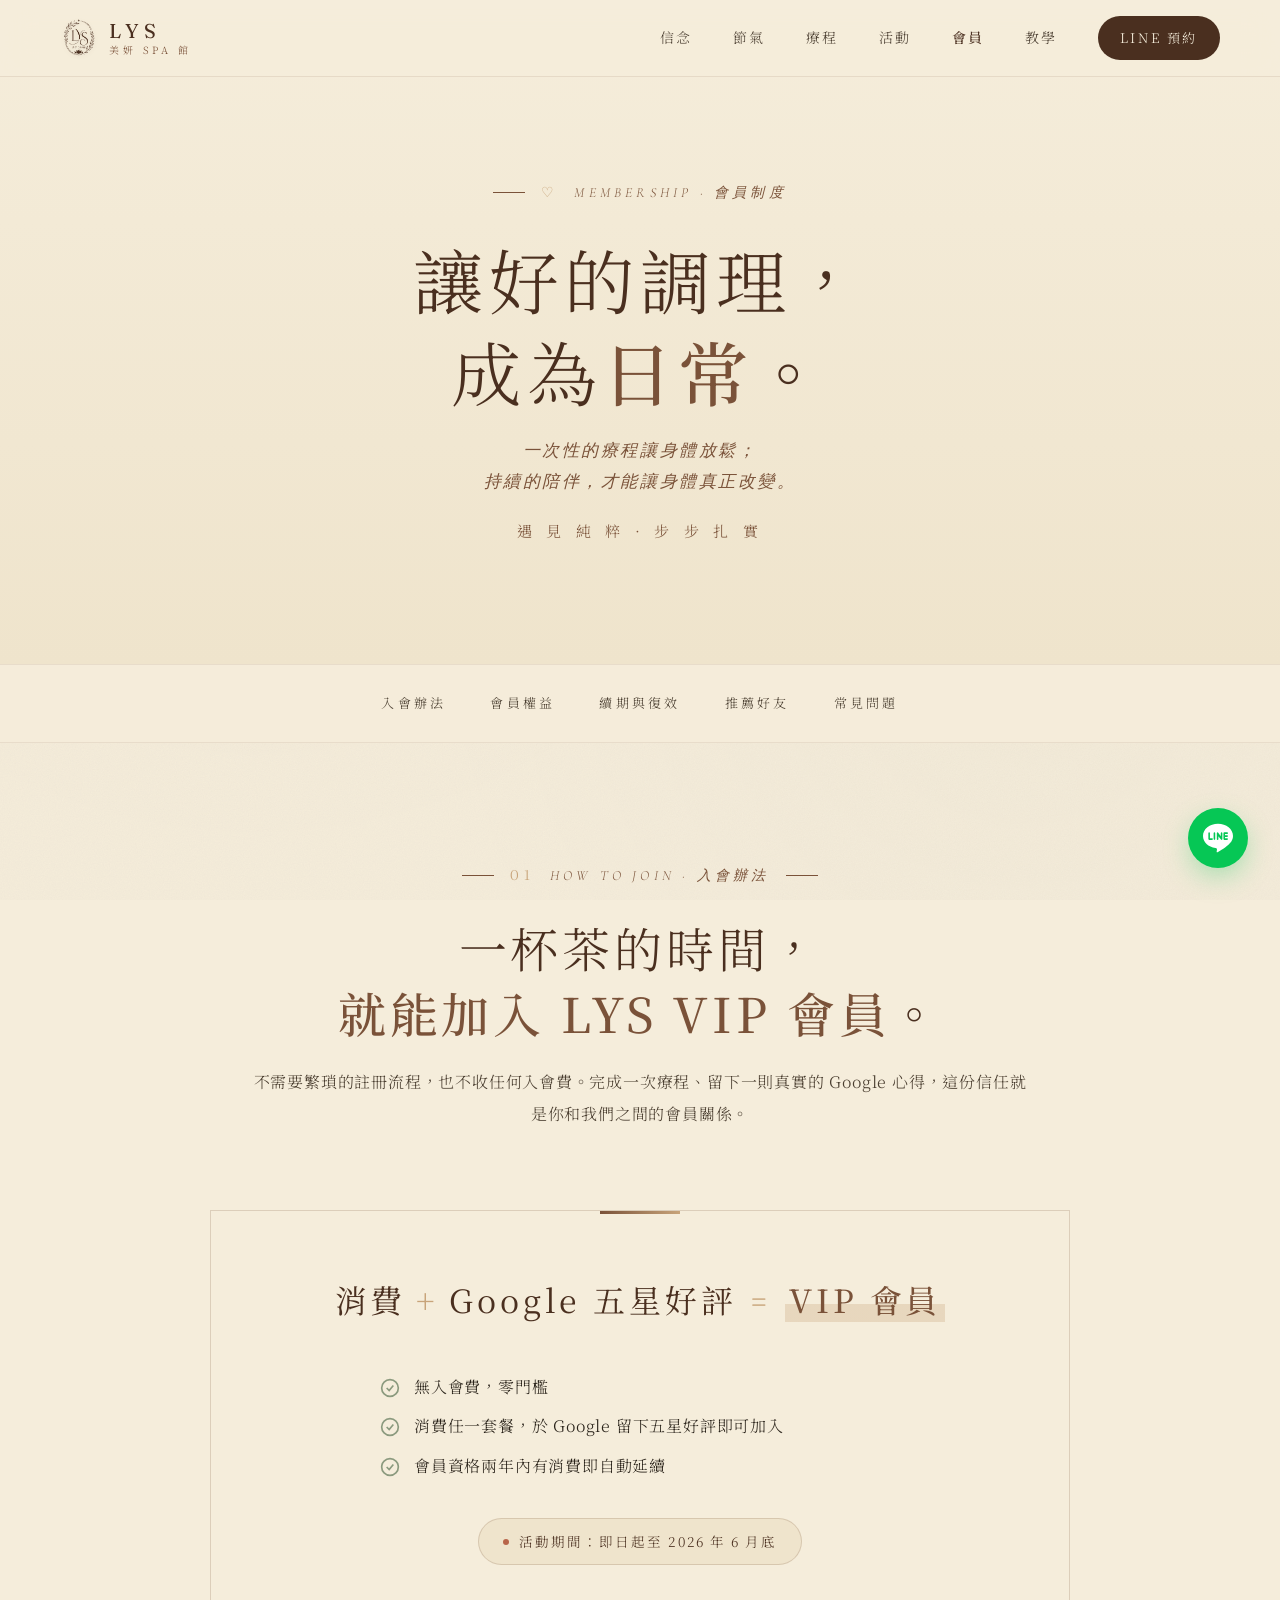
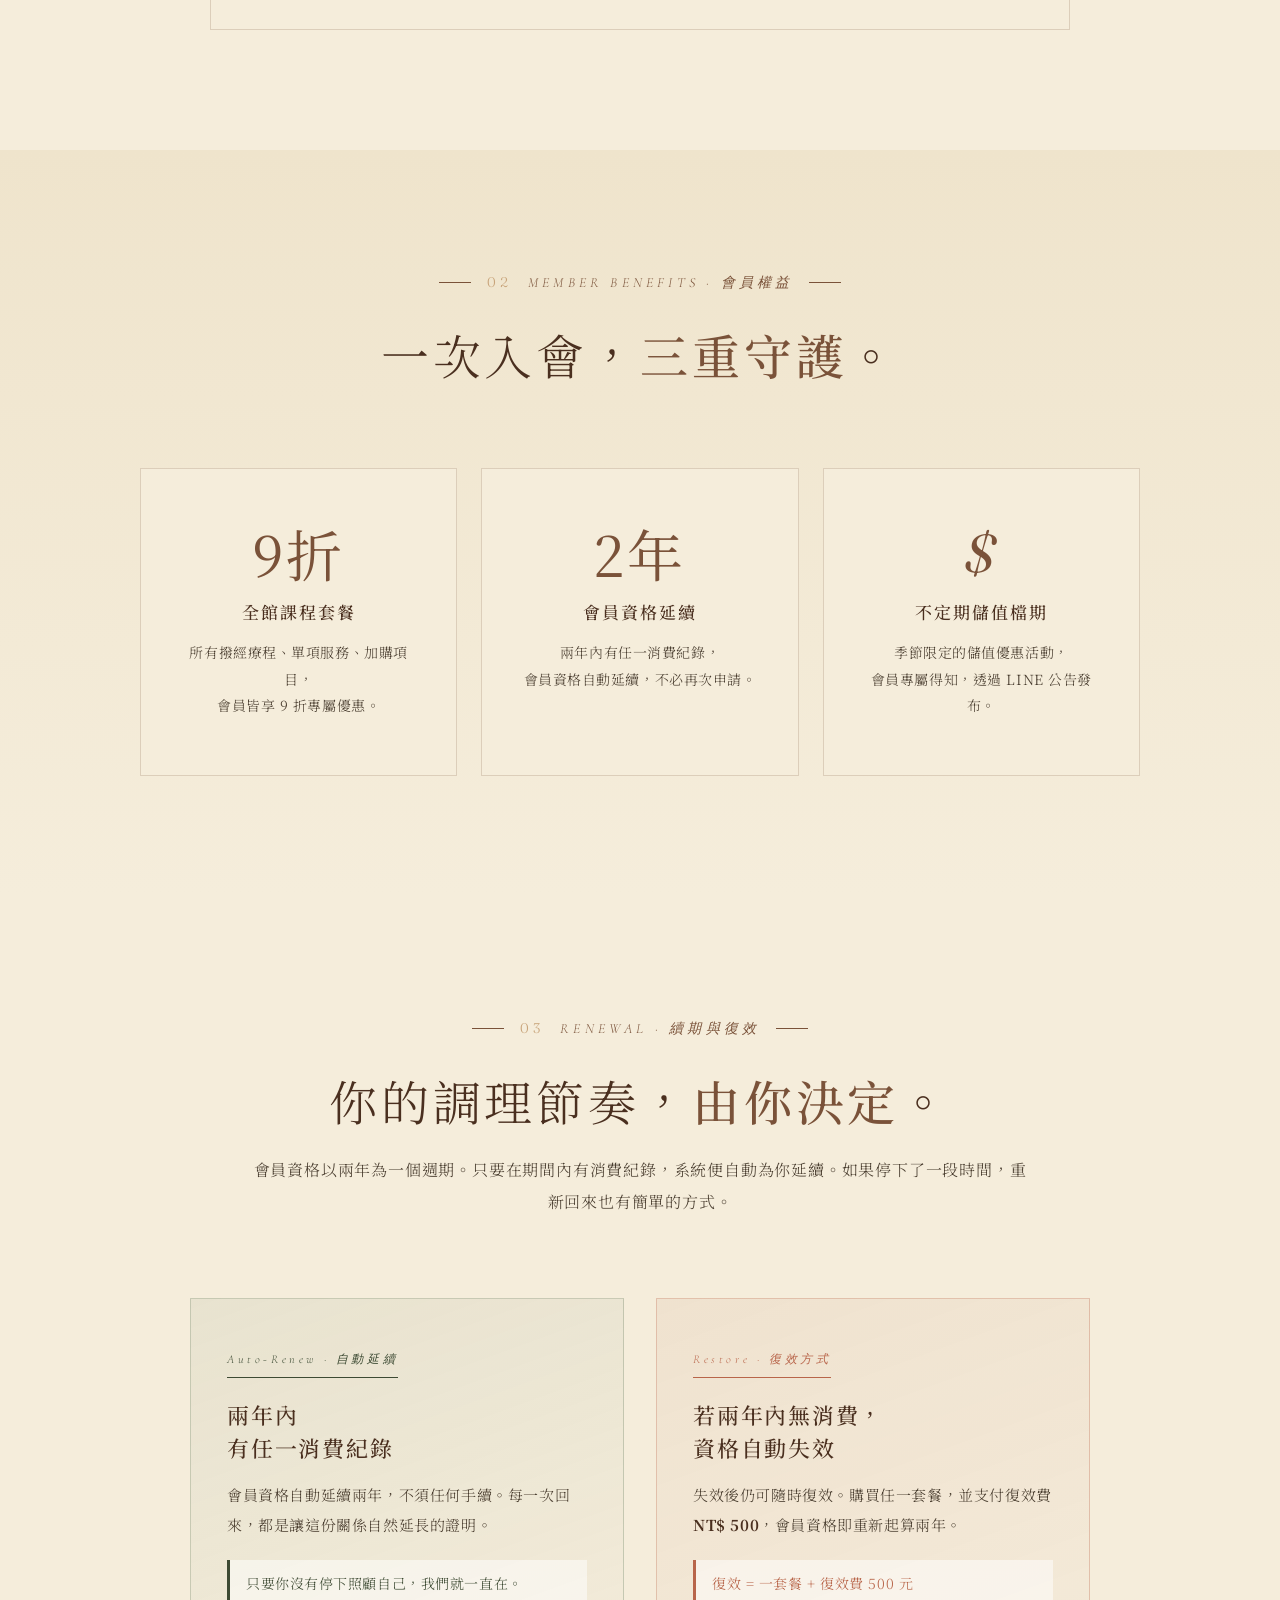
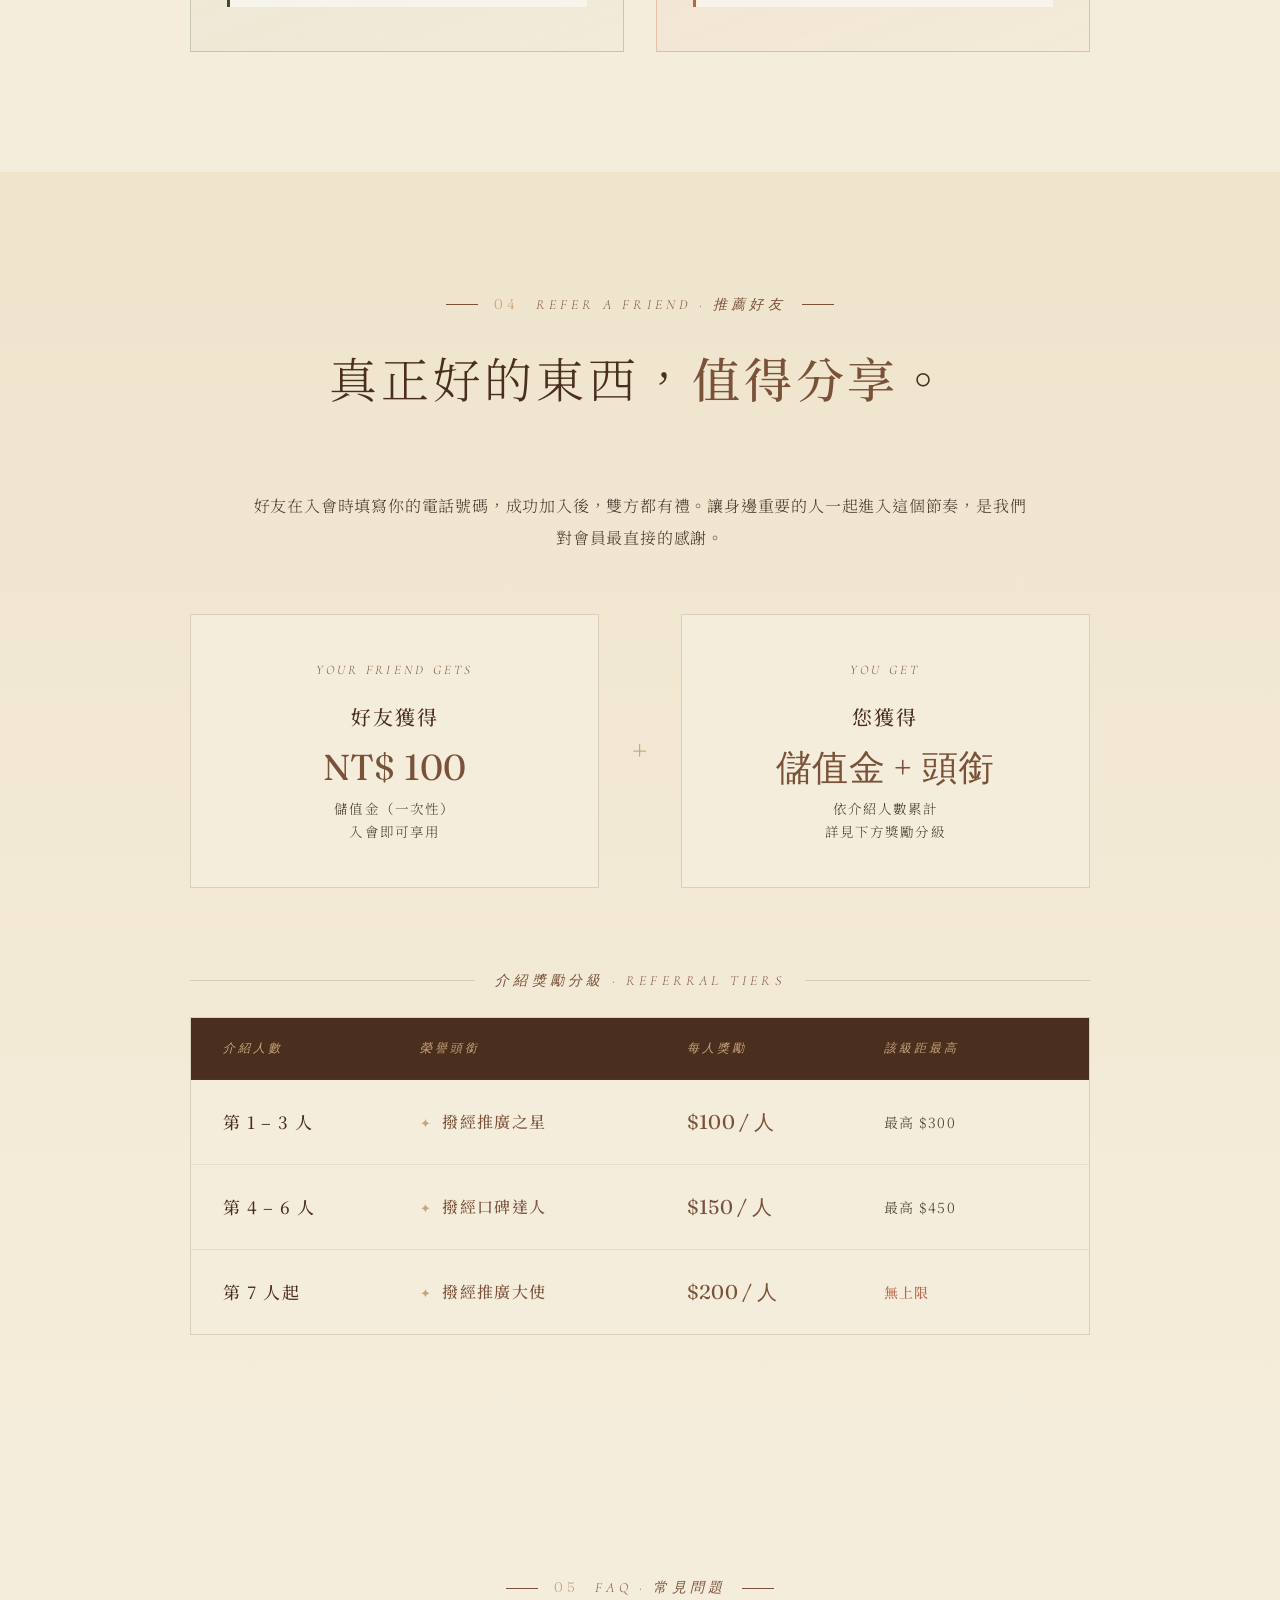
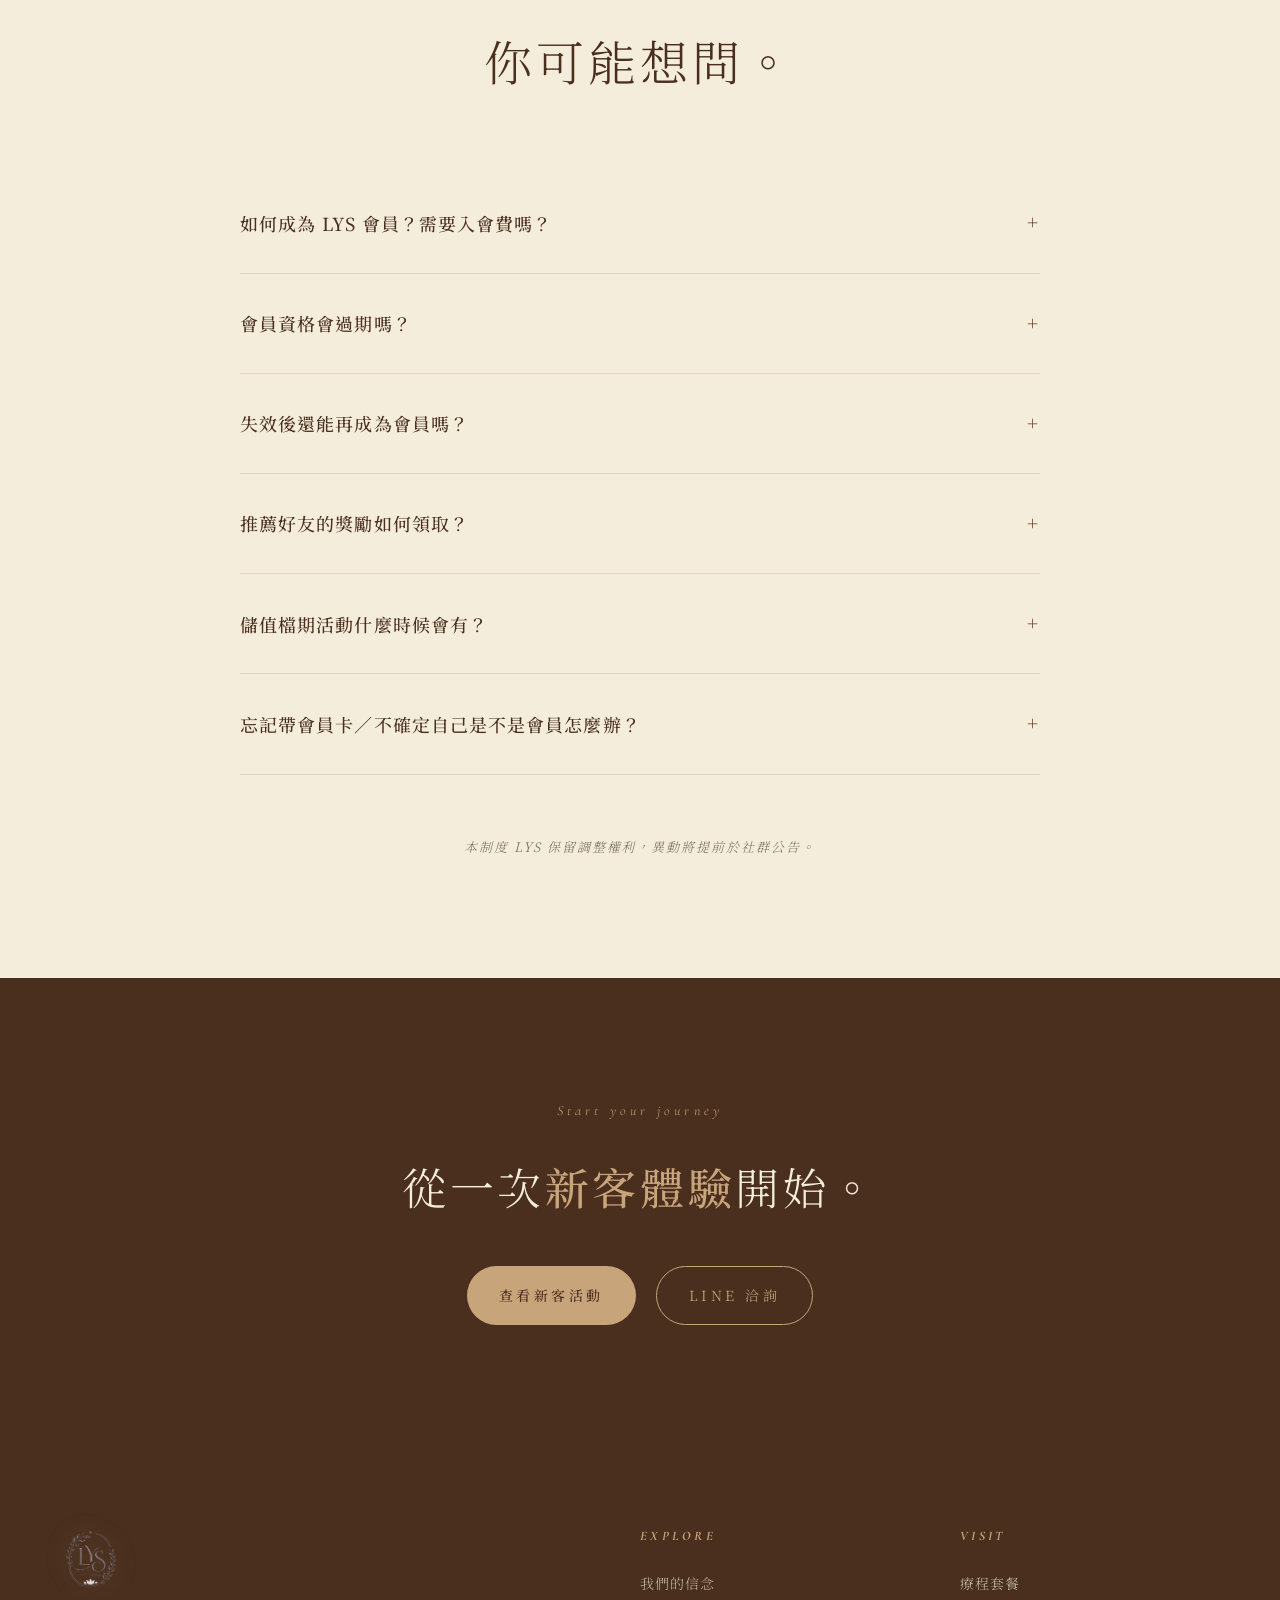
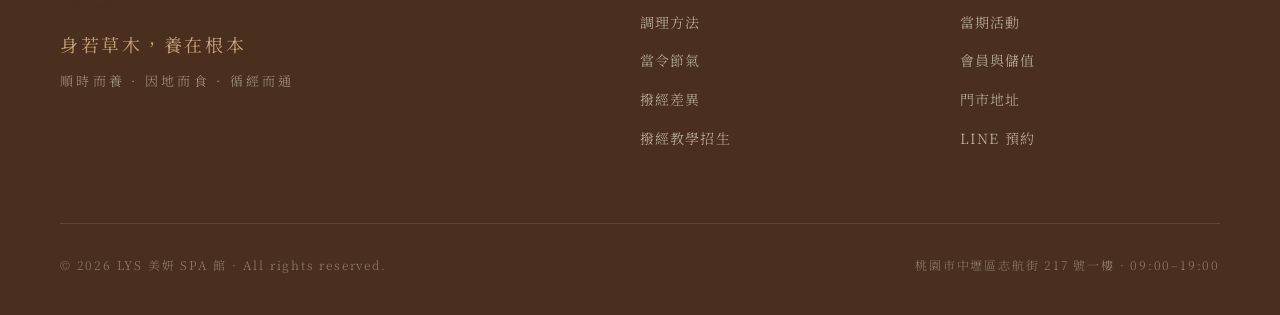
<file: membership.html>
<!DOCTYPE html>
<html lang="zh-Hant">
<head>
<meta charset="UTF-8">
<meta name="viewport" content="width=device-width, initial-scale=1.0">
<title>會員制度 — LYS 美妍 SPA 館</title>
<meta name="description" content="LYS 會員制度：消費加 Google 五星好評即可成為 VIP 會員，享全館課程套餐 9 折、會員資格兩年自動延續、推薦好友雙方都有禮。">
<link rel="preconnect" href="https://fonts.googleapis.com">
<link rel="preconnect" href="https://fonts.gstatic.com" crossorigin>
<link href="https://fonts.googleapis.com/css2?family=Noto+Serif+TC:wght@300;400;500;600;700;900&family=Fraunces:ital,opsz,wght@0,9..144,300;0,9..144,400;0,9..144,500;0,9..144,600;1,9..144,300;1,9..144,400&family=Cormorant+Garamond:ital,wght@0,300;0,400;0,500;1,300;1,400&display=swap" rel="stylesheet">
<link rel="stylesheet" href="styles.css">
<style>
  .page-hero { position: relative; padding: 180px 0 120px; background: linear-gradient(180deg, var(--paper) 0%, var(--paper-warm) 100%); text-align: center; overflow: hidden; }
  .page-hero h1 { font-family: var(--serif-zh); font-weight: 300; font-size: clamp(44px, 5.5vw, 72px); color: var(--earth-deep); letter-spacing: 0.08em; margin: 28px 0 20px; line-height: 1.3; }
  .page-hero h1 strong { font-weight: 500; color: var(--earth); }
  .page-hero .sub { font-family: var(--italic-en); font-style: italic; color: var(--earth); font-size: 17px; letter-spacing: 0.15em; max-width: 640px; margin: 0 auto; line-height: 1.8; }
  .page-hero .motto { font-family: var(--serif-zh); color: var(--earth); font-size: 15px; letter-spacing: 0.35em; margin-top: 20px; }

  .anchor-nav { position: sticky; top: 76px; background: rgba(245, 237, 219, 0.95); backdrop-filter: blur(12px); border-top: 1px solid rgba(122, 82, 57, 0.1); border-bottom: 1px solid rgba(122, 82, 57, 0.1); z-index: 10; }
  .anchor-nav-inner { display: flex; justify-content: center; gap: 44px; padding: 20px 0; flex-wrap: wrap; }
  .anchor-nav a { font-size: 13px; color: var(--ink-soft); text-decoration: none; letter-spacing: 0.25em; padding: 6px 0; border-bottom: 1px solid transparent; transition: all 0.3s; }
  .anchor-nav a:hover { color: var(--earth-deep); border-bottom-color: var(--earth); }

  .member-section { padding: 120px 0; position: relative; }
  .member-section.alt { background: linear-gradient(180deg, var(--paper-warm) 0%, var(--paper) 100%); }
  .member-head { max-width: 780px; margin: 0 auto 80px; text-align: center; }
  .member-head .section-label { justify-content: center; }
  .member-head .section-label::before, .member-head .section-label::after { content: ""; width: 32px; height: 1px; background: var(--earth); }
  .member-head h2 { font-family: var(--serif-zh); font-weight: 300; font-size: clamp(34px, 4vw, 48px); color: var(--earth-deep); letter-spacing: 0.08em; margin: 24px 0 20px; line-height: 1.35; }
  .member-head h2 strong { font-weight: 500; color: var(--earth); }
  .member-head p { font-size: 16px; color: var(--ink-soft); line-height: 2; letter-spacing: 0.05em; }

  /* 入會 */
  .join-block { max-width: 860px; margin: 0 auto; background: var(--paper); border: 1px solid rgba(122, 82, 57, 0.2); padding: 64px 48px; position: relative; text-align: center; }
  .join-block::before { content: ""; position: absolute; top: 0; left: 50%; width: 80px; height: 3px; background: linear-gradient(90deg, var(--earth), var(--gold)); transform: translateX(-50%); }
  .join-formula { font-family: var(--serif-zh); font-size: clamp(22px, 2.6vw, 32px); color: var(--earth-deep); letter-spacing: 0.12em; margin-bottom: 48px; line-height: 1.5; font-weight: 400; }
  .join-formula .op { color: var(--gold); margin: 0 10px; }
  .join-formula .eq { color: var(--gold); font-family: var(--display-en); margin: 0 14px; }
  .join-formula strong { color: var(--earth); font-weight: 500; background: linear-gradient(transparent 60%, rgba(200, 164, 122, 0.3) 60%); padding: 0 4px; }
  .join-checklist { display: flex; flex-direction: column; gap: 14px; max-width: 520px; margin: 0 auto 40px; text-align: left; list-style: none; }
  .join-checklist li { display: flex; align-items: flex-start; gap: 14px; font-size: 16px; color: var(--ink); letter-spacing: 0.05em; line-height: 1.6; }
  .join-checklist li svg { flex-shrink: 0; margin-top: 4px; color: var(--sage); }
  .join-period { display: inline-flex; align-items: center; gap: 10px; padding: 10px 24px; background: var(--paper-warm); border: 1px solid rgba(122, 82, 57, 0.2); border-radius: 999px; font-size: 13.5px; color: var(--earth-deep); letter-spacing: 0.15em; }
  .join-period .dot { width: 6px; height: 6px; border-radius: 50%; background: var(--clay); animation: pulse 2s ease-in-out infinite; }

  /* 權益 3 卡 */
  .benefits-grid { display: grid; grid-template-columns: repeat(3, 1fr); gap: 24px; max-width: 1000px; margin: 0 auto; }
  .benefit-card { background: var(--paper); border: 1px solid rgba(122, 82, 57, 0.2); padding: 56px 40px; text-align: center; position: relative; transition: all 0.4s; }
  .benefit-card::before { content: ""; position: absolute; top: 0; left: 0; right: 0; height: 2px; background: var(--gold); transform: scaleX(0); transform-origin: center; transition: transform 0.5s; }
  .benefit-card:hover { transform: translateY(-4px); box-shadow: 0 30px 60px -30px rgba(74, 47, 31, 0.2); }
  .benefit-card:hover::before { transform: scaleX(1); }
  .benefit-card .big { font-family: var(--serif-zh); font-size: 56px; color: var(--earth); letter-spacing: 0.06em; line-height: 1; margin-bottom: 16px; font-weight: 400; }
  .benefit-card .big.en { font-family: var(--display-en); font-style: italic; }
  .benefit-card h3 { font-family: var(--serif-zh); font-size: 17px; font-weight: 500; color: var(--earth-deep); letter-spacing: 0.12em; margin-bottom: 12px; }
  .benefit-card p { font-size: 14px; color: var(--ink-soft); line-height: 1.9; letter-spacing: 0.04em; }

  /* 續期與復效 */
  .renew-wrap { max-width: 900px; margin: 0 auto; display: grid; grid-template-columns: 1fr 1fr; gap: 32px; }
  .renew-card { padding: 44px 36px; background: var(--paper); border: 1px solid rgba(122, 82, 57, 0.2); position: relative; }
  .renew-card.active { background: linear-gradient(160deg, rgba(139, 154, 126, 0.12), rgba(139, 154, 126, 0.02)); border-color: rgba(139, 154, 126, 0.4); }
  .renew-card.restore { background: linear-gradient(160deg, rgba(184, 101, 74, 0.08), rgba(184, 101, 74, 0.02)); border-color: rgba(184, 101, 74, 0.3); }
  .renew-card .tag { display: inline-block; font-family: var(--italic-en); font-style: italic; font-size: 12px; letter-spacing: 0.3em; margin-bottom: 20px; padding-bottom: 6px; border-bottom: 1px solid currentColor; }
  .renew-card.active .tag { color: var(--moss-deep); }
  .renew-card.restore .tag { color: var(--clay); }
  .renew-card h3 { font-family: var(--serif-zh); font-size: 22px; font-weight: 500; color: var(--earth-deep); letter-spacing: 0.08em; margin-bottom: 16px; line-height: 1.5; }
  .renew-card p { font-size: 15px; color: var(--ink-soft); line-height: 2; letter-spacing: 0.04em; }
  .renew-card .highlight { margin-top: 20px; padding: 12px 16px; background: rgba(255, 255, 255, 0.5); border-left: 3px solid currentColor; font-size: 14px; letter-spacing: 0.04em; line-height: 1.7; }
  .renew-card.active .highlight { color: var(--moss-deep); }
  .renew-card.restore .highlight { color: var(--clay); border-color: var(--clay); }

  /* 推薦 */
  .referral-intro { max-width: 780px; margin: 0 auto 60px; text-align: center; }
  .referral-intro p { font-size: 16px; color: var(--ink-soft); line-height: 2; letter-spacing: 0.05em; }
  .referral-pair { display: grid; grid-template-columns: 1fr auto 1fr; gap: 32px; max-width: 900px; margin: 0 auto 80px; align-items: stretch; }
  .ref-card { padding: 44px 36px; background: var(--paper); border: 1px solid rgba(122, 82, 57, 0.2); text-align: center; }
  .ref-card .label { font-family: var(--italic-en); font-style: italic; font-size: 13px; color: var(--earth); letter-spacing: 0.25em; margin-bottom: 16px; }
  .ref-card h4 { font-family: var(--serif-zh); font-size: 20px; font-weight: 500; color: var(--earth-deep); letter-spacing: 0.1em; margin-bottom: 14px; }
  .ref-card .reward { font-family: var(--display-en); font-size: 36px; font-weight: 400; color: var(--earth); line-height: 1; margin-bottom: 12px; }
  .ref-card .note { font-size: 13.5px; color: var(--ink-soft); letter-spacing: 0.08em; line-height: 1.7; }
  .ref-plus { display: flex; align-items: center; justify-content: center; font-family: var(--display-en); font-size: 32px; color: var(--gold); font-weight: 300; }

  .tier-title { max-width: 900px; margin: 0 auto 24px; display: flex; align-items: center; gap: 20px; font-family: var(--italic-en); font-style: italic; font-size: 14px; color: var(--earth); letter-spacing: 0.3em; text-transform: uppercase; }
  .tier-title::before, .tier-title::after { content: ""; flex: 1; height: 1px; background: rgba(122, 82, 57, 0.2); }
  .tier-table { max-width: 900px; margin: 0 auto; background: var(--paper); border: 1px solid rgba(122, 82, 57, 0.2); }
  .tier-row { display: grid; grid-template-columns: 1fr 1.4fr 1fr 1fr; padding: 24px 32px; gap: 24px; align-items: center; border-bottom: 1px solid rgba(122, 82, 57, 0.1); transition: background 0.3s; }
  .tier-row:last-child { border-bottom: none; }
  .tier-row:hover:not(.header) { background: var(--paper-warm); }
  .tier-row.header { background: var(--earth-deep); color: var(--paper); padding: 20px 32px; }
  .tier-row.header .h { font-family: var(--italic-en); font-style: italic; font-size: 12px; letter-spacing: 0.25em; color: var(--gold); }
  .tier-row .count { font-family: var(--serif-zh); font-size: 17px; color: var(--earth-deep); letter-spacing: 0.08em; font-weight: 500; }
  .tier-row .title-badge { display: inline-flex; align-items: center; gap: 10px; font-family: var(--serif-zh); font-size: 16px; color: var(--earth); letter-spacing: 0.08em; font-weight: 500; }
  .tier-row .title-badge::before { content: "✦"; color: var(--gold); font-size: 13px; }
  .tier-row .reward-per { font-family: var(--display-en); font-size: 20px; color: var(--earth); font-weight: 400; }
  .tier-row .cap { font-size: 14px; color: var(--ink-soft); letter-spacing: 0.08em; }
  .tier-row .cap.unlimited { color: var(--clay); font-weight: 500; }

  /* FAQ */
  .faq { max-width: 800px; margin: 0 auto; }
  .faq-item { border-bottom: 1px solid rgba(122, 82, 57, 0.15); }
  .faq-q { padding: 28px 0; font-family: var(--serif-zh); font-size: 18px; color: var(--earth-deep); letter-spacing: 0.06em; cursor: pointer; display: flex; justify-content: space-between; align-items: center; gap: 20px; list-style: none; font-weight: 500; }
  .faq-q::-webkit-details-marker { display: none; }
  .faq-q::after { content: "+"; font-family: var(--display-en); font-size: 24px; color: var(--earth); font-weight: 300; transition: transform 0.3s; }
  details[open] .faq-q::after { transform: rotate(45deg); }
  .faq-a { padding: 0 0 28px; font-size: 15px; color: var(--ink-soft); line-height: 2; letter-spacing: 0.04em; }

  .fine-print { text-align: center; font-size: 13px; color: var(--ink-soft); letter-spacing: 0.15em; margin-top: 60px; opacity: 0.7; font-style: italic; }

  @media (max-width: 960px) {
    .page-hero { padding: 130px 0 70px; }
    .member-section { padding: 80px 0; }
    .join-block { padding: 48px 28px; }
    .join-formula { font-size: 20px; letter-spacing: 0.08em; }
    .benefits-grid { grid-template-columns: 1fr; gap: 16px; }
    .renew-wrap { grid-template-columns: 1fr; gap: 20px; }
    .referral-pair { grid-template-columns: 1fr; gap: 16px; }
    .ref-plus { padding: 10px 0; transform: rotate(90deg); }
    .tier-row { grid-template-columns: 1fr; gap: 8px; padding: 20px; }
    .tier-row.header { display: none; }
    .anchor-nav-inner { gap: 20px; padding: 14px 0; }
    .anchor-nav a { font-size: 12px; letter-spacing: 0.2em; }
  }
</style>
</head>
<body>

<nav>
  <div class="nav-inner">
    <a href="index.html" class="nav-logo">
      <img src="assets/logo-brown.png" alt="LYS 美妍 SPA 館">
      <span class="brand-text"><span class="brand-en">LYS</span><span class="brand-zh">美妍 SPA 館</span></span>
    </a>
    <div class="nav-links">
      <a href="index.html#philosophy">信念</a>
      <a href="index.html#seasonal">節氣</a>
      <a href="index.html#services">療程</a>
      <a href="promotions.html">活動</a>
      <a href="membership.html" style="color: var(--earth-deep); font-weight: 500;">會員</a>
      <a href="academy.html">教學</a>
      <a href="https://line.me/R/ti/p/@792hfhxt" class="nav-cta">LINE 預約</a>
    </div>
    <button class="mobile-toggle" aria-label="選單"><span></span><span></span><span></span></button>
  </div>
</nav>

<section class="page-hero">
  <div class="container">
    <div class="section-label" style="justify-content: center;"><span class="num">♡</span> Membership · 會員制度</div>
    <h1>讓好的調理，<br>成為<strong>日常</strong>。</h1>
    <p class="sub">一次性的療程讓身體放鬆；<br>持續的陪伴，才能讓身體真正改變。</p>
    <p class="motto">遇 見 純 粹 · 步 步 扎 實</p>
  </div>
</section>

<div class="anchor-nav">
  <div class="anchor-nav-inner">
    <a href="#join">入會辦法</a>
    <a href="#benefits">會員權益</a>
    <a href="#renew">續期與復效</a>
    <a href="#referral">推薦好友</a>
    <a href="#faq">常見問題</a>
  </div>
</div>

<!-- 入會辦法 -->
<section class="member-section" id="join">
  <div class="container">
    <div class="member-head">
      <div class="section-label"><span class="num">01</span> How to Join · 入會辦法</div>
      <h2>一杯茶的時間，<br><strong>就能加入 LYS VIP 會員</strong>。</h2>
      <p>不需要繁瑣的註冊流程，也不收任何入會費。完成一次療程、留下一則真實的 Google 心得，這份信任就是你和我們之間的會員關係。</p>
    </div>

    <div class="join-block">
      <p class="join-formula">
        消費<span class="op">+</span>Google 五星好評<span class="eq">=</span><strong>VIP 會員</strong>
      </p>

      <ul class="join-checklist">
        <li>
          <svg width="20" height="20" viewBox="0 0 24 24" fill="none" stroke="currentColor" stroke-width="2"><circle cx="12" cy="12" r="10"/><path d="M8 12l3 3 5-6"/></svg>
          <span>無入會費，零門檻</span>
        </li>
        <li>
          <svg width="20" height="20" viewBox="0 0 24 24" fill="none" stroke="currentColor" stroke-width="2"><circle cx="12" cy="12" r="10"/><path d="M8 12l3 3 5-6"/></svg>
          <span>消費任一套餐，於 Google 留下五星好評即可加入</span>
        </li>
        <li>
          <svg width="20" height="20" viewBox="0 0 24 24" fill="none" stroke="currentColor" stroke-width="2"><circle cx="12" cy="12" r="10"/><path d="M8 12l3 3 5-6"/></svg>
          <span>會員資格兩年內有消費即自動延續</span>
        </li>
      </ul>

      <div class="join-period">
        <span class="dot"></span>
        <span>活動期間：即日起至 2026 年 6 月底</span>
      </div>
    </div>
  </div>
</section>

<!-- 會員權益 -->
<section class="member-section alt" id="benefits">
  <div class="container">
    <div class="member-head">
      <div class="section-label"><span class="num">02</span> Member Benefits · 會員權益</div>
      <h2>一次入會，<strong>三重守護</strong>。</h2>
    </div>

    <div class="benefits-grid">
      <div class="benefit-card">
        <div class="big">9折</div>
        <h3>全館課程套餐</h3>
        <p>所有撥經療程、單項服務、加購項目，<br>會員皆享 9 折專屬優惠。</p>
      </div>
      <div class="benefit-card">
        <div class="big">2年</div>
        <h3>會員資格延續</h3>
        <p>兩年內有任一消費紀錄，<br>會員資格自動延續，不必再次申請。</p>
      </div>
      <div class="benefit-card">
        <div class="big en">$</div>
        <h3>不定期儲值檔期</h3>
        <p>季節限定的儲值優惠活動，<br>會員專屬得知，透過 LINE 公告發布。</p>
      </div>
    </div>
  </div>
</section>

<!-- 續期與復效 -->
<section class="member-section" id="renew">
  <div class="container">
    <div class="member-head">
      <div class="section-label"><span class="num">03</span> Renewal · 續期與復效</div>
      <h2>你的調理節奏，<strong>由你決定</strong>。</h2>
      <p>會員資格以兩年為一個週期。只要在期間內有消費紀錄，系統便自動為你延續。如果停下了一段時間，重新回來也有簡單的方式。</p>
    </div>

    <div class="renew-wrap">
      <div class="renew-card active">
        <span class="tag">Auto-Renew · 自動延續</span>
        <h3>兩年內<br>有任一消費紀錄</h3>
        <p>會員資格自動延續兩年，不須任何手續。每一次回來，都是讓這份關係自然延長的證明。</p>
        <div class="highlight">只要你沒有停下照顧自己，我們就一直在。</div>
      </div>

      <div class="renew-card restore">
        <span class="tag">Restore · 復效方式</span>
        <h3>若兩年內無消費，<br>資格自動失效</h3>
        <p>失效後仍可隨時復效。購買任一套餐，並支付復效費 <strong style="color: var(--earth-deep);">NT$ 500</strong>，會員資格即重新起算兩年。</p>
        <div class="highlight">復效 = 一套餐 + 復效費 500 元</div>
      </div>
    </div>
  </div>
</section>

<!-- 推薦好友 -->
<section class="member-section alt" id="referral">
  <div class="container">
    <div class="member-head">
      <div class="section-label"><span class="num">04</span> Refer a Friend · 推薦好友</div>
      <h2>真正好的東西，<strong>值得分享</strong>。</h2>
    </div>

    <div class="referral-intro">
      <p>好友在入會時填寫你的電話號碼，成功加入後，雙方都有禮。讓身邊重要的人一起進入這個節奏，是我們對會員最直接的感謝。</p>
    </div>

    <div class="referral-pair">
      <div class="ref-card">
        <div class="label">YOUR FRIEND GETS</div>
        <h4>好友獲得</h4>
        <div class="reward">NT$ 100</div>
        <p class="note">儲值金（一次性）<br>入會即可享用</p>
      </div>

      <div class="ref-plus">+</div>

      <div class="ref-card">
        <div class="label">YOU GET</div>
        <h4>您獲得</h4>
        <div class="reward">儲值金 + 頭銜</div>
        <p class="note">依介紹人數累計<br>詳見下方獎勵分級</p>
      </div>
    </div>

    <p class="tier-title">介紹獎勵分級 · Referral Tiers</p>

    <div class="tier-table">
      <div class="tier-row header">
        <span class="h">介紹人數</span>
        <span class="h">榮譽頭銜</span>
        <span class="h">每人獎勵</span>
        <span class="h">該級距最高</span>
      </div>
      <div class="tier-row">
        <span class="count">第 1 – 3 人</span>
        <span class="title-badge">撥經推廣之星</span>
        <span class="reward-per">$100 / 人</span>
        <span class="cap">最高 $300</span>
      </div>
      <div class="tier-row">
        <span class="count">第 4 – 6 人</span>
        <span class="title-badge">撥經口碑達人</span>
        <span class="reward-per">$150 / 人</span>
        <span class="cap">最高 $450</span>
      </div>
      <div class="tier-row">
        <span class="count">第 7 人起</span>
        <span class="title-badge">撥經推廣大使</span>
        <span class="reward-per">$200 / 人</span>
        <span class="cap unlimited">無上限</span>
      </div>
    </div>
  </div>
</section>

<!-- FAQ -->
<section class="member-section" id="faq">
  <div class="container">
    <div class="member-head">
      <div class="section-label"><span class="num">05</span> FAQ · 常見問題</div>
      <h2>你可能想問。</h2>
    </div>

    <div class="faq">
      <details class="faq-item">
        <summary class="faq-q">如何成為 LYS 會員？需要入會費嗎？</summary>
        <div class="faq-a">完全免費。只要消費過任一套餐，並於 Google 留下五星好評，即可成為 VIP 會員。目前活動期間為即日起至 2026 年 6 月底。</div>
      </details>
      <details class="faq-item">
        <summary class="faq-q">會員資格會過期嗎？</summary>
        <div class="faq-a">會員資格以兩年為一個週期。兩年內只要有任一消費紀錄，資格便自動延續兩年，不需重新申請。若兩年內無消費，資格會自動失效。</div>
      </details>
      <details class="faq-item">
        <summary class="faq-q">失效後還能再成為會員嗎？</summary>
        <div class="faq-a">可以。購買任一套餐，並支付復效費 500 元，會員資格即重新起算兩年。</div>
      </details>
      <details class="faq-item">
        <summary class="faq-q">推薦好友的獎勵如何領取？</summary>
        <div class="faq-a">好友在入會時填寫你的電話號碼即可自動登記。好友成功入會後，雙方的獎勵會同步生效——好友獲得 100 元儲值金，你則依累計介紹人數獲得對應的儲值金回饋與榮譽頭銜，儲值金自動存入你的帳戶。</div>
      </details>
      <details class="faq-item">
        <summary class="faq-q">儲值檔期活動什麼時候會有？</summary>
        <div class="faq-a">儲值優惠為不定期檔期活動，通常搭配節氣或品牌週年，會員可優先透過 LINE 官方帳號 @792hfhxt 得知消息。</div>
      </details>
      <details class="faq-item">
        <summary class="faq-q">忘記帶會員卡／不確定自己是不是會員怎麼辦？</summary>
        <div class="faq-a">來店時報上姓名或電話即可查詢，也歡迎透過 LINE 官方帳號 @792hfhxt 詢問。</div>
      </details>
    </div>

    <p class="fine-print">本制度 LYS 保留調整權利，異動將提前於社群公告。</p>
  </div>
</section>

<!-- CTA -->
<section style="padding: 120px 0; background: var(--earth-deep); text-align: center; color: var(--paper);">
  <div class="container">
    <p style="font-family: var(--italic-en); font-style: italic; font-size: 14px; letter-spacing: 0.3em; color: var(--gold); margin-bottom: 24px;">Start your journey</p>
    <h3 style="font-family: var(--serif-zh); font-weight: 300; font-size: clamp(30px, 4vw, 44px); color: var(--paper); letter-spacing: 0.08em; margin-bottom: 40px;">從一次<strong style="color: var(--gold); font-weight: 500;">新客體驗</strong>開始。</h3>
    <div style="display: flex; gap: 20px; justify-content: center; flex-wrap: wrap;">
      <a href="promotions.html#new-customer" style="display: inline-flex; align-items: center; gap: 12px; padding: 16px 32px; background: var(--gold); color: var(--earth-deep); text-decoration: none; border-radius: 999px; font-size: 14px; letter-spacing: 0.25em; font-weight: 500;">查看新客活動</a>
      <a href="https://line.me/R/ti/p/@792hfhxt" style="display: inline-flex; align-items: center; gap: 12px; padding: 16px 32px; border: 1px solid var(--gold); color: var(--gold); text-decoration: none; border-radius: 999px; font-size: 14px; letter-spacing: 0.25em;">LINE 洽詢</a>
    </div>
  </div>
</section>

<footer>
  <div class="container">
    <div class="footer-inner">
      <div class="footer-brand">
        <img src="assets/logo-gold.png" alt="LYS">
        <div class="motto">身若草木，養在根本</div>
        <div class="submotto">順時而養 · 因地而食 · 循經而通</div>
      </div>
      <div class="footer-col">
        <h5>Explore</h5>
        <ul>
          <li><a href="index.html#philosophy">我們的信念</a></li>
          <li><a href="index.html#method">調理方法</a></li>
          <li><a href="index.html#seasonal">當令節氣</a></li>
          <li><a href="index.html#difference">撥經差異</a></li>
          <li><a href="academy.html">撥經教學招生</a></li>
        </ul>
      </div>
      <div class="footer-col">
        <h5>Visit</h5>
        <ul>
          <li><a href="index.html#services">療程套餐</a></li>
          <li><a href="promotions.html">當期活動</a></li>
          <li><a href="membership.html">會員與儲值</a></li>
          <li><a href="index.html#visit">門市地址</a></li>
          <li><a href="https://line.me/R/ti/p/@792hfhxt">LINE 預約</a></li>
        </ul>
      </div>
    </div>
    <div class="footer-bottom">
      <span>© 2026 LYS 美妍 SPA 館 · All rights reserved.</span>
      <span>桃園市中壢區志航街 217 號一樓 · 09:00–19:00</span>
    </div>
  </div>
</footer>

<a href="https://line.me/R/ti/p/@792hfhxt" class="floating-line" aria-label="LINE 預約">
  <svg width="30" height="30" viewBox="0 0 24 24" fill="white"><path d="M19.365 9.863c.349 0 .63.285.631.631 0 .345-.281.63-.63.63H17.61v1.125h1.755c.349 0 .63.283.63.63 0 .344-.281.629-.63.629h-2.386c-.345 0-.627-.285-.627-.629V8.108c0-.345.282-.63.63-.63h2.386c.346 0 .627.285.627.63 0 .349-.281.63-.63.63H17.61v1.125h1.755zm-3.855 3.016c0 .27-.174.51-.432.596-.064.021-.133.031-.199.031-.211 0-.391-.09-.51-.25L12.31 10.6v2.326c0 .346-.279.629-.631.629-.346 0-.626-.283-.626-.629V8.108c0-.27.173-.51.43-.595.06-.023.136-.033.194-.033.195 0 .375.104.495.254l2.064 2.79V8.108c0-.345.282-.63.63-.63.345 0 .63.285.63.63v4.771zm-5.741 0c0 .346-.282.629-.631.629-.345 0-.627-.283-.627-.629V8.108c0-.345.282-.63.63-.63.346 0 .628.285.628.63v4.771zm-2.466.629H4.917c-.345 0-.63-.283-.63-.629V8.108c0-.345.285-.63.63-.63.348 0 .63.285.63.63v4.141h1.756c.348 0 .629.283.629.63 0 .344-.282.629-.629.629M24 10.314C24 4.943 18.615.572 12 .572S0 4.943 0 10.314c0 4.811 4.27 8.842 10.035 9.608.391.082.923.258 1.058.59.12.301.079.766.038 1.08l-.164 1.02c-.045.301-.24 1.186 1.049.645 1.291-.539 6.916-4.078 9.436-6.975C23.176 14.393 24 12.458 24 10.314"/></svg>
</a>

<script>
  const nav = document.querySelector('nav');
  window.addEventListener('scroll', () => {
    if (window.pageYOffset > 40) {
      nav.style.background = 'rgba(245, 237, 219, 0.95)';
      nav.style.boxShadow = '0 1px 3px rgba(74, 47, 31, 0.08)';
    } else {
      nav.style.background = 'rgba(245, 237, 219, 0.88)';
      nav.style.boxShadow = 'none';
    }
  });
</script>

</body>
</html>
</file>
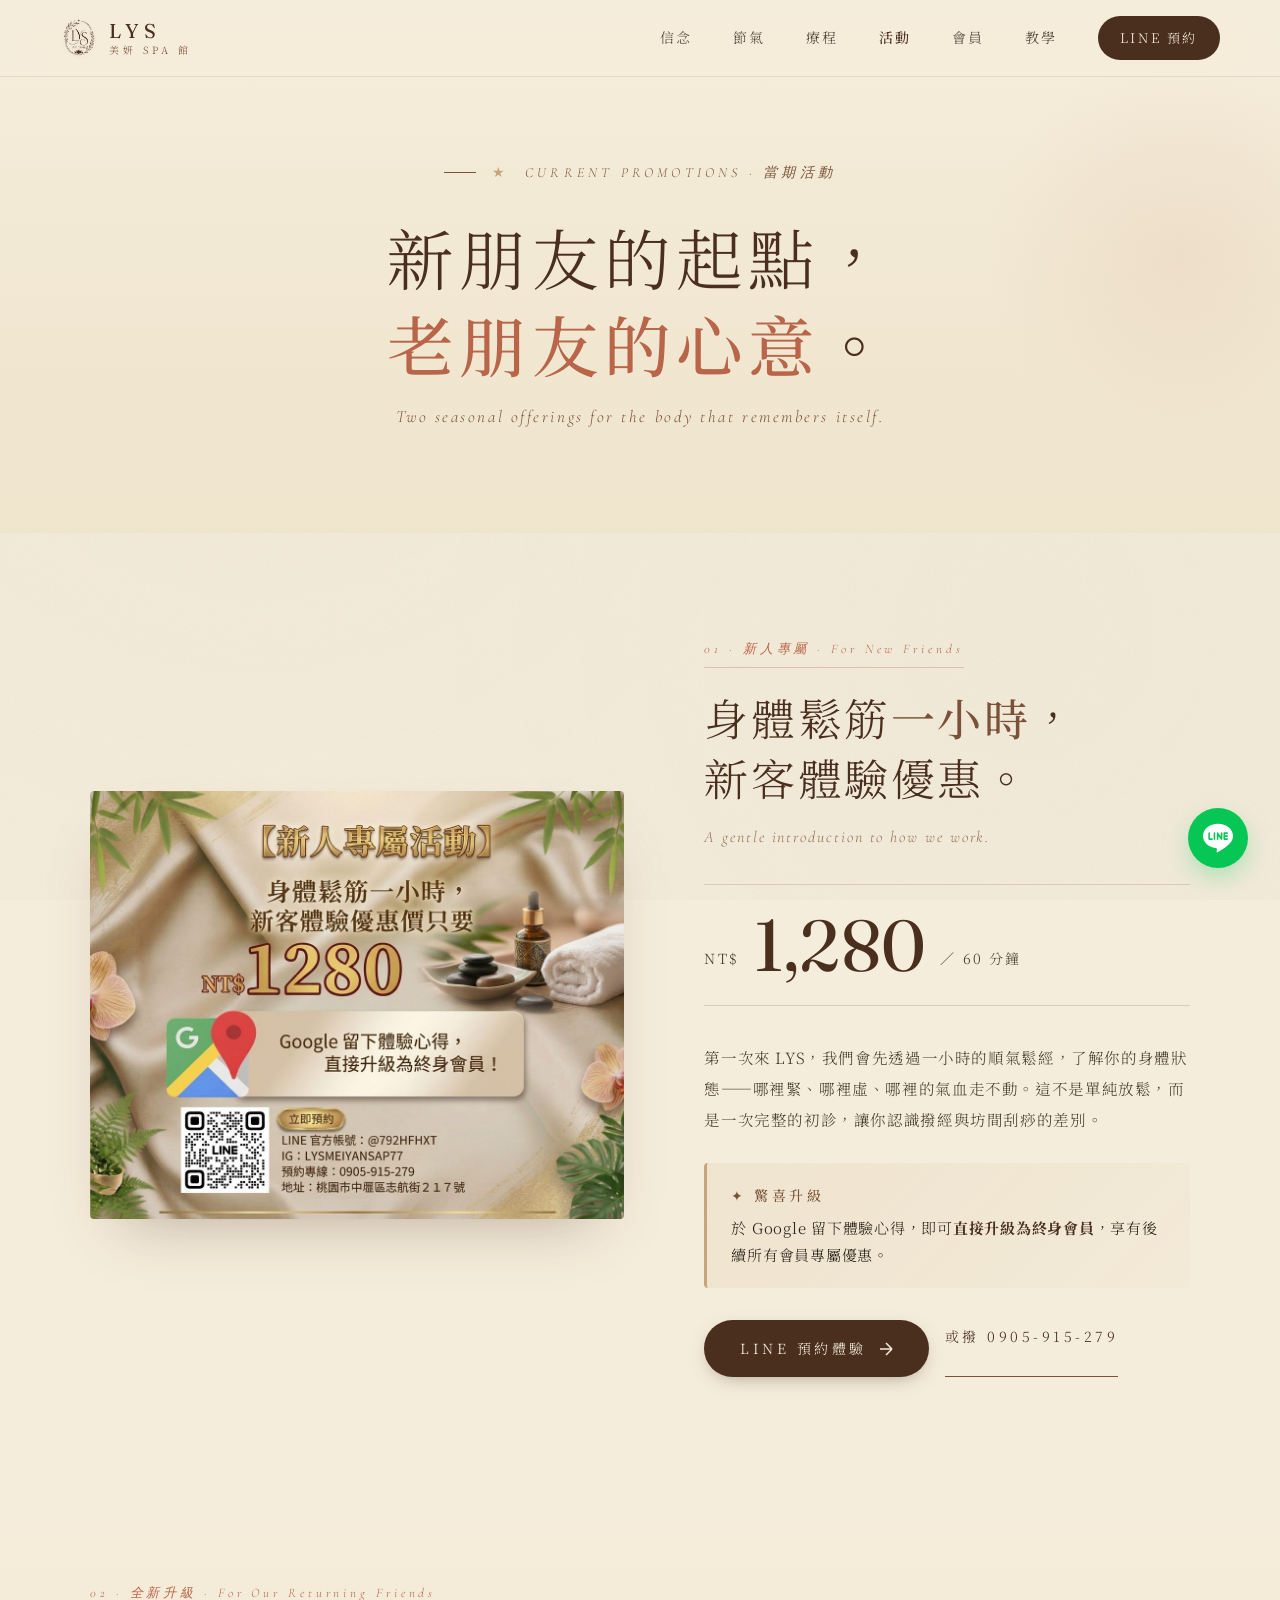
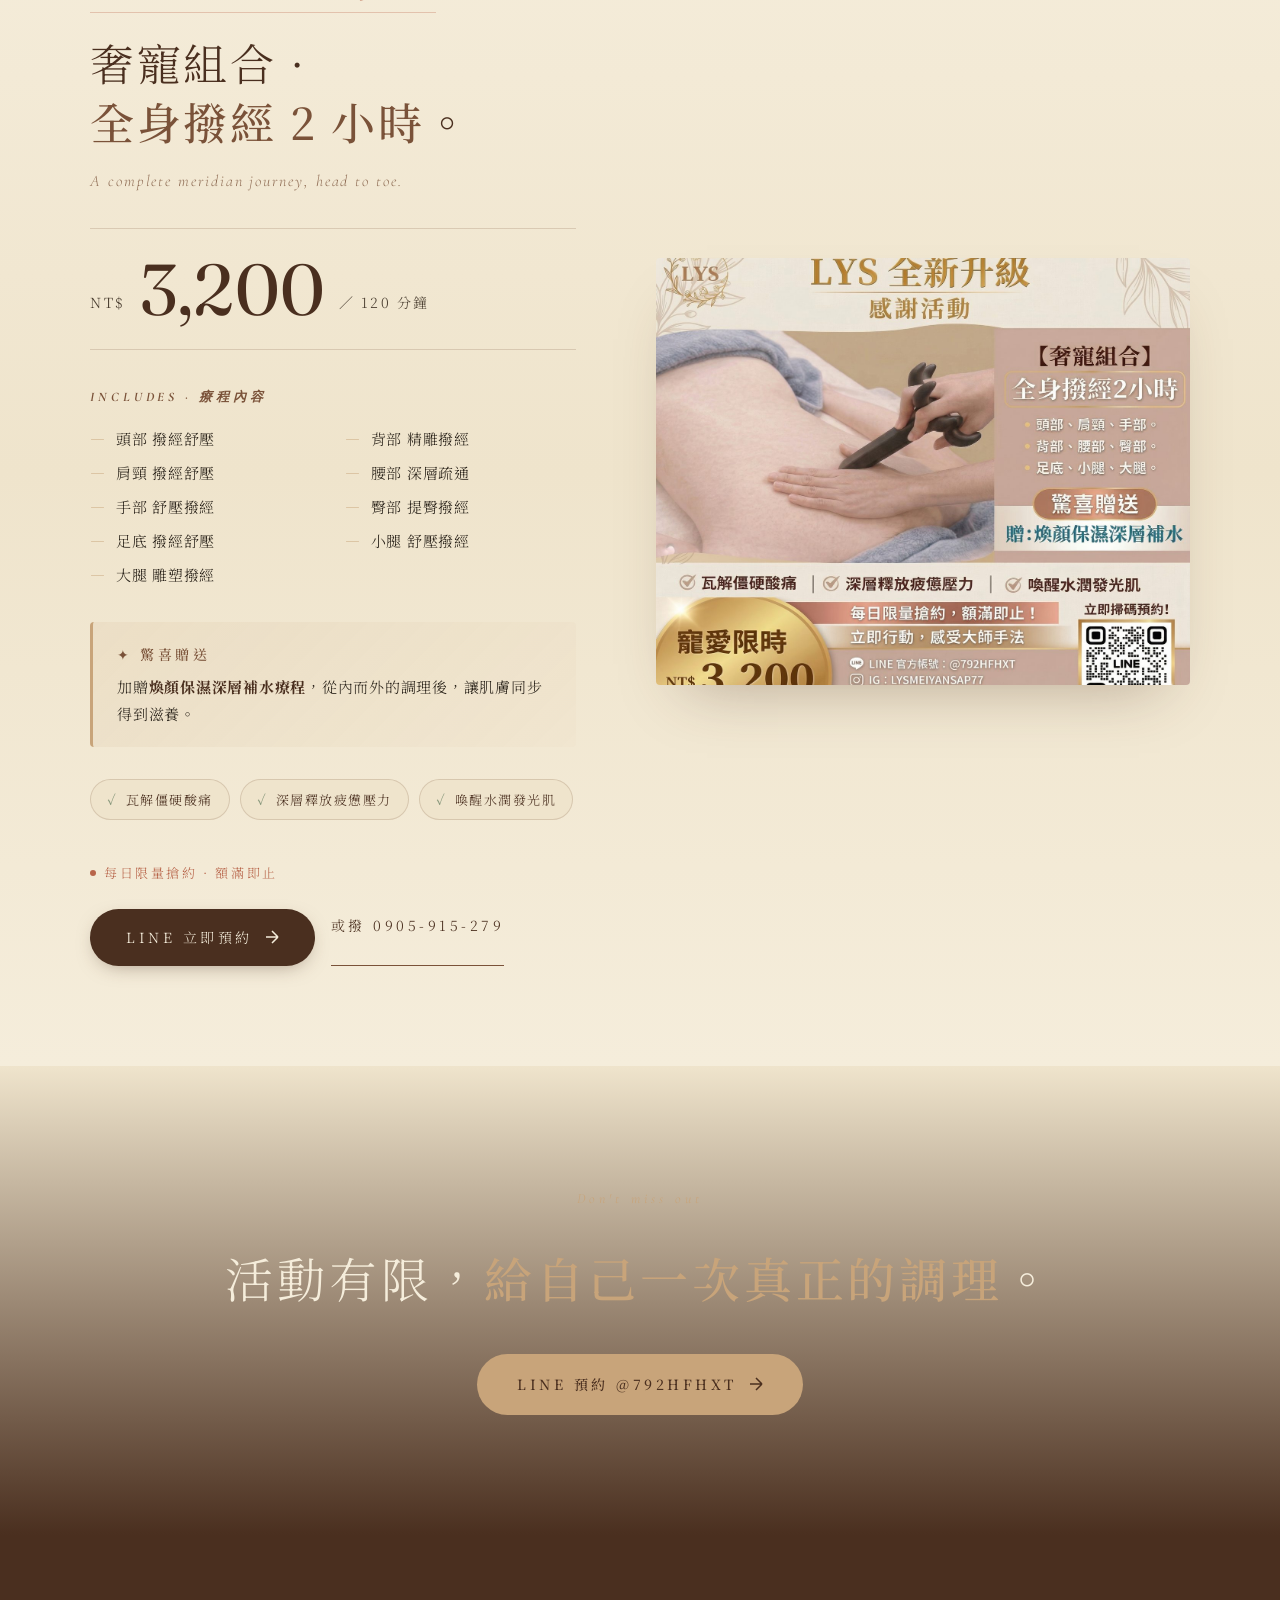
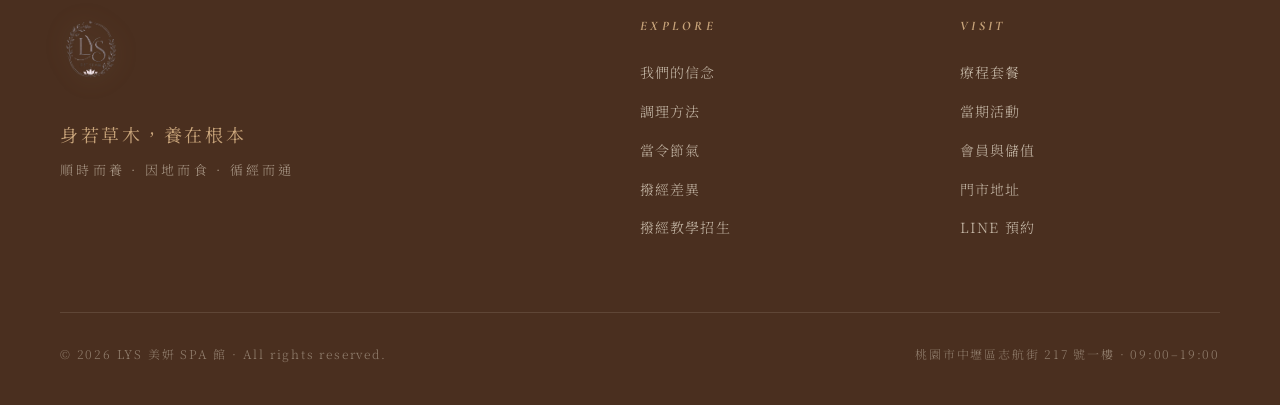
<file: promotions.html>
<!DOCTYPE html>
<html lang="zh-Hant">
<head>
<meta charset="UTF-8">
<meta name="viewport" content="width=device-width, initial-scale=1.0">
<title>當期活動 — LYS 美妍 SPA 館</title>
<meta name="description" content="LYS 當期活動：新客順氣鬆經 NT$1,280 體驗價、奢寵組合全身撥經 2 小時 NT$3,200。">
<link rel="preconnect" href="https://fonts.googleapis.com">
<link rel="preconnect" href="https://fonts.gstatic.com" crossorigin>
<link href="https://fonts.googleapis.com/css2?family=Noto+Serif+TC:wght@300;400;500;600;700;900&family=Fraunces:ital,opsz,wght@0,9..144,300;0,9..144,400;0,9..144,500;0,9..144,600;1,9..144,300;1,9..144,400&family=Cormorant+Garamond:ital,wght@0,300;0,400;0,500;1,300;1,400&display=swap" rel="stylesheet">
<link rel="stylesheet" href="styles.css">
<style>
  /* 活動頁專屬 */
  .page-hero {
    position: relative;
    padding: 160px 0 100px;
    background: linear-gradient(180deg, var(--paper) 0%, var(--paper-warm) 100%);
    overflow: hidden;
  }
  .page-hero::before {
    content: "";
    position: absolute;
    top: 10%; right: -100px;
    width: 400px; height: 400px;
    background: radial-gradient(circle, rgba(184, 101, 74, 0.08), transparent 70%);
    pointer-events: none;
  }
  .page-hero-inner {
    position: relative;
    text-align: center;
    z-index: 2;
  }
  .page-hero h1 {
    font-family: var(--serif-zh);
    font-weight: 300;
    font-size: clamp(42px, 5.2vw, 68px);
    color: var(--earth-deep);
    letter-spacing: 0.08em;
    margin: 24px 0 16px;
    line-height: 1.3;
  }
  .page-hero h1 strong { font-weight: 500; color: var(--clay); }
  .page-hero .sub {
    font-family: var(--italic-en);
    font-style: italic;
    color: var(--earth);
    font-size: 17px;
    letter-spacing: 0.15em;
  }

  .activity {
    padding: 100px 0;
    position: relative;
  }
  .activity:nth-child(even) {
    background: linear-gradient(180deg, var(--paper) 0%, var(--paper-warm) 50%, var(--paper) 100%);
  }

  .activity-wrap {
    display: grid;
    grid-template-columns: 1.1fr 1fr;
    gap: 80px;
    align-items: center;
    max-width: 1100px;
    margin: 0 auto;
  }
  .activity:nth-child(even) .activity-wrap {
    grid-template-columns: 1fr 1.1fr;
  }
  .activity:nth-child(even) .activity-media { order: 2; }

  .activity-media {
    position: relative;
    aspect-ratio: 5/4;
    overflow: hidden;
    border-radius: 4px;
    box-shadow: 0 30px 60px -30px rgba(74, 47, 31, 0.35);
  }
  .activity-media img {
    width: 100%;
    height: 100%;
    object-fit: cover;
    transition: transform 1.2s ease;
  }
  .activity-media:hover img { transform: scale(1.03); }

  .activity-content .eyebrow {
    display: inline-block;
    font-family: var(--italic-en);
    font-style: italic;
    font-size: 13px;
    letter-spacing: 0.3em;
    color: var(--clay);
    margin-bottom: 20px;
    padding-bottom: 6px;
    border-bottom: 1px solid rgba(184, 101, 74, 0.3);
  }
  .activity-content h2 {
    font-family: var(--serif-zh);
    font-weight: 300;
    font-size: clamp(32px, 3.8vw, 44px);
    color: var(--earth-deep);
    letter-spacing: 0.06em;
    line-height: 1.35;
    margin-bottom: 16px;
  }
  .activity-content h2 strong { font-weight: 500; color: var(--earth); }

  .activity-content .tagline {
    font-family: var(--italic-en);
    font-style: italic;
    color: var(--earth);
    font-size: 16px;
    letter-spacing: 0.12em;
    margin-bottom: 32px;
    opacity: 0.8;
  }

  .activity-price-block {
    display: flex;
    align-items: flex-end;
    gap: 14px;
    margin-bottom: 36px;
    padding: 24px 0;
    border-top: 1px solid rgba(122, 82, 57, 0.2);
    border-bottom: 1px solid rgba(122, 82, 57, 0.2);
  }
  .activity-price-block .currency {
    font-size: 14px;
    color: var(--ink-soft);
    letter-spacing: 0.18em;
    padding-bottom: 10px;
  }
  .activity-price-block .amount {
    font-family: var(--display-en);
    font-size: clamp(52px, 6vw, 72px);
    font-weight: 400;
    color: var(--earth-deep);
    line-height: 1;
  }
  .activity-price-block .detail {
    font-size: 14px;
    color: var(--ink-soft);
    letter-spacing: 0.15em;
    padding-bottom: 10px;
  }

  .activity-includes {
    margin-bottom: 32px;
  }
  .activity-includes h4 {
    font-family: var(--italic-en);
    font-style: italic;
    font-size: 13px;
    color: var(--earth);
    letter-spacing: 0.3em;
    margin-bottom: 14px;
    text-transform: uppercase;
  }
  .activity-includes .items {
    display: grid;
    grid-template-columns: 1fr 1fr;
    gap: 4px 24px;
    font-size: 15px;
    color: var(--ink);
    line-height: 2;
    letter-spacing: 0.05em;
  }
  .activity-includes .items span::before {
    content: "—";
    color: var(--gold);
    margin-right: 10px;
    opacity: 0.8;
  }

  .activity-bonus {
    padding: 20px 24px;
    background: linear-gradient(135deg, rgba(200, 164, 122, 0.12), rgba(200, 164, 122, 0.04));
    border-left: 3px solid var(--gold);
    border-radius: 4px;
    margin-bottom: 32px;
  }
  .activity-bonus h5 {
    font-family: var(--serif-zh);
    font-size: 14px;
    color: var(--earth);
    letter-spacing: 0.25em;
    margin-bottom: 6px;
    font-weight: 500;
  }
  .activity-bonus p {
    font-size: 15px;
    color: var(--ink);
    letter-spacing: 0.05em;
    line-height: 1.8;
  }

  .activity-perks {
    display: flex;
    flex-wrap: wrap;
    gap: 10px;
    margin-bottom: 36px;
  }
  .perk {
    padding: 8px 16px;
    background: var(--paper-warm);
    border: 1px solid rgba(122, 82, 57, 0.2);
    border-radius: 999px;
    font-size: 13px;
    color: var(--earth-deep);
    letter-spacing: 0.12em;
  }
  .perk::before {
    content: "✓";
    color: var(--sage);
    margin-right: 8px;
    font-weight: 700;
  }

  .activity-urgency {
    font-size: 13px;
    color: var(--clay);
    letter-spacing: 0.2em;
    margin-bottom: 24px;
    display: inline-flex;
    align-items: center;
    gap: 8px;
  }
  .activity-urgency::before {
    content: "";
    width: 6px; height: 6px;
    border-radius: 50%;
    background: var(--clay);
    animation: pulse 2s ease-in-out infinite;
  }

  .activity-cta {
    display: flex;
    gap: 16px;
    flex-wrap: wrap;
  }

  @media (max-width: 960px) {
    .page-hero { padding: 120px 0 60px; }
    .activity { padding: 70px 0; }
    .activity-wrap, .activity:nth-child(even) .activity-wrap {
      grid-template-columns: 1fr; gap: 40px;
    }
    .activity:nth-child(even) .activity-media { order: 0; }
    .activity-includes .items { grid-template-columns: 1fr; }
    .activity-price-block { flex-wrap: wrap; gap: 8px; }
    .activity-price-block .amount { font-size: 48px; }
  }
</style>
</head>
<body>

<!-- ============ NAV ============ -->
<nav>
  <div class="nav-inner">
    <a href="index.html" class="nav-logo">
      <img src="assets/logo-brown.png" alt="LYS 美妍 SPA 館">
      <span class="brand-text">
        <span class="brand-en">LYS</span>
        <span class="brand-zh">美妍 SPA 館</span>
      </span>
    </a>
    <div class="nav-links">
      <a href="index.html#philosophy">信念</a>
      <a href="index.html#seasonal">節氣</a>
      <a href="index.html#services">療程</a>
      <a href="promotions.html" style="color: var(--earth-deep); font-weight: 500;">活動</a>
      <a href="membership.html">會員</a>
      <a href="academy.html">教學</a>
      <a href="https://line.me/R/ti/p/@792hfhxt" class="nav-cta">LINE 預約</a>
    </div>
    <button class="mobile-toggle" aria-label="選單">
      <span></span><span></span><span></span>
    </button>
  </div>
</nav>

<!-- ============ PAGE HERO ============ -->
<section class="page-hero">
  <div class="container">
    <div class="page-hero-inner">
      <div class="section-label" style="justify-content: center;"><span class="num">★</span> Current Promotions · 當期活動</div>
      <h1>新朋友的起點，<br><strong>老朋友的心意</strong>。</h1>
      <p class="sub">Two seasonal offerings for the body that remembers itself.</p>
    </div>
  </div>
</section>

<!-- ============ 新客體驗 ============ -->
<section class="activity" id="new-customer">
  <div class="container">
    <div class="activity-wrap">
      <div class="activity-media">
        <img src="assets/promo-new-customer.jpg" alt="新客順氣鬆經 體驗價 NT$1,280">
      </div>
      <div class="activity-content">
        <span class="eyebrow">01 · 新人專屬 · For New Friends</span>
        <h2>身體鬆筋<strong>一小時</strong>，<br>新客體驗優惠。</h2>
        <p class="tagline">A gentle introduction to how we work.</p>

        <div class="activity-price-block">
          <span class="currency">NT$</span>
          <span class="amount">1,280</span>
          <span class="detail">／ 60 分鐘</span>
        </div>

        <p style="font-size: 15.5px; color: var(--ink-soft); line-height: 2; letter-spacing: 0.04em; margin-bottom: 28px;">
          第一次來 LYS，我們會先透過一小時的順氣鬆經，了解你的身體狀態——哪裡緊、哪裡虛、哪裡的氣血走不動。這不是單純放鬆，而是一次完整的初診，讓你認識撥經與坊間刮痧的差別。
        </p>

        <div class="activity-bonus">
          <h5>✦ 驚喜升級</h5>
          <p>於 Google 留下體驗心得，即可<strong style="color: var(--earth-deep);">直接升級為終身會員</strong>，享有後續所有會員專屬優惠。</p>
        </div>

        <div class="activity-cta">
          <a href="https://line.me/R/ti/p/@792hfhxt" class="btn-primary">
            LINE 預約體驗
            <svg width="14" height="14" viewBox="0 0 14 14" fill="none"><path d="M1 7H13M13 7L7 1M13 7L7 13" stroke="currentColor" stroke-width="1.5"/></svg>
          </a>
          <a href="tel:0905915279" class="btn-ghost">或撥 0905-915-279</a>
        </div>
      </div>
    </div>
  </div>
</section>

<!-- ============ 奢寵組合 ============ -->
<section class="activity" id="luxury">
  <div class="container">
    <div class="activity-wrap">
      <div class="activity-media">
        <img src="assets/promo-luxury.jpg" alt="奢寵組合 全身撥經 2 小時 NT$3,200">
      </div>
      <div class="activity-content">
        <span class="eyebrow">02 · 全新升級 · For Our Returning Friends</span>
        <h2>奢寵組合 ·<br><strong>全身撥經 2 小時</strong>。</h2>
        <p class="tagline">A complete meridian journey, head to toe.</p>

        <div class="activity-price-block">
          <span class="currency">NT$</span>
          <span class="amount">3,200</span>
          <span class="detail">／ 120 分鐘</span>
        </div>

        <div class="activity-includes">
          <h4>Includes · 療程內容</h4>
          <div class="items">
            <span>頭部 撥經舒壓</span>
            <span>背部 精雕撥經</span>
            <span>肩頸 撥經舒壓</span>
            <span>腰部 深層疏通</span>
            <span>手部 舒壓撥經</span>
            <span>臀部 提臀撥經</span>
            <span>足底 撥經舒壓</span>
            <span>小腿 舒壓撥經</span>
            <span>大腿 雕塑撥經</span>
          </div>
        </div>

        <div class="activity-bonus">
          <h5>✦ 驚喜贈送</h5>
          <p>加贈<strong style="color: var(--earth-deep);">煥顏保濕深層補水療程</strong>，從內而外的調理後，讓肌膚同步得到滋養。</p>
        </div>

        <div class="activity-perks">
          <span class="perk">瓦解僵硬酸痛</span>
          <span class="perk">深層釋放疲憊壓力</span>
          <span class="perk">喚醒水潤發光肌</span>
        </div>

        <div class="activity-urgency">每日限量搶約 · 額滿即止</div>

        <div class="activity-cta">
          <a href="https://line.me/R/ti/p/@792hfhxt" class="btn-primary">
            LINE 立即預約
            <svg width="14" height="14" viewBox="0 0 14 14" fill="none"><path d="M1 7H13M13 7L7 1M13 7L7 13" stroke="currentColor" stroke-width="1.5"/></svg>
          </a>
          <a href="tel:0905915279" class="btn-ghost">或撥 0905-915-279</a>
        </div>
      </div>
    </div>
  </div>
</section>

<!-- ============ CTA BOTTOM ============ -->
<section style="padding: 120px 0; background: linear-gradient(180deg, var(--paper-warm) 0%, var(--earth-deep) 100%); text-align: center; color: var(--paper);">
  <div class="container">
    <p style="font-family: var(--italic-en); font-style: italic; font-size: 14px; letter-spacing: 0.3em; color: var(--gold); margin-bottom: 24px;">Don't miss out</p>
    <h3 style="font-family: var(--serif-zh); font-weight: 300; font-size: clamp(32px, 4vw, 48px); color: var(--paper); letter-spacing: 0.08em; margin-bottom: 32px;">活動有限，<strong style="color: var(--gold); font-weight: 500;">給自己一次真正的調理</strong>。</h3>
    <a href="https://line.me/R/ti/p/@792hfhxt" style="display: inline-flex; align-items: center; gap: 12px; padding: 18px 40px; background: var(--gold); color: var(--earth-deep); text-decoration: none; border-radius: 999px; font-size: 14px; letter-spacing: 0.25em; font-weight: 500; transition: all 0.3s;">
      LINE 預約 @792HFHXT
      <svg width="14" height="14" viewBox="0 0 14 14" fill="none"><path d="M1 7H13M13 7L7 1M13 7L7 13" stroke="currentColor" stroke-width="1.5"/></svg>
    </a>
  </div>
</section>

<!-- ============ Footer ============ -->
<footer>
  <div class="container">
    <div class="footer-inner">
      <div class="footer-brand">
        <img src="assets/logo-gold.png" alt="LYS">
        <div class="motto">身若草木，養在根本</div>
        <div class="submotto">順時而養 · 因地而食 · 循經而通</div>
      </div>
      <div class="footer-col">
        <h5>Explore</h5>
        <ul>
          <li><a href="index.html#philosophy">我們的信念</a></li>
          <li><a href="index.html#method">調理方法</a></li>
          <li><a href="index.html#seasonal">當令節氣</a></li>
          <li><a href="index.html#difference">撥經差異</a></li>
          <li><a href="academy.html">撥經教學招生</a></li>
        </ul>
      </div>
      <div class="footer-col">
        <h5>Visit</h5>
        <ul>
          <li><a href="index.html#services">療程套餐</a></li>
          <li><a href="promotions.html">當期活動</a></li>
          <li><a href="membership.html">會員與儲值</a></li>
          <li><a href="index.html#visit">門市地址</a></li>
          <li><a href="https://line.me/R/ti/p/@792hfhxt">LINE 預約</a></li>
        </ul>
      </div>
    </div>
    <div class="footer-bottom">
      <span>© 2026 LYS 美妍 SPA 館 · All rights reserved.</span>
      <span>桃園市中壢區志航街 217 號一樓 · 09:00–19:00</span>
    </div>
  </div>
</footer>

<a href="https://line.me/R/ti/p/@792hfhxt" class="floating-line" aria-label="LINE 預約">
  <svg width="30" height="30" viewBox="0 0 24 24" fill="white"><path d="M19.365 9.863c.349 0 .63.285.631.631 0 .345-.281.63-.63.63H17.61v1.125h1.755c.349 0 .63.283.63.63 0 .344-.281.629-.63.629h-2.386c-.345 0-.627-.285-.627-.629V8.108c0-.345.282-.63.63-.63h2.386c.346 0 .627.285.627.63 0 .349-.281.63-.63.63H17.61v1.125h1.755zm-3.855 3.016c0 .27-.174.51-.432.596-.064.021-.133.031-.199.031-.211 0-.391-.09-.51-.25L12.31 10.6v2.326c0 .346-.279.629-.631.629-.346 0-.626-.283-.626-.629V8.108c0-.27.173-.51.43-.595.06-.023.136-.033.194-.033.195 0 .375.104.495.254l2.064 2.79V8.108c0-.345.282-.63.63-.63.345 0 .63.285.63.63v4.771zm-5.741 0c0 .346-.282.629-.631.629-.345 0-.627-.283-.627-.629V8.108c0-.345.282-.63.63-.63.346 0 .628.285.628.63v4.771zm-2.466.629H4.917c-.345 0-.63-.283-.63-.629V8.108c0-.345.285-.63.63-.63.348 0 .63.285.63.63v4.141h1.756c.348 0 .629.283.629.63 0 .344-.282.629-.629.629M24 10.314C24 4.943 18.615.572 12 .572S0 4.943 0 10.314c0 4.811 4.27 8.842 10.035 9.608.391.082.923.258 1.058.59.12.301.079.766.038 1.08l-.164 1.02c-.045.301-.24 1.186 1.049.645 1.291-.539 6.916-4.078 9.436-6.975C23.176 14.393 24 12.458 24 10.314"/></svg>
</a>

<script>
  const observer = new IntersectionObserver((entries) => {
    entries.forEach(entry => {
      if (entry.isIntersecting) { entry.target.classList.add('visible'); observer.unobserve(entry.target); }
    });
  }, { threshold: 0.05, rootMargin: '0px 0px -40px 0px' });
  document.querySelectorAll('.reveal').forEach(el => observer.observe(el));
  setTimeout(() => { document.querySelectorAll('.reveal:not(.visible)').forEach(el => el.classList.add('visible')); }, 4000);

  let lastScroll = 0;
  const nav = document.querySelector('nav');
  window.addEventListener('scroll', () => {
    const current = window.pageYOffset;
    if (current > 40) { nav.style.background = 'rgba(245, 237, 219, 0.95)'; nav.style.boxShadow = '0 1px 3px rgba(74, 47, 31, 0.08)'; }
    else { nav.style.background = 'rgba(245, 237, 219, 0.88)'; nav.style.boxShadow = 'none'; }
  });
</script>

</body>
</html>
</file>
<file: styles.css>
:root {
    /* 主色系 — 草木、土壤、墨韻 */
    --paper: #F5EDDB;          /* 米宣紙 */
    --paper-warm: #EFE4CC;     /* 暖米 */
    --paper-deep: #E6D7B8;     /* 深米 */
    --ink: #2A231A;            /* 墨色 */
    --ink-soft: #4A3E30;       /* 淡墨 */
    --earth: #7A5239;          /* 土褐 */
    --earth-deep: #4A2F1F;     /* 深可可 */
    --gold: #C8A47A;           /* 香檳金 */
    --gold-soft: #D8BE9A;      /* 淺金 */
    --sage: #8B9A7E;           /* 鼠尾草綠 */
    --moss: #5A6B4A;           /* 苔綠 */
    --moss-deep: #3D4A33;      /* 深苔 */
    --clay: #B8654A;           /* 赤陶 */
    --mist: #EAE2D1;           /* 霧色 */

    --serif-zh: 'Noto Serif TC', 'Songti TC', 'PingFang TC', serif;
    --display-en: 'Fraunces', 'Cormorant Garamond', Georgia, serif;
    --italic-en: 'Cormorant Garamond', Georgia, serif;
  }

  * { margin: 0; padding: 0; box-sizing: border-box; }

  html { scroll-behavior: smooth; }

  body {
    font-family: var(--serif-zh);
    color: var(--ink);
    background: var(--paper);
    line-height: 1.8;
    overflow-x: hidden;
    font-weight: 300;
    letter-spacing: 0.02em;
    position: relative;
  }

  /* 紙紋底色 */
  body::before {
    content: "";
    position: fixed;
    inset: 0;
    background-image:
      radial-gradient(circle at 20% 30%, rgba(122, 82, 57, 0.03) 0%, transparent 50%),
      radial-gradient(circle at 80% 70%, rgba(139, 154, 126, 0.04) 0%, transparent 50%),
      url("data:image/svg+xml;utf8,<svg xmlns='http://www.w3.org/2000/svg' width='200' height='200'><filter id='n'><feTurbulence type='fractalNoise' baseFrequency='0.85' numOctaves='2'/><feColorMatrix values='0 0 0 0 0.3 0 0 0 0 0.25 0 0 0 0 0.2 0 0 0 0.08 0'/></filter><rect width='200' height='200' filter='url(%23n)'/></svg>");
    pointer-events: none;
    z-index: 1;
    opacity: 0.6;
  }

  .container { max-width: 1240px; margin: 0 auto; padding: 0 40px; position: relative; z-index: 2; }

  /* ============ NAV ============ */
  nav {
    position: fixed;
    top: 0; left: 0; right: 0;
    background: rgba(245, 237, 219, 0.88);
    backdrop-filter: blur(16px) saturate(1.2);
    -webkit-backdrop-filter: blur(16px) saturate(1.2);
    z-index: 100;
    border-bottom: 1px solid rgba(122, 82, 57, 0.12);
    transition: all 0.4s ease;
  }
  .nav-inner {
    max-width: 1240px;
    margin: 0 auto;
    padding: 16px 40px;
    display: flex;
    align-items: center;
    justify-content: space-between;
  }
  .nav-logo {
    display: flex;
    align-items: center;
    gap: 12px;
    text-decoration: none;
    color: var(--earth-deep);
  }
  .nav-logo img {
    height: 44px;
    width: auto;
    filter: drop-shadow(0 1px 2px rgba(74, 47, 31, 0.15));
  }
  .nav-logo .brand-text {
    display: flex;
    flex-direction: column;
    line-height: 1;
  }
  .nav-logo .brand-en {
    font-family: var(--display-en);
    font-size: 20px;
    font-weight: 400;
    letter-spacing: 0.25em;
    color: var(--earth-deep);
  }
  .nav-logo .brand-zh {
    font-size: 10px;
    letter-spacing: 0.35em;
    color: var(--earth);
    margin-top: 4px;
  }
  .nav-links {
    display: flex;
    gap: 40px;
    align-items: center;
  }
  .nav-links a {
    font-size: 14px;
    color: var(--ink-soft);
    text-decoration: none;
    letter-spacing: 0.18em;
    transition: color 0.3s;
    position: relative;
  }
  .nav-links a:hover { color: var(--earth); }
  .nav-links a::after {
    content: "";
    position: absolute;
    bottom: -6px; left: 50%;
    width: 0; height: 1px;
    background: var(--earth);
    transition: all 0.3s;
    transform: translateX(-50%);
  }
  .nav-links a:hover::after { width: 100%; }

  .nav-links a.nav-cta {
    padding: 10px 22px;
    background: var(--earth-deep);
    color: var(--paper);
    border-radius: 999px;
    font-size: 13px;
    letter-spacing: 0.2em;
    text-decoration: none;
    transition: all 0.3s;
  }
  .nav-links a.nav-cta::after { display: none; }
  .nav-links a.nav-cta:hover {
    background: var(--earth);
    color: var(--paper);
    transform: translateY(-1px);
  }

  .mobile-toggle { display: none; background: none; border: none; cursor: pointer; padding: 8px; }
  .mobile-toggle span {
    display: block; width: 24px; height: 1.5px; background: var(--earth-deep);
    margin: 5px 0; transition: 0.3s;
  }

  /* ============ HERO ============ */
  .hero {
    position: relative;
    min-height: 100vh;
    padding: 140px 0 100px;
    display: flex;
    align-items: center;
    overflow: hidden;
  }
  .hero > .container { width: 100%; }

  .hero-bg {
    position: absolute;
    inset: 0;
    background-image: url('assets/hero.jpg');
    background-size: cover;
    background-position: center right;
    z-index: 1;
  }
  .hero-overlay {
    position: absolute;
    inset: 0;
    background:
      linear-gradient(90deg,
        rgba(245, 237, 219, 0.95) 0%,
        rgba(245, 237, 219, 0.88) 25%,
        rgba(245, 237, 219, 0.55) 42%,
        rgba(245, 237, 219, 0.15) 55%,
        transparent 68%);
    z-index: 2;
  }
  /* 底部柔邊過渡 */
  .hero-overlay::after {
    content: "";
    position: absolute;
    bottom: 0; left: 0; right: 0;
    height: 120px;
    background: linear-gradient(180deg, transparent, var(--paper) 90%);
  }

  .hero-content {
    position: relative;
    z-index: 3;
    max-width: 480px;
  }

  .season-tag {
    display: inline-flex;
    align-items: center;
    gap: 14px;
    padding: 10px 20px;
    border: 1px solid rgba(122, 82, 57, 0.3);
    border-radius: 999px;
    background: rgba(245, 237, 219, 0.75);
    backdrop-filter: blur(6px);
    font-size: 12px;
    letter-spacing: 0.3em;
    color: var(--earth-deep);
    margin-bottom: 40px;
    animation: fadeUp 1s ease 0.2s both;
  }
  .season-tag-dot {
    width: 6px; height: 6px; border-radius: 50%;
    background: var(--sage);
    box-shadow: 0 0 0 3px rgba(139, 154, 126, 0.25);
    animation: pulse 2.5s ease-in-out infinite;
  }
  @keyframes pulse {
    0%, 100% { box-shadow: 0 0 0 3px rgba(139, 154, 126, 0.25); }
    50% { box-shadow: 0 0 0 6px rgba(139, 154, 126, 0.08); }
  }
  .season-tag .sep { color: var(--paper-deep); }
  .season-tag .ch { color: var(--earth); font-weight: 500; letter-spacing: 0.2em; }
  .season-tag .en { font-family: var(--italic-en); font-style: italic; font-size: 11px; color: var(--ink-soft); letter-spacing: 0.15em; }

  .hero h1 {
    font-family: var(--serif-zh);
    font-weight: 300;
    font-size: clamp(40px, 5vw, 64px);
    line-height: 1.15;
    color: var(--earth-deep);
    letter-spacing: 0.04em;
    margin-bottom: 32px;
    animation: fadeUp 1.2s ease 0.4s both;
  }
  .hero h1 .em {
    font-weight: 500;
    color: var(--earth);
    position: relative;
    display: inline-block;
  }
  .hero h1 .em::after {
    content: "";
    position: absolute;
    bottom: -4px; left: 0; right: 0;
    height: 2px;
    background: linear-gradient(90deg, transparent, var(--gold), transparent);
    opacity: 0.6;
  }
  .hero h1 .comma { color: var(--gold); font-weight: 300; }

  .hero-sub {
    font-size: clamp(13px, 1vw, 15px);
    color: var(--earth);
    letter-spacing: 0.45em;
    margin-bottom: 48px;
    font-weight: 400;
    animation: fadeUp 1.2s ease 0.6s both;
    opacity: 0.8;
  }

  .hero-cta-group {
    display: flex;
    gap: 20px;
    align-items: center;
    animation: fadeUp 1.2s ease 0.8s both;
  }
  .btn-primary {
    padding: 16px 36px;
    background: var(--earth-deep);
    color: var(--paper);
    text-decoration: none;
    border-radius: 999px;
    font-size: 14px;
    letter-spacing: 0.25em;
    display: inline-flex;
    align-items: center;
    gap: 12px;
    transition: all 0.4s cubic-bezier(0.2, 0.8, 0.2, 1);
    box-shadow: 0 6px 20px -8px rgba(74, 47, 31, 0.5);
  }
  .btn-primary:hover {
    background: var(--earth);
    transform: translateY(-2px);
    box-shadow: 0 10px 28px -8px rgba(74, 47, 31, 0.6);
  }
  .btn-primary svg { transition: transform 0.3s; }
  .btn-primary:hover svg { transform: translateX(4px); }

  .btn-ghost {
    color: var(--earth-deep);
    text-decoration: none;
    font-size: 14px;
    letter-spacing: 0.25em;
    border-bottom: 1px solid var(--earth);
    padding: 4px 0;
    transition: all 0.3s;
  }
  .btn-ghost:hover { color: var(--earth); letter-spacing: 0.3em; }

  /* Hero 分隔線 */
  .hero-divider {
    width: 60px;
    height: 1px;
    background: var(--earth);
    opacity: 0.4;
    margin: 40px 0;
    animation: fadeUp 1.2s ease 0.7s both;
  }

  @keyframes fadeIn { from { opacity: 0; } to { opacity: 1; } }
  @keyframes fadeUp { from { opacity: 0; transform: translateY(24px); } to { opacity: 1; transform: translateY(0); } }

  /* ============ SECTION COMMON ============ */
  section {
    position: relative;
    padding: 140px 0;
    z-index: 2;
  }

  .section-label {
    display: flex;
    align-items: center;
    gap: 16px;
    font-family: var(--italic-en);
    font-style: italic;
    font-size: 14px;
    color: var(--earth);
    letter-spacing: 0.3em;
    text-transform: uppercase;
    margin-bottom: 28px;
  }
  .section-label::before {
    content: "";
    width: 32px; height: 1px;
    background: var(--earth);
  }
  .section-label .num {
    font-family: var(--display-en);
    font-style: normal;
    font-weight: 300;
    color: var(--gold);
  }

  .section-title {
    font-family: var(--serif-zh);
    font-size: clamp(36px, 4.6vw, 58px);
    font-weight: 300;
    color: var(--earth-deep);
    line-height: 1.3;
    letter-spacing: 0.06em;
    margin-bottom: 32px;
  }
  .section-title strong { font-weight: 500; color: var(--earth); }

  .section-lead {
    font-size: clamp(16px, 1.3vw, 18px);
    color: var(--ink-soft);
    line-height: 2;
    max-width: 640px;
    letter-spacing: 0.05em;
  }

  /* ============ 信念 · Philosophy ============ */
  .philosophy {
    background: linear-gradient(180deg, transparent 0%, var(--mist) 50%, transparent 100%);
  }
  .philosophy-wrap {
    display: grid;
    grid-template-columns: 1fr 1fr;
    gap: 100px;
    align-items: center;
  }
  .philosophy-quote {
    position: relative;
    padding-left: 40px;
    border-left: 1px solid rgba(122, 82, 57, 0.25);
  }
  .philosophy-quote .mark {
    font-family: var(--display-en);
    font-size: 100px;
    color: var(--gold);
    opacity: 0.4;
    line-height: 0.5;
    display: block;
    margin-bottom: 20px;
  }
  .philosophy-quote p {
    font-size: clamp(18px, 1.6vw, 22px);
    color: var(--earth-deep);
    line-height: 2.2;
    letter-spacing: 0.06em;
    margin-bottom: 20px;
  }
  .philosophy-quote em {
    color: var(--moss-deep);
    font-weight: 500;
    font-style: normal;
    background: linear-gradient(transparent 60%, rgba(139, 154, 126, 0.25) 60%);
    padding: 0 3px;
  }

  /* 植物 vs 人體 對照 */
  .parallel {
    display: grid;
    grid-template-columns: 1fr;
    gap: 0;
    background: rgba(245, 237, 219, 0.4);
    border: 1px solid rgba(122, 82, 57, 0.12);
    border-radius: 4px;
    overflow: hidden;
  }
  .parallel-row {
    display: grid;
    grid-template-columns: 1fr auto 1fr;
    align-items: center;
    padding: 28px 32px;
    gap: 24px;
    border-bottom: 1px solid rgba(122, 82, 57, 0.08);
    transition: background 0.4s;
  }
  .parallel-row:last-child { border-bottom: none; }
  .parallel-row:hover { background: rgba(245, 237, 219, 0.7); }
  .parallel-side {
    display: flex;
    flex-direction: column;
    gap: 4px;
  }
  .parallel-side .tiny {
    font-family: var(--italic-en);
    font-style: italic;
    font-size: 11px;
    color: var(--earth);
    letter-spacing: 0.25em;
    text-transform: uppercase;
  }
  .parallel-side .main {
    font-size: 18px;
    color: var(--ink);
    letter-spacing: 0.08em;
    font-weight: 400;
  }
  .parallel-side.right { text-align: right; }
  .parallel-sep {
    color: var(--gold);
    font-size: 18px;
    font-family: var(--display-en);
    opacity: 0.6;
  }

  /* ============ 方法 · Method ============ */
  .method {
    padding: 140px 0;
    position: relative;
  }
  .method-head {
    text-align: center;
    margin-bottom: 80px;
  }
  .method-head .section-label { justify-content: center; }
  .method-head .section-label::before,
  .method-head .section-label::after {
    content: "";
    width: 32px; height: 1px;
    background: var(--earth);
  }

  .method-grid {
    display: grid;
    grid-template-columns: repeat(3, 1fr);
    gap: 2px;
    background: rgba(122, 82, 57, 0.2);
    border: 1px solid rgba(122, 82, 57, 0.2);
  }
  .method-card {
    background: var(--paper);
    padding: 60px 40px;
    position: relative;
    transition: background 0.5s;
  }
  .method-card:hover { background: var(--paper-warm); }
  .method-card .icon-wrap {
    width: 64px; height: 64px;
    display: flex; align-items: center; justify-content: center;
    margin-bottom: 32px;
    color: var(--earth);
  }
  .method-card .ch {
    font-family: var(--serif-zh);
    font-size: 36px;
    font-weight: 400;
    color: var(--earth-deep);
    letter-spacing: 0.1em;
    margin-bottom: 8px;
    line-height: 1.2;
  }
  .method-card .ch strong { font-weight: 500; color: var(--earth); font-size: 44px; }
  .method-card .en {
    font-family: var(--italic-en);
    font-style: italic;
    font-size: 15px;
    color: var(--earth);
    letter-spacing: 0.2em;
    margin-bottom: 24px;
    padding-bottom: 20px;
    border-bottom: 1px solid rgba(122, 82, 57, 0.18);
  }
  .method-card .desc {
    font-size: 15px;
    color: var(--ink-soft);
    line-height: 2;
    letter-spacing: 0.04em;
  }
  .method-card .num {
    position: absolute;
    top: 40px; right: 40px;
    font-family: var(--display-en);
    font-size: 14px;
    font-style: italic;
    color: var(--gold);
    letter-spacing: 0.2em;
  }

  /* ============ 當令節氣 · Seasonal ============ */
  .seasonal {
    background: linear-gradient(160deg, #3D4A33 0%, #2A3322 100%);
    color: var(--paper);
    overflow: hidden;
    position: relative;
    padding: 160px 0;
  }
  .seasonal::before {
    content: "";
    position: absolute;
    inset: 0;
    background-image:
      radial-gradient(circle at 10% 20%, rgba(200, 164, 122, 0.08) 0%, transparent 40%),
      radial-gradient(circle at 90% 80%, rgba(200, 164, 122, 0.06) 0%, transparent 40%);
    pointer-events: none;
  }

  /* 雨絲 (穀雨) */
  .rain-drop {
    position: absolute;
    width: 1px;
    background: linear-gradient(180deg, transparent, rgba(200, 164, 122, 0.35), transparent);
    animation: rainFall 2.5s linear infinite;
    pointer-events: none;
  }
  @keyframes rainFall {
    0% { transform: translateY(-100vh); opacity: 0; }
    10% { opacity: 1; }
    90% { opacity: 1; }
    100% { transform: translateY(100vh); opacity: 0; }
  }

  .seasonal-inner { position: relative; z-index: 2; }
  .seasonal-head {
    display: grid;
    grid-template-columns: 1fr 1fr;
    gap: 60px;
    align-items: end;
    margin-bottom: 80px;
  }
  .seasonal-head .section-label {
    color: var(--gold);
  }
  .seasonal-head .section-label::before { background: var(--gold); opacity: 0.6; }
  .seasonal-head .section-title {
    color: var(--paper);
    margin-bottom: 0;
  }
  .seasonal-head .section-title strong { color: var(--gold); }

  .current-season-note {
    font-family: var(--italic-en);
    font-style: italic;
    color: var(--gold-soft);
    font-size: 15px;
    letter-spacing: 0.1em;
    line-height: 2;
    opacity: 0.85;
  }
  .current-season-note .date {
    display: block;
    font-family: var(--display-en);
    font-style: normal;
    font-size: 13px;
    letter-spacing: 0.3em;
    margin-bottom: 8px;
    color: var(--gold);
  }

  .season-main {
    display: grid;
    grid-template-columns: 0.9fr 1.3fr;
    gap: 80px;
    align-items: start;
  }
  .season-visual {
    position: relative;
    aspect-ratio: 1;
    display: flex; align-items: center; justify-content: center;
  }
  .season-seal {
    position: absolute;
    inset: 0;
    border: 1px solid rgba(200, 164, 122, 0.3);
    border-radius: 50%;
  }
  .season-seal::before {
    content: "";
    position: absolute;
    inset: 12px;
    border: 1px dashed rgba(200, 164, 122, 0.18);
    border-radius: 50%;
    animation: rotate 60s linear infinite;
  }
  @keyframes rotate { to { transform: rotate(360deg); } }

  .season-char {
    font-family: var(--serif-zh);
    font-weight: 300;
    font-size: clamp(120px, 15vw, 200px);
    line-height: 1;
    color: var(--gold);
    letter-spacing: -0.05em;
    text-shadow: 0 0 40px rgba(200, 164, 122, 0.25);
  }
  .season-char .rain { font-weight: 400; }
  .season-subchar {
    position: absolute;
    bottom: 18%;
    font-family: var(--display-en);
    font-style: italic;
    font-size: 14px;
    color: var(--gold-soft);
    letter-spacing: 0.25em;
    opacity: 0.7;
  }
  .season-meta {
    position: absolute;
    top: 14%;
    font-size: 11px;
    color: var(--gold-soft);
    letter-spacing: 0.4em;
    opacity: 0.65;
  }

  .season-content { }
  .season-content .tag {
    display: inline-block;
    font-family: var(--italic-en);
    font-style: italic;
    font-size: 13px;
    color: var(--gold);
    letter-spacing: 0.25em;
    margin-bottom: 20px;
    padding-bottom: 8px;
    border-bottom: 1px solid rgba(200, 164, 122, 0.3);
  }
  .season-content h3 {
    font-family: var(--serif-zh);
    font-weight: 300;
    font-size: clamp(26px, 2.4vw, 32px);
    line-height: 1.6;
    color: var(--paper);
    margin-bottom: 28px;
    letter-spacing: 0.04em;
  }
  .season-content h3 strong { color: var(--gold); font-weight: 500; }
  .season-content > p {
    color: rgba(245, 237, 219, 0.75);
    line-height: 2.1;
    font-size: 15.5px;
    letter-spacing: 0.04em;
    margin-bottom: 40px;
    max-width: 580px;
  }

  .season-cards {
    display: grid;
    grid-template-columns: 1fr 1fr;
    gap: 20px;
    margin-bottom: 40px;
  }
  .season-card {
    padding: 28px 26px;
    background: rgba(200, 164, 122, 0.06);
    border: 1px solid rgba(200, 164, 122, 0.18);
    border-radius: 4px;
    backdrop-filter: blur(4px);
  }
  .season-card h4 {
    font-family: var(--italic-en);
    font-style: italic;
    font-size: 12px;
    color: var(--gold);
    letter-spacing: 0.3em;
    margin-bottom: 14px;
    text-transform: uppercase;
  }
  .season-card .big {
    font-family: var(--serif-zh);
    font-size: 18px;
    color: var(--paper);
    letter-spacing: 0.08em;
    margin-bottom: 8px;
    font-weight: 400;
  }
  .season-card p {
    font-size: 13.5px;
    color: rgba(245, 237, 219, 0.7);
    line-height: 1.9;
    letter-spacing: 0.03em;
  }

  .season-next {
    display: flex;
    align-items: center;
    gap: 20px;
    padding-top: 28px;
    border-top: 1px solid rgba(200, 164, 122, 0.2);
    font-size: 13px;
    color: var(--gold-soft);
    letter-spacing: 0.2em;
  }
  .season-next .arrow {
    flex-shrink: 0;
    color: var(--gold);
    opacity: 0.7;
  }
  .season-next .text { color: rgba(245, 237, 219, 0.7); }
  .season-next .text strong { color: var(--paper); font-weight: 500; }

  /* ============ 撥經差異 · 撥的不是痛，是通 ============ */
  .kicker {
    padding: 180px 0;
    text-align: center;
    position: relative;
  }
  .kicker-line {
    font-family: var(--serif-zh);
    font-weight: 200;
    font-size: clamp(40px, 5.5vw, 72px);
    letter-spacing: 0.12em;
    line-height: 1.4;
    color: var(--earth-deep);
    margin-bottom: 20px;
  }
  .kicker-line .flip {
    color: var(--clay);
    font-weight: 300;
    position: relative;
    display: inline-block;
  }
  .kicker-line .flip::before {
    content: "";
    position: absolute;
    top: 50%; left: -8px; right: -8px;
    height: 1px;
    background: var(--clay);
    opacity: 0.5;
  }
  .kicker-line .focus {
    color: var(--earth);
    font-weight: 500;
    position: relative;
  }
  .kicker-en {
    font-family: var(--italic-en);
    font-style: italic;
    color: var(--earth);
    font-size: 18px;
    letter-spacing: 0.15em;
    opacity: 0.7;
    margin-bottom: 80px;
  }

  /* 對照 */
  .compare {
    display: grid;
    grid-template-columns: 1fr auto 1fr;
    gap: 40px;
    max-width: 960px;
    margin: 0 auto;
    align-items: stretch;
  }
  .compare-col {
    background: var(--paper-warm);
    border: 1px solid rgba(122, 82, 57, 0.15);
    padding: 44px 36px;
    text-align: left;
    position: relative;
  }
  .compare-col.other {
    background: rgba(234, 226, 209, 0.5);
    opacity: 0.8;
  }
  .compare-col.ours {
    background: var(--paper);
    border-color: var(--earth);
    box-shadow: 0 20px 50px -20px rgba(74, 47, 31, 0.2);
  }
  .compare-label {
    font-family: var(--italic-en);
    font-style: italic;
    font-size: 13px;
    letter-spacing: 0.3em;
    margin-bottom: 10px;
  }
  .compare-col.other .compare-label { color: var(--ink-soft); opacity: 0.6; }
  .compare-col.ours .compare-label { color: var(--earth); }

  .compare-title {
    font-family: var(--serif-zh);
    font-size: 28px;
    font-weight: 400;
    margin-bottom: 28px;
    letter-spacing: 0.08em;
    padding-bottom: 20px;
    border-bottom: 1px solid rgba(122, 82, 57, 0.15);
  }
  .compare-col.other .compare-title { color: var(--ink-soft); text-decoration: line-through; text-decoration-color: rgba(184, 101, 74, 0.4); text-decoration-thickness: 1px; }
  .compare-col.ours .compare-title { color: var(--earth-deep); }

  .compare-list { list-style: none; }
  .compare-list li {
    padding: 12px 0;
    font-size: 15px;
    color: var(--ink-soft);
    line-height: 1.7;
    letter-spacing: 0.03em;
    display: flex;
    align-items: flex-start;
    gap: 12px;
  }
  .compare-list li::before {
    content: "—";
    color: var(--earth);
    flex-shrink: 0;
    opacity: 0.4;
  }
  .compare-col.ours .compare-list li::before { color: var(--earth); opacity: 0.8; }

  .compare-arrow {
    display: flex;
    align-items: center;
    color: var(--gold);
    font-family: var(--display-en);
    font-style: italic;
    font-size: 15px;
    letter-spacing: 0.2em;
  }

  /* ============ 當期活動導流 ============ */
  .promo-strip {
    padding: 100px 0;
    background: linear-gradient(180deg, var(--paper) 0%, var(--paper-warm) 100%);
    border-top: 1px solid rgba(122, 82, 57, 0.1);
    border-bottom: 1px solid rgba(122, 82, 57, 0.1);
  }
  .promo-strip-head {
    text-align: center;
    margin-bottom: 60px;
  }
  .promo-strip-head .section-label { justify-content: center; }
  .promo-strip-head .section-label::before,
  .promo-strip-head .section-label::after {
    content: "";
    width: 32px; height: 1px;
    background: var(--earth);
  }
  .promo-strip-head h2 {
    font-family: var(--serif-zh);
    font-size: clamp(32px, 3.8vw, 46px);
    font-weight: 300;
    color: var(--earth-deep);
    letter-spacing: 0.08em;
    margin-top: 24px;
  }
  .promo-strip-head h2 strong { font-weight: 500; color: var(--earth); }

  .promo-cards {
    display: grid;
    grid-template-columns: 1fr 1fr;
    gap: 32px;
    max-width: 960px;
    margin: 0 auto;
  }
  .promo-card {
    position: relative;
    background: var(--paper);
    border: 1px solid rgba(122, 82, 57, 0.18);
    padding: 40px 36px;
    transition: all 0.4s ease;
    text-decoration: none;
    color: inherit;
    display: block;
    overflow: hidden;
  }
  .promo-card::before {
    content: "";
    position: absolute;
    top: 0; left: 0; right: 0;
    height: 3px;
    background: linear-gradient(90deg, var(--earth), var(--gold));
    transform: scaleX(0);
    transform-origin: left;
    transition: transform 0.6s ease;
  }
  .promo-card:hover { transform: translateY(-4px); box-shadow: 0 30px 60px -30px rgba(74, 47, 31, 0.2); }
  .promo-card:hover::before { transform: scaleX(1); }

  .promo-card .eyebrow {
    display: inline-block;
    font-family: var(--italic-en);
    font-style: italic;
    font-size: 12px;
    letter-spacing: 0.25em;
    color: var(--clay);
    margin-bottom: 16px;
    padding-bottom: 4px;
    border-bottom: 1px solid rgba(184, 101, 74, 0.3);
  }
  .promo-card h3 {
    font-family: var(--serif-zh);
    font-size: 26px;
    font-weight: 400;
    color: var(--earth-deep);
    letter-spacing: 0.08em;
    margin-bottom: 20px;
    line-height: 1.4;
  }
  .promo-card .price-line {
    display: flex;
    align-items: baseline;
    gap: 12px;
    margin-bottom: 20px;
    padding-bottom: 20px;
    border-bottom: 1px dashed rgba(122, 82, 57, 0.25);
  }
  .promo-card .price-line .currency {
    font-size: 13px;
    color: var(--ink-soft);
    letter-spacing: 0.15em;
  }
  .promo-card .price-line .amount {
    font-family: var(--display-en);
    font-size: 36px;
    font-weight: 400;
    color: var(--earth);
    line-height: 1;
  }
  .promo-card .price-line .detail {
    font-size: 13px;
    color: var(--ink-soft);
    letter-spacing: 0.12em;
  }
  .promo-card p {
    font-size: 14.5px;
    color: var(--ink-soft);
    line-height: 1.9;
    letter-spacing: 0.03em;
    margin-bottom: 24px;
  }
  .promo-card .more {
    display: inline-flex;
    align-items: center;
    gap: 10px;
    font-size: 13px;
    letter-spacing: 0.25em;
    color: var(--earth);
    transition: gap 0.3s;
  }
  .promo-card:hover .more { gap: 16px; }

  /* ============ 服務套餐 · Services ============ */
  .services {
    padding: 160px 0;
    background: linear-gradient(180deg, transparent 0%, var(--paper-warm) 100%);
  }

  .service-head {
    display: grid;
    grid-template-columns: 1.2fr 1fr;
    gap: 80px;
    align-items: end;
    margin-bottom: 80px;
  }

  .services-grid {
    display: grid;
    grid-template-columns: repeat(2, 1fr);
    gap: 32px;
  }
  .service-card {
    background: var(--paper);
    border: 1px solid rgba(122, 82, 57, 0.18);
    padding: 48px 44px;
    position: relative;
    transition: all 0.4s ease;
    overflow: hidden;
  }
  .service-card::before {
    content: "";
    position: absolute;
    top: 0; left: 0; right: 0;
    height: 3px;
    background: linear-gradient(90deg, var(--earth), var(--gold), var(--sage));
    transform: scaleX(0);
    transform-origin: left;
    transition: transform 0.6s ease;
  }
  .service-card:hover {
    transform: translateY(-4px);
    box-shadow: 0 30px 60px -30px rgba(74, 47, 31, 0.25);
  }
  .service-card:hover::before { transform: scaleX(1); }

  .service-head-row {
    display: flex;
    justify-content: space-between;
    align-items: flex-start;
    margin-bottom: 24px;
  }
  .service-letter {
    font-family: var(--display-en);
    font-style: italic;
    font-size: 48px;
    font-weight: 300;
    color: var(--gold);
    line-height: 1;
  }
  .service-tags {
    display: flex;
    flex-wrap: wrap;
    gap: 6px;
    justify-content: flex-end;
  }
  .tag-chip {
    font-size: 10px;
    padding: 4px 10px;
    border-radius: 999px;
    letter-spacing: 0.18em;
    font-weight: 400;
  }
  .tag-sage { background: rgba(139, 154, 126, 0.15); color: var(--moss-deep); border: 1px solid rgba(139, 154, 126, 0.3); }
  .tag-earth { background: rgba(122, 82, 57, 0.1); color: var(--earth); border: 1px solid rgba(122, 82, 57, 0.25); }
  .tag-gold { background: rgba(200, 164, 122, 0.15); color: #8B6F47; border: 1px solid rgba(200, 164, 122, 0.35); }

  .service-title {
    font-family: var(--serif-zh);
    font-size: 28px;
    font-weight: 400;
    color: var(--earth-deep);
    letter-spacing: 0.08em;
    margin-bottom: 8px;
  }
  .service-sub {
    font-family: var(--italic-en);
    font-style: italic;
    font-size: 13px;
    color: var(--earth);
    letter-spacing: 0.15em;
    margin-bottom: 24px;
  }
  .service-price {
    display: flex;
    align-items: baseline;
    gap: 16px;
    margin-bottom: 28px;
    padding-bottom: 20px;
    border-bottom: 1px dashed rgba(122, 82, 57, 0.25);
  }
  .service-price .original {
    font-size: 14px;
    color: var(--ink-soft);
    text-decoration: line-through;
    opacity: 0.6;
  }
  .service-price .member {
    font-family: var(--display-en);
    font-size: 32px;
    font-weight: 400;
    color: var(--earth);
    line-height: 1;
  }
  .service-price .member .unit { font-size: 14px; margin-right: 4px; }
  .service-price .duration {
    margin-left: auto;
    font-size: 12px;
    color: var(--ink-soft);
    letter-spacing: 0.15em;
    padding: 4px 10px;
    background: var(--paper-deep);
    border-radius: 4px;
  }

  .service-items {
    display: grid;
    grid-template-columns: 1fr 1fr;
    gap: 6px 16px;
    font-size: 13.5px;
    color: var(--ink-soft);
    letter-spacing: 0.05em;
    line-height: 1.9;
  }
  .service-items div::before {
    content: "·";
    color: var(--gold);
    margin-right: 6px;
  }

  /* ============ 單項價目 ============ */
  .pricelist {
    padding: 140px 0;
  }
  .pricelist-head {
    margin-bottom: 60px;
    max-width: 680px;
  }
  .price-table {
    width: 100%;
    border-collapse: collapse;
    background: var(--paper);
  }
  .price-table thead {
    background: var(--earth-deep);
    color: var(--paper);
  }
  .price-table th {
    padding: 20px 24px;
    text-align: left;
    font-weight: 400;
    font-size: 13px;
    letter-spacing: 0.25em;
  }
  .price-table th:not(:first-child) { text-align: center; }
  .price-table tbody tr {
    border-bottom: 1px solid rgba(122, 82, 57, 0.12);
    transition: background 0.3s;
  }
  .price-table tbody tr:hover { background: var(--paper-warm); }
  .price-table td {
    padding: 22px 24px;
    font-size: 15px;
    color: var(--ink);
    letter-spacing: 0.05em;
  }
  .price-table td:not(:first-child) { text-align: center; }
  .price-table td.original {
    color: var(--ink-soft);
    opacity: 0.65;
    text-decoration: line-through;
    font-size: 14px;
  }
  .price-table td.member {
    font-family: var(--display-en);
    font-size: 22px;
    font-weight: 400;
    color: var(--earth);
  }
  .price-table td.member .unit { font-size: 12px; color: var(--ink-soft); margin-right: 4px; }
  .price-table td.duration {
    font-family: var(--display-en);
    font-style: italic;
    color: var(--ink-soft);
  }
  .price-table .badge-new {
    display: inline-block;
    font-size: 10px;
    padding: 2px 8px;
    background: var(--clay);
    color: var(--paper);
    border-radius: 999px;
    letter-spacing: 0.15em;
    margin-left: 10px;
    vertical-align: middle;
  }

  /* ============ 門市 · Visit ============ */
  .visit {
    padding: 140px 0 100px;
    background: linear-gradient(180deg, var(--paper-warm) 0%, var(--paper) 60%);
  }
  .visit-wrap {
    display: grid;
    grid-template-columns: 1.2fr 1fr;
    gap: 80px;
    align-items: center;
  }
  .visit-info { }
  .visit-details {
    margin-top: 48px;
    display: grid;
    gap: 28px;
  }
  .visit-row {
    display: grid;
    grid-template-columns: 120px 1fr;
    gap: 32px;
    padding-bottom: 24px;
    border-bottom: 1px solid rgba(122, 82, 57, 0.15);
  }
  .visit-row:last-child { border-bottom: none; }
  .visit-row .k {
    font-family: var(--italic-en);
    font-style: italic;
    font-size: 13px;
    color: var(--earth);
    letter-spacing: 0.25em;
    text-transform: uppercase;
    padding-top: 4px;
  }
  .visit-row .v {
    font-size: 17px;
    color: var(--ink);
    letter-spacing: 0.05em;
    line-height: 1.7;
  }
  .visit-row .v .small {
    display: block;
    font-size: 13px;
    color: var(--ink-soft);
    margin-top: 4px;
    letter-spacing: 0.1em;
  }
  .visit-row .v strong { color: var(--earth-deep); font-weight: 500; }

  /* LINE 預約卡 */
  .line-card {
    background: var(--earth-deep);
    color: var(--paper);
    border-radius: 8px;
    padding: 48px 40px;
    position: relative;
    overflow: hidden;
    text-align: center;
  }
  .line-card::before {
    content: "";
    position: absolute;
    top: -50%; right: -50%;
    width: 300px; height: 300px;
    background: radial-gradient(circle, rgba(200, 164, 122, 0.2), transparent 70%);
    border-radius: 50%;
  }
  .line-card > * { position: relative; z-index: 2; }
  .line-card .line-icon {
    width: 48px; height: 48px;
    background: #06C755;
    border-radius: 12px;
    display: inline-flex;
    align-items: center;
    justify-content: center;
    margin-bottom: 24px;
  }
  .line-card h4 {
    font-family: var(--serif-zh);
    font-size: 22px;
    font-weight: 400;
    letter-spacing: 0.15em;
    margin-bottom: 12px;
  }
  .line-card p {
    font-size: 14px;
    opacity: 0.7;
    margin-bottom: 28px;
    letter-spacing: 0.08em;
    line-height: 1.8;
  }
  .line-card .line-id {
    font-family: var(--display-en);
    font-size: 26px;
    letter-spacing: 0.2em;
    color: var(--gold);
    margin-bottom: 28px;
    display: block;
  }
  .line-card .line-btn {
    display: inline-flex;
    align-items: center;
    gap: 10px;
    padding: 14px 32px;
    background: #06C755;
    color: white;
    text-decoration: none;
    border-radius: 999px;
    font-size: 14px;
    letter-spacing: 0.2em;
    transition: all 0.3s;
  }
  .line-card .line-btn:hover {
    transform: translateY(-2px);
    box-shadow: 0 10px 30px -10px rgba(6, 199, 85, 0.5);
  }

  /* ============ Footer ============ */
  footer {
    background: var(--earth-deep);
    color: rgba(245, 237, 219, 0.8);
    padding: 80px 0 40px;
  }
  .footer-inner {
    display: grid;
    grid-template-columns: 2fr 1fr 1fr;
    gap: 60px;
    margin-bottom: 60px;
  }
  .footer-brand img {
    height: 70px;
    margin-bottom: 24px;
    filter: drop-shadow(0 0 12px rgba(200, 164, 122, 0.25));
  }
  .footer-brand .motto {
    font-family: var(--serif-zh);
    font-size: 18px;
    letter-spacing: 0.15em;
    color: var(--gold);
    margin-bottom: 8px;
    font-weight: 400;
  }
  .footer-brand .submotto {
    font-size: 13px;
    letter-spacing: 0.25em;
    color: rgba(245, 237, 219, 0.55);
  }
  .footer-col h5 {
    font-family: var(--italic-en);
    font-style: italic;
    font-size: 13px;
    color: var(--gold);
    letter-spacing: 0.25em;
    margin-bottom: 20px;
    text-transform: uppercase;
  }
  .footer-col ul { list-style: none; }
  .footer-col li { margin-bottom: 10px; }
  .footer-col a {
    color: rgba(245, 237, 219, 0.7);
    text-decoration: none;
    font-size: 14px;
    letter-spacing: 0.08em;
    transition: color 0.3s;
  }
  .footer-col a:hover { color: var(--gold); }
  .footer-bottom {
    padding-top: 30px;
    border-top: 1px solid rgba(245, 237, 219, 0.12);
    display: flex;
    justify-content: space-between;
    align-items: center;
    font-size: 12px;
    color: rgba(245, 237, 219, 0.4);
    letter-spacing: 0.15em;
  }

  /* Floating LINE */
  .floating-line {
    position: fixed;
    bottom: 32px; right: 32px;
    width: 60px; height: 60px;
    background: #06C755;
    border-radius: 50%;
    display: flex;
    align-items: center;
    justify-content: center;
    text-decoration: none;
    box-shadow: 0 10px 30px -5px rgba(6, 199, 85, 0.4);
    z-index: 50;
    transition: transform 0.3s;
  }
  .floating-line::before {
    content: "";
    position: absolute;
    inset: -6px;
    border: 2px solid #06C755;
    border-radius: 50%;
    opacity: 0;
    animation: ripple 2s ease-out infinite;
  }
  @keyframes ripple {
    0% { opacity: 0.6; transform: scale(1); }
    100% { opacity: 0; transform: scale(1.4); }
  }
  .floating-line:hover { transform: scale(1.08); }

  /* ============ RESPONSIVE ============ */
  @media (max-width: 960px) {
    .container { padding: 0 24px; }
    .nav-inner { padding: 14px 24px; }
    .nav-links { display: none; }
    .mobile-toggle { display: block; }

    .hero { padding: 120px 0 80px; min-height: 90vh; }
    .hero-content { max-width: 100%; }
    .hero-bg { background-position: center 30%; }
    .hero-overlay {
      background: linear-gradient(180deg,
        rgba(245, 237, 219, 0.98) 0%,
        rgba(245, 237, 219, 0.95) 40%,
        rgba(245, 237, 219, 0.78) 65%,
        rgba(245, 237, 219, 0.35) 90%,
        rgba(245, 237, 219, 0.15) 100%);
    }
    .hero-overlay::after {
      height: 80px;
    }

    section { padding: 90px 0; }
    .method { padding: 90px 0; }
    .seasonal { padding: 100px 0; }
    .kicker { padding: 100px 0; }
    .services { padding: 100px 0; }
    .pricelist { padding: 90px 0; }
    .visit { padding: 90px 0 60px; }

    .philosophy-wrap { grid-template-columns: 1fr; gap: 60px; }
    .method-grid { grid-template-columns: 1fr; }
    .method-card { padding: 44px 32px; }
    .seasonal-head { grid-template-columns: 1fr; gap: 30px; }
    .season-main { grid-template-columns: 1fr; gap: 50px; }
    .season-cards { grid-template-columns: 1fr; }
    .compare { grid-template-columns: 1fr; gap: 20px; }
    .compare-arrow { transform: rotate(90deg); padding: 10px 0; }
    .service-head { grid-template-columns: 1fr; gap: 40px; }
    .services-grid { grid-template-columns: 1fr; }
    .service-card { padding: 40px 32px; }
    .visit-wrap { grid-template-columns: 1fr; gap: 50px; }
    .footer-inner { grid-template-columns: 1fr; gap: 40px; }
    .footer-bottom { flex-direction: column; gap: 14px; text-align: center; }

    .price-table th, .price-table td { padding: 14px 12px; font-size: 13px; }
    .price-table td.member { font-size: 18px; }

    .parallel-row { padding: 20px 18px; gap: 12px; }
    .parallel-side .main { font-size: 15px; }
    .parallel-side .tiny { font-size: 10px; }

    .promo-strip { padding: 70px 0; }
    .promo-cards { grid-template-columns: 1fr; gap: 20px; }
    .promo-card { padding: 32px 28px; }
    .promo-strip-head { margin-bottom: 40px; }
  }

  @media (max-width: 520px) {
    .hero h1 { font-size: 42px; }
    .hero-sub { font-size: 14px; gap: 10px; letter-spacing: 0.2em; flex-wrap: wrap; }
    .hero-cta-group { flex-direction: column; align-items: stretch; gap: 16px; }
    .btn-primary { justify-content: center; }
    .btn-ghost { text-align: center; }
    .section-title { font-size: 32px; }
    .kicker-line { font-size: 32px; letter-spacing: 0.08em; }
    .season-char { font-size: 100px; }
    .philosophy-quote { padding-left: 20px; }
    .season-content h3 { font-size: 22px; }
    .service-letter { font-size: 36px; }
    .service-items { grid-template-columns: 1fr; }
    .visit-row { grid-template-columns: 1fr; gap: 8px; }
  }

  /* Scroll reveal */
  .reveal {
    opacity: 0;
    transform: translateY(30px);
    transition: all 1s cubic-bezier(0.2, 0.8, 0.2, 1);
  }
  .reveal.visible {
    opacity: 1;
    transform: translateY(0);
  }

  /* ============ 進站彈窗輪播 ============ */
  .entry-modal {
    position: fixed;
    inset: 0;
    z-index: 1000;
    display: flex;
    align-items: center;
    justify-content: center;
    padding: 20px;
    opacity: 0;
    pointer-events: none;
    transition: opacity 0.4s ease;
  }
  .entry-modal.active { opacity: 1; pointer-events: auto; }

  .modal-overlay {
    position: absolute;
    inset: 0;
    background: rgba(42, 35, 26, 0.78);
    backdrop-filter: blur(8px);
  }

  .modal-content {
    position: relative;
    background: var(--paper);
    width: 100%;
    max-width: 640px;
    max-height: 90vh;
    display: flex;
    flex-direction: column;
    overflow: hidden;
    border-radius: 2px;
    box-shadow: 0 40px 80px -20px rgba(0, 0, 0, 0.5);
    transform: scale(0.95);
    transition: transform 0.4s cubic-bezier(0.2, 0.8, 0.2, 1);
  }
  .entry-modal.active .modal-content { transform: scale(1); }

  .modal-close {
    position: absolute;
    top: 16px; right: 16px;
    width: 36px; height: 36px;
    background: rgba(245, 237, 219, 0.9);
    border: 1px solid rgba(122, 82, 57, 0.25);
    border-radius: 50%;
    color: var(--earth-deep);
    font-size: 20px;
    line-height: 1;
    cursor: pointer;
    display: flex;
    align-items: center;
    justify-content: center;
    z-index: 10;
    transition: all 0.3s;
  }
  .modal-close:hover { background: var(--earth-deep); color: var(--paper); }

  .modal-slides {
    position: relative;
    flex: 1;
    overflow: hidden;
    min-height: 460px;
  }
  .slide {
    position: absolute;
    inset: 0;
    opacity: 0;
    visibility: hidden;
    transition: opacity 0.5s ease, visibility 0.5s ease;
    overflow: hidden;
  }
  .slide.active { opacity: 1; visibility: visible; }

  /* Slide 1: 節氣 */
  .slide-season {
    background: linear-gradient(160deg, #3D4A33 0%, #2A3322 100%);
    color: var(--paper);
    padding: 50px 44px;
    display: flex;
    flex-direction: column;
    justify-content: center;
    height: 100%;
  }
  .slide-season .tag {
    font-family: var(--italic-en);
    font-style: italic;
    font-size: 12px;
    letter-spacing: 0.3em;
    color: var(--gold);
    margin-bottom: 16px;
    padding-bottom: 8px;
    border-bottom: 1px solid rgba(200, 164, 122, 0.3);
    display: inline-block;
    align-self: flex-start;
  }
  .slide-season h3 {
    font-family: var(--serif-zh);
    font-size: 42px;
    font-weight: 300;
    color: var(--gold);
    letter-spacing: 0.1em;
    line-height: 1.1;
    margin-bottom: 10px;
  }
  .slide-season .date {
    font-family: var(--display-en);
    font-size: 12px;
    color: rgba(245, 237, 219, 0.65);
    letter-spacing: 0.3em;
    margin-bottom: 28px;
  }
  .slide-season .poem {
    font-family: var(--serif-zh);
    font-size: 18px;
    color: var(--paper);
    letter-spacing: 0.08em;
    line-height: 1.7;
    margin-bottom: 28px;
    font-weight: 400;
  }
  .slide-season .poem strong { color: var(--gold); font-weight: 500; }
  .slide-season .mini-grid {
    display: grid;
    grid-template-columns: 1fr 1fr;
    gap: 14px;
    margin-bottom: 28px;
  }
  .slide-season .mini-card {
    padding: 14px 16px;
    background: rgba(200, 164, 122, 0.08);
    border: 1px solid rgba(200, 164, 122, 0.2);
    border-radius: 3px;
  }
  .slide-season .mini-card h4 {
    font-family: var(--italic-en);
    font-style: italic;
    font-size: 11px;
    color: var(--gold);
    letter-spacing: 0.25em;
    margin-bottom: 4px;
    text-transform: uppercase;
  }
  .slide-season .mini-card p {
    font-size: 14.5px;
    color: var(--paper);
    letter-spacing: 0.05em;
    font-weight: 400;
  }
  .slide-season .cta-link {
    display: inline-flex;
    align-items: center;
    gap: 10px;
    color: var(--gold);
    text-decoration: none;
    font-size: 13px;
    letter-spacing: 0.2em;
    padding-bottom: 4px;
    border-bottom: 1px solid var(--gold);
    align-self: flex-start;
    transition: gap 0.3s;
  }
  .slide-season .cta-link:hover { gap: 16px; }

  /* Slide 2, 3: 活動圖 */
  .slide-promo {
    position: absolute;
    inset: 0;
    display: flex;
    align-items: center;
    justify-content: center;
    background: var(--paper-warm);
    padding: 0;
  }
  .slide-promo img {
    width: 100%;
    max-width: 100%;
    max-height: 100%;
    object-fit: contain;
    display: block;
  }
  .slide-promo a {
    position: absolute;
    inset: 0;
    z-index: 2;
    display: block;
  }
  .slide-promo .promo-footer {
    position: absolute;
    bottom: 0; left: 0; right: 0;
    padding: 14px 20px;
    background: linear-gradient(180deg, transparent, rgba(42, 35, 26, 0.9));
    color: var(--paper);
    display: flex;
    justify-content: space-between;
    align-items: center;
    z-index: 3;
    pointer-events: none;
  }
  .slide-promo .promo-footer .title {
    font-family: var(--serif-zh);
    font-size: 15px;
    letter-spacing: 0.08em;
  }
  .slide-promo .promo-footer .cta-text {
    font-family: var(--italic-en);
    font-style: italic;
    font-size: 12px;
    color: var(--gold);
    letter-spacing: 0.2em;
  }

  /* Controls */
  .modal-controls {
    display: flex;
    align-items: center;
    justify-content: space-between;
    padding: 16px 20px;
    background: var(--paper);
    border-top: 1px solid rgba(122, 82, 57, 0.12);
  }
  .modal-nav-btn {
    width: 36px; height: 36px;
    background: transparent;
    border: 1px solid rgba(122, 82, 57, 0.25);
    border-radius: 50%;
    color: var(--earth-deep);
    cursor: pointer;
    display: flex;
    align-items: center;
    justify-content: center;
    transition: all 0.3s;
  }
  .modal-nav-btn:hover { background: var(--earth-deep); color: var(--paper); border-color: var(--earth-deep); }
  .modal-dots {
    display: flex;
    gap: 10px;
  }
  .modal-dots .dot {
    width: 8px; height: 8px;
    border-radius: 50%;
    background: rgba(122, 82, 57, 0.25);
    cursor: pointer;
    transition: all 0.3s;
  }
  .modal-dots .dot.active {
    background: var(--earth);
    width: 24px;
    border-radius: 4px;
  }

  @media (max-width: 520px) {
    .modal-content { max-height: 94vh; max-width: 100%; }
    .modal-slides { min-height: 520px; }
    .slide-season {
      padding: 36px 26px 32px;
      justify-content: flex-start;
      overflow-y: auto;
    }
    .slide-season h3 { font-size: 34px; margin-bottom: 6px; }
    .slide-season .date { margin-bottom: 22px; }
    .slide-season .poem { font-size: 16px; margin-bottom: 22px; }
    .slide-season .mini-grid { grid-template-columns: 1fr 1fr; gap: 10px; margin-bottom: 22px; }
    .slide-season .mini-card { padding: 10px 12px; }
    .slide-season .mini-card h4 { font-size: 10px; margin-bottom: 2px; }
    .slide-season .mini-card p { font-size: 13px; }
    .slide-season .cta-link { font-size: 12px; }
    .modal-close { top: 12px; right: 12px; width: 32px; height: 32px; font-size: 18px; }
  }
</file>
